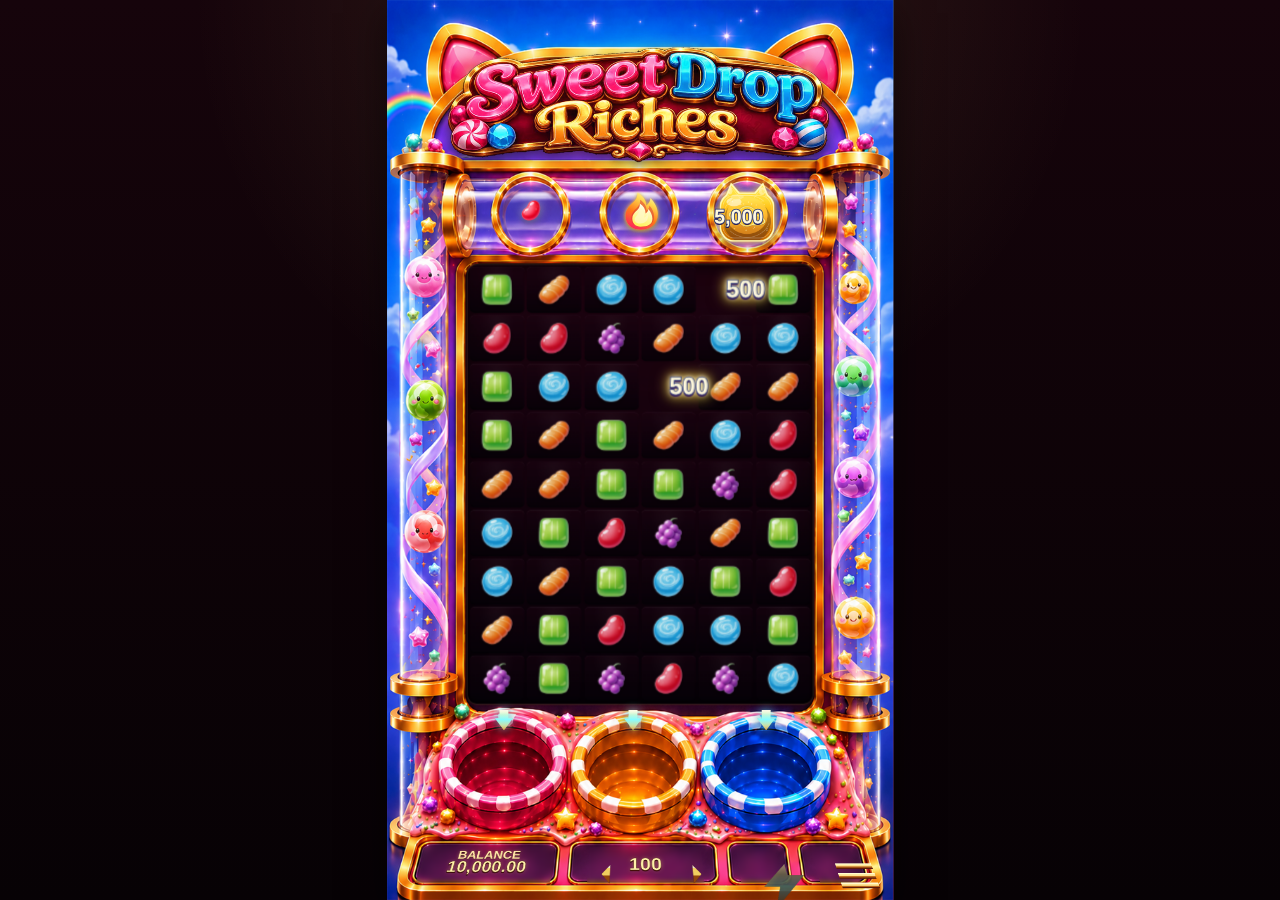
<file: index.html>
<!doctype html>
<html lang="zh-Hant">
  <head>
    <meta charset="utf-8" />
    <meta name="viewport" content="width=device-width, initial-scale=1, maximum-scale=1, viewport-fit=cover, user-scalable=no" />
    <title>Sweet Drop Riches Prototype</title>
    <script>
      (() => {
        try {
          const params = new URLSearchParams(window.location.search);
          const isiOS =
            /iP(hone|ad|od)/.test(navigator.userAgent) ||
            (navigator.platform === "MacIntel" && navigator.maxTouchPoints > 1);
          if (params.has("perf") || isiOS) {
            document.documentElement.classList.add("ios-performance");
          }
        } catch (error) {}
      })();
    </script>
    <link rel="stylesheet" href="styles.css?v=css-board-skin-20260616-210006" />
  </head>
  <body>
    <main class="stage">
      <div id="cabinetScale" class="cabinet-scale">
        <div class="cabinet-transform">
      <section class="phone machine-candy-cat" aria-label="Sweet Drop Riches prototype">
        <div class="ambient ambient-one"></div>
        <div class="ambient ambient-two"></div>

        <header class="topbar">
          <div class="brand" aria-label="Sweet Drop Riches">
            <img class="brand-logo" src="assets/ui/mobile/logo-sweet-drop-riches-mobile.png?v=mobile-assets-20260611-195335" alt="Sweet Drop Riches" />
          </div>
        </header>

        <div class="climax-stage" id="climaxStage" aria-hidden="true">
          <div class="climax-wheel-view">
            <div class="climax-wheel-rotor" id="climaxWheelRotor">
              <div class="climax-wheel-highlight" id="climaxWheelHighlight"></div>
              <img id="climaxWheelImage" data-src="assets/ui/mobile/climax-wheel-disc-mobile.png?v=wheel-lite-20260613-050918" alt="" />
              <div class="climax-wheel-labels" id="climaxWheelLabels"></div>
            </div>
          </div>
          <div class="climax-center-line" id="climaxCenterLine" aria-hidden="true"></div>
        </div>

        <div class="play-area">
          <canvas id="fxCanvas" class="fx-canvas" aria-hidden="true"></canvas>
          <div class="board-shell">
            <div class="board-bar">
              <div class="special-meter" aria-label="三階段事件進度">
                <div class="special-meter-copy">
                  <span>事件收集</span>
                  <strong id="specialMeterText">0/40</strong>
                </div>
                <div class="special-meter-track">
                  <i id="specialMeterFill"></i>
                  <span class="meter-mark meter-mark-1">9</span>
                  <span class="meter-mark meter-mark-2">21</span>
                  <span class="meter-mark meter-mark-3">40</span>
                </div>
                <div class="energy-hole-guides" aria-hidden="true">
                  <i class="energy-hole-guide energy-hole-guide-1"></i>
                  <i class="energy-hole-guide energy-hole-guide-2"></i>
                  <i class="energy-hole-guide energy-hole-guide-3"></i>
                </div>
                <div class="stage-slots" id="stageSlots" aria-label="三階段事件預覽">
                  <div class="event-socket active" id="specialMiniSlot" data-stage="1" aria-label="第一階段事件預覽">
                    <img id="miniSlotIcon" src="assets/symbols/candy-purple.png?v=normal-candy-scale-20260611-225819" alt="" />
                  </div>
                  <div class="event-socket" data-stage="2" aria-label="第二階段事件預覽">
                    <img src="assets/symbols/candy-blue.png?v=normal-candy-scale-20260611-225819" alt="" />
                  </div>
                  <div class="event-socket jackpot-stage" data-stage="3" aria-label="第三階段事件預覽">
                    <img src="assets/symbols/multiplier-relic-x50.png?v=multiplier-cats-20260616-112937" alt="" />
                  </div>
                </div>
                <div class="slot-status-circles" id="slotStatusCircles" aria-label="倍數收集狀態"></div>
              </div>
            </div>

            <div id="board" class="board" aria-label="6x9 糖果盤面"></div>

            <div class="drop-arrows" aria-hidden="true">
              <span></span><span></span><span></span>
            </div>

            <div id="slots" class="slots" aria-label="3 個倍數收集槽"></div>
          </div>

          <div id="winOverlay" class="win-overlay hidden" aria-live="polite">
            <div class="win-backdrop"></div>
            <div class="win-rays"></div>
            <div class="win-coins" aria-hidden="true">
              <i></i><i></i><i></i><i></i><i></i><i></i><i></i><i></i>
            </div>
            <div class="win-copy">
              <i class="win-crown"></i>
              <em>本步總贏分</em>
              <img id="winTitleArt" class="win-title-art" alt="MEGA WIN" loading="lazy" decoding="async" />
              <b id="winAmount">0.00</b>
              <span id="winLabel">MEGA WIN</span>
              <strong id="winMultiplier">20x</strong>
            </div>
          </div>

          <div id="statusText" class="status-text">清出通道，追高倍糖果</div>
          <div id="perfPanel" class="perf-panel hidden" aria-hidden="true"></div>
        </div>

        <footer class="hud">
          <div class="hud-panel">
            <span>BALANCE</span>
            <strong id="balance">10,000.00</strong>
          </div>
          <div class="bet-panel">
            <button id="betDown" type="button" title="降低 Bet" aria-label="降低 Bet">−</button>
            <div>
              <span>BET</span>
              <strong id="bet">100</strong>
            </div>
            <button id="betUp" type="button" title="提高 Bet" aria-label="提高 Bet">+</button>
          </div>
          <button
            class="icon-button"
            id="fastButton"
            type="button"
            title="切換快速解析"
            aria-label="切換快速解析"
            aria-pressed="false"
          >
            ▶▶
          </button>
          <button class="icon-button" id="menuButton" type="button" title="選單" aria-label="選單">
            ☰
          </button>
        </footer>

        <div id="menuPanel" class="menu-panel hidden" role="dialog" aria-label="選單">
          <div class="menu-head">
            <strong>Sweet Drop Riches</strong>
            <button id="closeMenu" type="button" aria-label="關閉">×</button>
          </div>
          <button id="soundMenuButton" type="button">音效開啟</button>
          <button id="specialOddsButton" type="button">特殊機率關閉</button>
        </div>
      </section>
        </div>
      </div>
    </main>

    <script src="script.js?v=css-board-skin-20260616-210006"></script>
  </body>
</html>
</file>
<file: styles.css>
:root {
  color-scheme: dark;
  --ink: #fff8ff;
  --muted: #cbb7ef;
  --panel: rgba(46, 22, 89, 0.82);
  --panel-strong: rgba(72, 27, 118, 0.94);
  --gold: #ffd55c;
  --hot: #ff4fc4;
  --cyan: #31c4ff;
  --green: #76f044;
  --red: #ff3f4a;
  --orange: #ff8c2c;
  --purple: #ba34ff;
  --blue: #2fb9ff;
  --cabinet: #1a0644;
  --cabinet-dark: #070522;
  --rim: #ffe083;
  --rim-deep: #9f5d16;
}

* {
  box-sizing: border-box;
}

html,
body {
  margin: 0;
  width: 100%;
  height: 100%;
  min-height: 100%;
  font-family: "Arial Black", "Microsoft JhengHei", Arial, sans-serif;
  -webkit-text-size-adjust: 100%;
  text-size-adjust: 100%;
  overflow: hidden;
  overscroll-behavior: none;
  touch-action: none;
}

body {
  font-family: "Arial Black", "Microsoft JhengHei", Arial, sans-serif;
  background:
    radial-gradient(circle at 15% 16%, rgba(255, 81, 190, 0.28), transparent 18rem),
    radial-gradient(circle at 84% 12%, rgba(255, 219, 92, 0.18), transparent 16rem),
    radial-gradient(circle at 52% 88%, rgba(43, 206, 255, 0.16), transparent 20rem),
    linear-gradient(160deg, #0f0529 0%, #101b42 52%, #05020f 100%);
  color: var(--ink);
  overflow: hidden;
  touch-action: none;
}

button {
  font: inherit;
  color: inherit;
  touch-action: manipulation;
}

.stage {
  min-height: 100dvh;
  display: grid;
  place-items: center;
  padding: 16px;
  touch-action: none;
}

.phone {
  position: relative;
  width: min(430px, 100%);
  height: min(100dvh, 920px);
  min-height: 0;
  display: flex;
  flex-direction: column;
  overflow: hidden;
  border: 2px solid rgba(255, 218, 103, 0.86);
  border-radius: 24px;
  background:
    radial-gradient(circle at 50% -8%, rgba(255, 225, 112, 0.4), transparent 9rem),
    radial-gradient(circle at 50% 25%, rgba(255, 66, 204, 0.18), transparent 16rem),
    linear-gradient(90deg, rgba(255, 212, 93, 0.16), transparent 8%, transparent 92%, rgba(255, 212, 93, 0.14)),
    linear-gradient(180deg, rgba(38, 12, 84, 0.95), rgba(8, 13, 43, 0.98)),
    var(--cabinet-dark);
  box-shadow:
    0 20px 70px rgba(0, 0, 0, 0.56),
    0 0 0 1px rgba(76, 225, 255, 0.28),
    inset 0 0 0 1px rgba(255, 255, 255, 0.13),
    inset 0 0 34px rgba(255, 79, 196, 0.18);
  -webkit-tap-highlight-color: transparent;
  -webkit-touch-callout: none;
  -webkit-user-select: none;
  touch-action: none;
  user-select: none;
}

.phone *,
.phone *::before,
.phone *::after {
  -webkit-tap-highlight-color: transparent;
  -webkit-touch-callout: none;
  -webkit-user-select: none;
  user-select: none;
}

.phone img {
  -webkit-user-drag: none;
  user-drag: none;
}

.phone::before {
  content: "";
  position: absolute;
  inset: 7px;
  pointer-events: none;
  border-radius: 19px;
  border: 1px solid rgba(73, 219, 255, 0.45);
  z-index: 3;
}

.phone::after {
  content: "";
  position: absolute;
  inset: 0 10px 82px;
  pointer-events: none;
  z-index: 1;
  background:
    radial-gradient(circle at 7% 28%, rgba(255, 255, 255, 0.12) 0 1px, transparent 2px),
    radial-gradient(circle at 92% 34%, rgba(255, 232, 118, 0.18) 0 1px, transparent 2px),
    linear-gradient(90deg, rgba(255, 210, 92, 0.13), transparent 10%, transparent 90%, rgba(255, 210, 92, 0.12));
  opacity: 0.75;
}

.phone.fx-bump {
  animation: screen-bump 330ms ease;
}

.phone.fx-pop {
  animation: screen-pop 300ms ease;
}

.phone.fx-blast {
  animation: screen-blast 460ms ease;
}

.phone.fx-jackpot {
  animation: screen-jackpot 780ms ease;
}

.phone.fx-blast::after,
.phone.fx-jackpot::after {
  background: url("assets/fx/screen-burst.png?v=fx-material-20260613-034625") center / 115% 115% no-repeat;
  opacity: 1;
}

.ambient {
  position: absolute;
  width: 160px;
  height: 160px;
  pointer-events: none;
  opacity: 0.46;
  filter: blur(28px);
}

.ambient-one {
  top: -42px;
  left: -28px;
  background: #ff56c7;
}

.ambient-two {
  right: -54px;
  bottom: 130px;
  background: #ffcf56;
}

.topbar {
  position: relative;
  z-index: 5;
  display: flex;
  justify-content: center;
  padding: 8px 13px 7px;
}

.brand {
  position: relative;
  display: grid;
  place-items: center;
  width: min(398px, 100%);
  padding: 0;
  border-radius: 0;
  isolation: isolate;
  filter:
    drop-shadow(0 7px 0 rgba(47, 6, 75, 0.78))
    drop-shadow(0 10px 14px rgba(0, 0, 0, 0.42))
    drop-shadow(0 0 18px rgba(255, 91, 206, 0.34));
}

.brand::before {
  content: "";
  position: absolute;
  pointer-events: none;
  z-index: -1;
  left: 50%;
  bottom: 6px;
  width: 72%;
  height: 24%;
  transform: translateX(-50%);
  border-radius: 999px;
  background: linear-gradient(180deg, rgba(255, 219, 91, 0.92), rgba(255, 77, 205, 0.68), rgba(75, 18, 124, 0.86));
  box-shadow:
    inset 0 1px 0 rgba(255, 255, 255, 0.28),
    0 2px 0 rgba(60, 8, 94, 0.86);
}

.brand-logo {
  display: block;
  width: 100%;
  height: auto;
  object-fit: contain;
  pointer-events: none;
  user-select: none;
}

.score-tile {
  min-width: 0;
  display: grid;
  align-content: center;
  justify-items: center;
  padding: 8px 5px;
  border-radius: 8px;
  background: linear-gradient(180deg, rgba(64, 29, 125, 0.96), rgba(35, 12, 68, 0.96));
  border: 1px solid rgba(255, 255, 255, 0.14);
  box-shadow: inset 0 1px 0 rgba(255, 255, 255, 0.18);
}

.score-tile span,
.hud-panel span,
.bet-panel span,
.board-bar span {
  color: var(--muted);
  font-size: 11px;
  font-weight: 800;
  line-height: 1;
}

.score-tile strong {
  margin-top: 5px;
  font-size: 18px;
  line-height: 1;
  white-space: nowrap;
}

.score-tile-hot {
  background: linear-gradient(180deg, rgba(255, 78, 192, 0.96), rgba(89, 17, 112, 0.96));
}

.score-tile-hot strong {
  color: var(--gold);
  text-shadow: 0 0 12px rgba(255, 213, 92, 0.75);
}

.play-area {
  position: relative;
  z-index: 4;
  flex: 1;
  min-height: 0;
  display: flex;
  flex-direction: column;
  padding: 2px 9px 5px;
  justify-content: flex-start;
}

.fx-canvas {
  position: absolute;
  inset: 0;
  z-index: 7;
  width: 100%;
  height: 100%;
  pointer-events: none;
  contain: strict;
}

.board-shell {
  position: relative;
  display: flex;
  flex-direction: column;
  align-items: center;
  min-height: 0;
  padding: 6px;
  border-radius: 12px;
  background:
    radial-gradient(circle at 50% 0%, rgba(255, 214, 102, 0.22), transparent 8rem),
    radial-gradient(circle at 50% 42%, rgba(255, 76, 205, 0.16), transparent 15rem),
    linear-gradient(90deg, rgba(255, 223, 119, 0.12), transparent 10%, transparent 90%, rgba(255, 223, 119, 0.12)),
    linear-gradient(180deg, rgba(60, 17, 120, 0.96), rgba(9, 23, 65, 0.98));
  border: 1px solid rgba(255, 222, 109, 0.72);
  box-shadow:
    inset 0 0 0 1px rgba(88, 220, 255, 0.26),
    inset 0 0 28px rgba(255, 79, 196, 0.16),
    0 12px 34px rgba(0, 0, 0, 0.44);
}

.board-shell::before,
.board-shell::after {
  content: "";
  position: absolute;
  top: 64px;
  bottom: 72px;
  width: 7px;
  pointer-events: none;
  border-radius: 999px;
  background: linear-gradient(180deg, transparent, rgba(255, 225, 117, 0.58) 12%, rgba(255, 78, 205, 0.16) 50%, rgba(80, 222, 255, 0.34) 88%, transparent);
  filter: blur(0.2px);
}

.board-shell::before {
  left: 7px;
}

.board-shell::after {
  right: 7px;
}

.board-bar {
  display: flex;
  align-items: center;
  justify-content: space-between;
  gap: 6px;
  min-height: 42px;
  padding: 0 2px 6px;
}

.board-bar strong {
  margin-left: 5px;
  color: var(--gold);
  font-size: 17px;
}

.slot-counter {
  min-width: 72px;
}

.special-meter {
  flex: 1;
  min-width: 0;
  display: grid;
  grid-template-columns: minmax(0, 1fr);
  grid-template-rows: 42px 9px auto;
  gap: 3px;
  align-items: end;
  padding: 5px 5px 5px 8px;
  border: 1px solid rgba(255, 225, 120, 0.64);
  border-radius: 10px;
  background:
    linear-gradient(90deg, rgba(255, 255, 255, 0.1), transparent 15%, transparent 85%, rgba(255, 238, 144, 0.1)),
    radial-gradient(circle at 100% 50%, rgba(255, 218, 92, 0.2), transparent 38%),
    linear-gradient(180deg, rgba(77, 28, 132, 0.96), rgba(22, 8, 54, 0.96));
  box-shadow:
    inset 0 1px 0 rgba(255, 255, 255, 0.22),
    inset 0 -4px 10px rgba(0, 0, 0, 0.26),
    0 0 16px rgba(127, 76, 255, 0.22);
}

.special-meter-copy {
  display: none;
}

.special-meter-copy strong {
  margin-left: 0;
  font-size: 13px;
}

.special-meter-track {
  position: relative;
  overflow: visible;
  height: 9px;
  border-radius: 999px;
  background: rgba(10, 8, 34, 0.88);
  box-shadow:
    inset 0 1px 3px rgba(0, 0, 0, 0.65),
    0 0 0 1px rgba(255, 255, 255, 0.08);
}

.special-meter-track::after {
  content: "";
  position: absolute;
  inset: 0;
  z-index: 2;
  pointer-events: none;
  background:
    linear-gradient(90deg, transparent calc(27.273% - 1px), rgba(255, 255, 255, 0.82) calc(27.273% - 1px) calc(27.273% + 1px), transparent calc(27.273% + 1px)),
    linear-gradient(90deg, transparent calc(63.636% - 1px), rgba(255, 255, 255, 0.82) calc(63.636% - 1px) calc(63.636% + 1px), transparent calc(63.636% + 1px));
}

.special-meter-track i {
  position: relative;
  z-index: 1;
  display: block;
  width: 0%;
  height: 100%;
  border-radius: inherit;
  background: linear-gradient(90deg, #46dcff, #e85bff, #ffd75a);
  box-shadow: 0 0 10px rgba(255, 222, 93, 0.62);
  transition: width 320ms ease;
}

.meter-mark {
  position: absolute;
  top: -18px;
  z-index: 3;
  min-width: 18px;
  transform: translateX(-50%);
  color: #fff8cf;
  font-size: 10px;
  line-height: 1;
  text-align: center;
  -webkit-text-stroke: 0.55px rgba(55, 24, 96, 0.95);
  text-shadow:
    0 1px 0 rgba(37, 13, 70, 0.9),
    0 0 7px rgba(255, 224, 91, 0.7);
  pointer-events: none;
}

.meter-mark-1 {
  left: 22.5%;
}

.meter-mark-2 {
  left: 52.5%;
}

.meter-mark-3 {
  left: 100%;
  transform: translateX(-100%);
}

.stage-slots {
  grid-row: 1;
  grid-column: 1;
  position: relative;
  height: 42px;
}

.mini-slot {
  position: relative;
  overflow: hidden;
  display: grid;
  place-items: center;
  width: 42px;
  height: 42px;
  border-radius: 8px;
  background:
    radial-gradient(circle at 50% 18%, rgba(255, 255, 255, 0.22), transparent 24%),
    linear-gradient(180deg, #301063, #11072d);
  border: 1px solid rgba(255, 227, 103, 0.68);
  box-shadow:
    inset 0 1px 0 rgba(255, 255, 255, 0.24),
    inset 0 -5px 10px rgba(0, 0, 0, 0.42),
    0 0 12px rgba(255, 208, 79, 0.34);
}

.stage-slot {
  position: absolute;
  bottom: 0;
  opacity: 1;
  transform: translateX(-50%) scale(1);
  transition: transform 180ms ease, opacity 180ms ease, box-shadow 180ms ease;
}

.stage-slot[data-stage="1"] {
  left: 16.667%;
}

.stage-slot[data-stage="2"] {
  left: 50%;
}

.stage-slot[data-stage="3"] {
  left: 83.333%;
}

.stage-slot.active {
  opacity: 1;
  transform: translateX(-50%) scale(1);
  box-shadow:
    inset 0 1px 0 rgba(255, 255, 255, 0.28),
    inset 0 -5px 10px rgba(0, 0, 0, 0.42),
    0 0 14px rgba(255, 217, 91, 0.58);
}

.stage-slot.complete {
  opacity: 1;
  border-color: rgba(126, 255, 147, 0.72);
}

.stage-slot.dimmed {
  opacity: 0.34;
  filter: grayscale(0.78) brightness(0.52);
  transform: translateX(-50%) scale(0.96);
}

.stage-slot.rolling {
  z-index: 3;
  opacity: 1;
  filter: none;
  animation: stage-slot-focus 620ms ease-in-out infinite alternate;
}

.stage-slot.jackpot-stage {
  border-color: rgba(255, 216, 91, 0.9);
  background:
    radial-gradient(circle at 50% 18%, rgba(255, 255, 255, 0.28), transparent 24%),
    linear-gradient(180deg, #4b135f, #160429);
}

.mini-slot::before {
  content: "";
  position: absolute;
  inset: -12px;
  background: conic-gradient(from 0deg, transparent 0 30deg, rgba(255, 225, 102, 0.72) 30deg 38deg, transparent 38deg 84deg);
  opacity: 0.42;
  animation: ray-spin 4.8s linear infinite;
}

.mini-slot img {
  position: relative;
  z-index: 1;
  width: 92%;
  height: 92%;
  object-fit: contain;
  filter:
    drop-shadow(0 0 7px rgba(255, 255, 255, 0.55))
    drop-shadow(0 4px 4px rgba(0, 0, 0, 0.4));
}

.mini-slot.rolling img {
  animation: mini-slot-roll 150ms steps(2, end) infinite;
}

.mini-slot.win {
  animation: mini-slot-win 680ms cubic-bezier(0.18, 1.22, 0.28, 1) both;
}

.stage-slot.win {
  animation: stage-slot-win 680ms cubic-bezier(0.18, 1.22, 0.28, 1) both;
}

.phone.event-pulse .mini-slot.win,
.mini-slot.win {
  box-shadow:
    inset 0 0 14px rgba(255, 245, 172, 0.42),
    0 0 22px rgba(255, 74, 211, 0.72),
    0 0 34px rgba(255, 206, 75, 0.5);
}

.phone.event-pulse .board-shell::after {
  opacity: 0.42;
  animation: event-shell-pulse 520ms ease-out both;
}

.mini-button,
.icon-button,
.bet-panel button,
.menu-panel button {
  border: 1px solid rgba(255, 255, 255, 0.18);
  background: linear-gradient(180deg, rgba(96, 52, 146, 0.92), rgba(42, 18, 78, 0.94));
  box-shadow:
    inset 0 1px 0 rgba(255, 255, 255, 0.18),
    0 4px 12px rgba(0, 0, 0, 0.26);
  cursor: pointer;
}

.mini-button {
  width: 30px;
  height: 30px;
  border-radius: 8px;
  color: #ffe77c;
  font-weight: 900;
}

.board {
  position: relative;
  flex: 0 0 auto;
  display: grid;
  grid-template-columns: repeat(6, minmax(0, 1fr));
  grid-template-rows: repeat(9, minmax(0, 1fr));
  gap: 3px;
  width: var(--board-width, 100%);
  aspect-ratio: 5 / 9;
  padding: 5px;
  border-radius: 10px;
  background:
    radial-gradient(circle at 50% 0%, rgba(92, 226, 255, 0.16), transparent 56%),
    linear-gradient(180deg, rgba(18, 39, 91, 0.98), rgba(17, 12, 57, 0.99));
  border: 1px solid rgba(101, 225, 255, 0.46);
  box-shadow:
    inset 0 1px 0 rgba(255, 255, 255, 0.14),
    inset 0 0 18px rgba(0, 0, 0, 0.38),
    0 0 20px rgba(56, 211, 255, 0.14);
  contain: layout paint style;
  touch-action: none;
}

.tile {
  position: relative;
  display: grid;
  place-items: center;
  min-width: 0;
  min-height: 0;
  padding: 0;
  border: 0;
  border-radius: 8px;
  background:
    radial-gradient(circle at 50% 18%, rgba(255, 255, 255, 0.07), transparent 42%),
    linear-gradient(180deg, rgba(28, 56, 118, 0.42), rgba(8, 12, 43, 0.72));
  box-shadow:
    inset 0 1px 0 rgba(255, 255, 255, 0.1),
    inset 0 -2px 0 rgba(0, 0, 0, 0.28),
    0 1px 0 rgba(82, 220, 255, 0.08);
  transition:
    transform 160ms ease,
    box-shadow 160ms ease;
  contain: paint;
  touch-action: none;
  user-select: none;
}

.tile:focus-visible {
  outline: 2px solid #fff17c;
  outline-offset: 1px;
}

.tile.selected {
  transform: translateY(-2px) scale(1.045);
  box-shadow:
    inset 0 0 18px rgba(255, 236, 130, 0.18),
    0 8px 18px rgba(0, 0, 0, 0.3),
    0 0 18px rgba(255, 230, 87, 0.62),
    0 0 28px rgba(255, 97, 211, 0.24);
}

.tile.dragging {
  z-index: 30;
  transform: translate(var(--drag-x, 0), var(--drag-y, 0)) scale(1.12);
  box-shadow:
    0 14px 26px rgba(0, 0, 0, 0.46),
    0 0 20px rgba(255, 230, 87, 0.68),
    0 0 34px rgba(255, 83, 208, 0.28);
}

.tile.drag-target {
  z-index: 12;
  transform: scale(0.94);
  box-shadow:
    inset 0 0 18px rgba(91, 224, 255, 0.22),
    0 0 16px rgba(73, 213, 255, 0.5);
}

.tile.invalid {
  animation: nudge 230ms ease;
}

.tile.clearing {
  animation: pop-clear 430ms cubic-bezier(0.12, 0.88, 0.22, 1.15) forwards;
}

.symbol-img {
  position: relative;
  z-index: 1;
  display: block;
  width: 100%;
  height: 100%;
  object-fit: contain;
  pointer-events: none;
  user-select: none;
}

.candy-img {
  width: 97%;
  height: 97%;
  filter:
    drop-shadow(0 5px 4px rgba(0, 0, 0, 0.3))
    saturate(0.96);
}

.special-img {
  width: 116%;
  height: 116%;
  z-index: 3;
  filter:
    drop-shadow(0 0 8px rgba(255, 255, 255, 0.52))
    drop-shadow(0 7px 5px rgba(0, 0, 0, 0.36));
  animation: special-float 2.2s ease-in-out infinite;
}

.phone.board-busy .special-img,
.phone.board-busy .tile.special-candy::before,
.phone.board-busy .tile.special-candy::after,
.phone.board-busy .tile.multiplier::before,
.phone.board-busy .tile.multiplier.value-100,
.phone.board-busy .tile.multiplier.tier-legend,
.phone.board-busy .tile.multiplier.tier-ultimate,
.phone.board-busy .tile.multiplier.value-100 .multiplier-gem,
.phone.board-busy .tile.multiplier.tier-legend .multiplier-gem,
.phone.board-busy .tile.multiplier.tier-ultimate .multiplier-gem {
  animation-play-state: paused;
}

.phone.board-busy .candy-img {
  filter: none;
}

.phone.board-busy .special-img {
  filter: drop-shadow(0 6px 4px rgba(0, 0, 0, 0.32));
}

.tile.special-candy {
  z-index: 3;
  overflow: visible;
}

.tile.special-candy::before,
.tile.special-candy::after {
  content: "";
  position: absolute;
  pointer-events: none;
  border-radius: 50%;
}

.tile.special-candy::before {
  inset: -8px;
  z-index: 0;
  background:
    radial-gradient(circle, rgba(255, 255, 255, 0.24), transparent 46%),
    conic-gradient(from 0deg, transparent 0 18deg, rgba(94, 222, 255, 0.54) 18deg 28deg, transparent 28deg 72deg);
  opacity: 0.52;
  animation: special-halo 2.6s ease-in-out infinite;
}

.tile.special-candy::after {
  inset: 4px;
  z-index: 2;
  background: radial-gradient(circle at 34% 20%, rgba(255, 255, 255, 0.55), transparent 18%);
  mix-blend-mode: screen;
  opacity: 0.42;
  animation: special-glint 1.7s ease-in-out infinite;
}

.tile.special-horizontal::before,
.tile.special-vertical::before {
  background:
    radial-gradient(circle, rgba(255, 255, 255, 0.24), transparent 46%),
    conic-gradient(from 0deg, transparent 0 18deg, rgba(255, 246, 139, 0.58) 18deg 30deg, transparent 30deg 72deg);
}

.tile.special-bomb::before {
  background:
    radial-gradient(circle, rgba(255, 219, 99, 0.22), transparent 44%),
    conic-gradient(from 0deg, transparent 0 22deg, rgba(255, 94, 54, 0.62) 22deg 34deg, transparent 34deg 80deg);
  animation-duration: 1.55s;
}

.tile.special-bomb .special-img {
  animation: special-bomb-idle 1.35s ease-in-out infinite;
}

.tile.special-colorbomb::before {
  background:
    radial-gradient(circle, rgba(255, 224, 80, 0.28), transparent 48%),
    conic-gradient(from 0deg, #ff4972, #ffe85c, #48f064, #3dcfff, #c94dff, #ff4972);
  opacity: 0.34;
  animation: ray-spin 4.2s linear infinite;
}

.tile.special-chocolate::before {
  background:
    radial-gradient(circle, rgba(255, 224, 80, 0.28), transparent 48%),
    conic-gradient(from 0deg, #ff4972, #ffe85c, #48f064, #3dcfff, #c94dff, #ff4972);
  opacity: 0.48;
  animation: ray-spin 3.2s linear infinite, special-halo 1.35s ease-in-out infinite;
}

.tile.special-chocolate .special-img {
  transform-origin: center;
  animation: chocolate-idle 1.35s ease-in-out infinite;
  filter:
    drop-shadow(0 6px 4px rgba(15, 3, 25, 0.58))
    drop-shadow(0 0 10px rgba(255, 216, 72, 0.64));
}

.tile.special-fish::before {
  background:
    radial-gradient(circle, rgba(72, 223, 255, 0.32), transparent 48%),
    conic-gradient(from 0deg, transparent 0 22deg, rgba(255, 98, 218, 0.58) 22deg 32deg, transparent 32deg 76deg);
}

.tile.special-fish .special-img {
  animation: fish-swim 1.85s ease-in-out infinite;
}

.tile.falling {
  animation: tile-fall 430ms cubic-bezier(0.16, 0.92, 0.28, 1.08) both;
  animation-delay: var(--fall-delay, 0ms);
}

.tile.reward-drop {
  z-index: 24;
  animation: reward-drop 620ms cubic-bezier(0.16, 1.22, 0.3, 1) both;
}

.tile.event-transform {
  z-index: 30;
  animation: event-transform 680ms cubic-bezier(0.14, 1.08, 0.24, 1) both;
}

.tile.event-transform::before {
  opacity: 0.72;
  background:
    radial-gradient(circle, rgba(255, 255, 255, 0.7), transparent 28%),
    conic-gradient(from 0deg, #ffe45d, #ff49d8, #36d8ff, #ffe45d);
  animation: ray-spin 680ms linear infinite;
}

.tile.special-spawn {
  z-index: 28;
  animation: special-spawn-pop 520ms cubic-bezier(0.14, 1.32, 0.26, 1) both;
}

.tile.sniper-target {
  z-index: 32;
  box-shadow:
    inset 0 0 0 2px rgba(255, 232, 82, 0.98),
    0 0 18px rgba(255, 68, 220, 0.86),
    0 0 28px rgba(58, 217, 255, 0.62);
  animation: sniper-lock 160ms ease-in-out infinite alternate;
}

.tile.sniper-target::after {
  content: "";
  position: absolute;
  z-index: 5;
  inset: -9px;
  border-radius: 50%;
  pointer-events: none;
  background:
    linear-gradient(#ffe95d, #ffe95d) 50% 0 / 5px 18px no-repeat,
    linear-gradient(#ffe95d, #ffe95d) 50% 100% / 5px 18px no-repeat,
    linear-gradient(90deg, #ffe95d, #ffe95d) 0 50% / 18px 5px no-repeat,
    linear-gradient(90deg, #ffe95d, #ffe95d) 100% 50% / 18px 5px no-repeat,
    radial-gradient(circle, transparent 0 38%, rgba(255, 68, 220, 0.25) 39% 48%, transparent 49%);
  filter: drop-shadow(0 0 8px rgba(255, 232, 82, 0.88));
}

.tile.flame-warning {
  z-index: 18;
  background: rgba(255, 72, 22, 0.24);
  box-shadow:
    inset 0 0 0 2px rgba(255, 108, 74, 0.58),
    0 0 14px rgba(255, 58, 47, 0.28);
}

.tile.flame-warning::before,
.tile.flame-final::before {
  content: "";
  position: absolute;
  z-index: 4;
  inset: -9%;
  border-radius: inherit;
  pointer-events: none;
  background: url("assets/fx/flame-cell.png?v=fx-material-20260613-034625") center / contain no-repeat;
  opacity: 0.86;
  transform-origin: 50% 92%;
  animation: flame-tongue 380ms ease-in-out infinite alternate;
}

.tile.flame-warning::after,
.tile.flame-final::after {
  display: none;
}

.tile.flame-final {
  z-index: 26;
  background: rgba(255, 126, 43, 0.44);
  box-shadow:
    inset 0 0 0 2px rgba(255, 226, 117, 0.86),
    0 0 22px rgba(255, 59, 42, 0.72);
  animation: flame-cell-hit 340ms ease-in-out infinite alternate;
}

.tile.flame-final.clearing {
  animation: flame-burn-clear 520ms cubic-bezier(0.1, 0.78, 0.2, 1) both;
  box-shadow:
    inset 0 0 0 2px rgba(255, 241, 118, 0.92),
    inset 0 0 24px rgba(255, 55, 19, 0.72),
    0 0 30px rgba(255, 76, 22, 0.88),
    0 0 48px rgba(255, 181, 55, 0.48);
}

.tile.flame-final.clearing .symbol-img {
  animation: flame-symbol-burn 520ms ease-out both;
  filter: brightness(1.18) saturate(1.18);
}

.tile.multiplier.flame-resisted {
  animation: flame-resist-shake 520ms cubic-bezier(0.18, 0.84, 0.24, 1) both;
  animation-play-state: running !important;
  box-shadow:
    0 0 0 3px rgba(255, 211, 94, 0.28),
    0 0 28px rgba(255, 74, 31, 0.74),
    inset 0 0 18px rgba(70, 13, 11, 0.7);
  filter: saturate(1.2) brightness(0.92);
}

.tile.multiplier.flame-resisted::after {
  inset: -4px;
  border-radius: 12px;
  border: 2px solid rgba(255, 112, 38, 0.88);
  background:
    linear-gradient(132deg, transparent 0 38%, rgba(255, 213, 89, 0.9) 39% 41%, transparent 42%),
    linear-gradient(42deg, transparent 0 55%, rgba(255, 95, 38, 0.8) 56% 58%, transparent 59%),
    radial-gradient(circle at 20% 82%, rgba(22, 7, 4, 0.7), transparent 18%),
    radial-gradient(circle at 78% 18%, rgba(68, 16, 5, 0.62), transparent 20%);
  filter: drop-shadow(0 0 10px rgba(255, 91, 35, 0.86));
}

.tile.multiplier-covered {
  visibility: hidden;
  pointer-events: none;
}

.tile.clearing,
.tile.falling,
.tile.reward-drop,
.tile.event-transform,
.tile.special-spawn,
.tile.multiplier.merged,
.particle,
.collect-energy,
.slot-energy,
.win-copy {
  will-change: transform, opacity;
}

.clear-burst,
.clear-sparks {
  position: absolute;
  inset: 50%;
  pointer-events: none;
  z-index: 3;
}

.clear-burst {
  width: 12px;
  height: 12px;
  margin: -6px;
  border-radius: 50%;
  background:
    radial-gradient(circle, rgba(255, 255, 255, 1) 0 16%, rgba(255, 232, 95, 0.95) 17% 34%, rgba(255, 82, 210, 0.68) 35% 58%, transparent 62%),
    conic-gradient(from 0deg, #fff8a8, #ff5fd8, #4ee5ff, #85ff63, #fff8a8);
  filter: drop-shadow(0 0 16px rgba(255, 236, 105, 0.9));
  animation: candy-burst 420ms ease-out forwards;
}

.clear-sparks {
  width: 5px;
  height: 5px;
  margin: -2px;
  border-radius: 50%;
  background: #fff8ad;
  box-shadow:
    -22px -14px 0 #ff6bd8,
    19px -17px 0 #4ee7ff,
    24px 10px 0 #ffef6e,
    -18px 16px 0 #82ff60,
    0 -25px 0 #fff,
    0 24px 0 #ff8a38;
  animation: candy-sparks 430ms ease-out forwards;
}

.candy-shape {
  position: relative;
  width: 80%;
  height: 80%;
  display: block;
  border-radius: 50%;
  filter:
    drop-shadow(0 7px 4px rgba(0, 0, 0, 0.34))
    saturate(1.08);
}

.candy-shape::before,
.candy-shape::after {
  content: "";
  position: absolute;
}

.candy-shape::before {
  inset: 6% 10% auto;
  height: 38%;
  border-radius: inherit;
  background: linear-gradient(180deg, rgba(255, 255, 255, 0.56), rgba(255, 255, 255, 0));
  opacity: 0.86;
}

.candy-shape::after {
  top: 11%;
  left: 16%;
  width: 34%;
  height: 18%;
  border-radius: 999px;
  background: rgba(255, 255, 255, 0.72);
  transform: rotate(-24deg);
  filter: blur(1px);
}

.candy-red .candy-shape {
  width: 82%;
  height: 58%;
  border-radius: 54% 46% 56% 44%;
  transform: rotate(-20deg);
  background:
    radial-gradient(ellipse at 32% 22%, rgba(255, 255, 255, 0.92), transparent 17%),
    radial-gradient(ellipse at 70% 78%, rgba(137, 0, 29, 0.5), transparent 30%),
    linear-gradient(145deg, #ff8a91 0%, #ff3150 48%, #b4052c 100%);
}

.candy-blue .candy-shape {
  border-radius: 50%;
  background:
    linear-gradient(0deg, transparent 34%, rgba(255, 255, 255, 0.82) 39%, rgba(178, 246, 255, 0.92) 50%, transparent 56%),
    radial-gradient(circle at 34% 22%, rgba(255, 255, 255, 0.9), transparent 16%),
    linear-gradient(145deg, #59e6ff 0%, #1598ff 56%, #0b47ba 100%);
}

.candy-green .candy-shape {
  width: 70%;
  height: 70%;
  border-radius: 24%;
  background:
    radial-gradient(circle at 34% 22%, rgba(255, 255, 255, 0.86), transparent 16%),
    radial-gradient(circle at 72% 76%, rgba(0, 104, 31, 0.48), transparent 32%),
    linear-gradient(145deg, #a4ff71 0%, #31de24 56%, #047d17 100%);
}

.candy-orange .candy-shape {
  width: 84%;
  height: 54%;
  border-radius: 999px;
  transform: rotate(13deg);
  background:
    radial-gradient(circle at 35% 24%, rgba(255, 255, 255, 0.88), transparent 16%),
    radial-gradient(ellipse at 72% 74%, rgba(167, 54, 0, 0.42), transparent 34%),
    linear-gradient(145deg, #ffd36b 0%, #ff8628 56%, #b93909 100%);
}

.candy-yellow .candy-shape {
  width: 66%;
  height: 82%;
  border-radius: 58% 58% 50% 50%;
  clip-path: polygon(50% 0, 84% 25%, 88% 69%, 50% 100%, 12% 69%, 16% 25%);
  background:
    radial-gradient(circle at 38% 24%, rgba(255, 255, 255, 0.92), transparent 16%),
    radial-gradient(circle at 68% 78%, rgba(178, 95, 0, 0.4), transparent 32%),
    linear-gradient(145deg, #fff68a 0%, #ffc936 54%, #c87900 100%);
}

.candy-purple .candy-shape {
  width: 18%;
  height: 18%;
  border-radius: 50%;
  background:
    radial-gradient(circle at 30% 25%, #fff, transparent 22%),
    linear-gradient(145deg, #f36aff, #9b18d2);
  box-shadow:
    -11px -9px 0 #cf39ff,
    0 -13px 0 #b21be2,
    11px -9px 0 #f05aff,
    -12px 5px 0 #a916d9,
    0 10px 0 #d830ff,
    12px 5px 0 #8e12c8,
    0 0 12px rgba(224, 54, 255, 0.72);
}

.special-candy .candy-shape {
  filter:
    drop-shadow(0 7px 4px rgba(0, 0, 0, 0.34))
    drop-shadow(0 0 10px rgba(255, 255, 255, 0.35))
    saturate(1.18);
}

.special-mark {
  position: absolute;
  inset: 12%;
  z-index: 2;
  pointer-events: none;
  opacity: 0;
}

.special-striped .special-mark {
  opacity: 0.95;
  border-radius: 999px;
  background:
    repeating-linear-gradient(135deg, transparent 0 7px, rgba(255, 255, 255, 0.78) 7px 11px, transparent 11px 18px);
  mix-blend-mode: screen;
  filter: drop-shadow(0 0 5px rgba(255, 255, 255, 0.75));
}

.special-sparkle .special-mark {
  opacity: 1;
  inset: 1%;
  border-radius: 50%;
  background:
    radial-gradient(circle at 50% 50%, rgba(255, 255, 255, 0.92) 0 7%, transparent 8%),
    conic-gradient(from 0deg, transparent 0 15deg, rgba(255, 246, 126, 0.88) 15deg 23deg, transparent 23deg 58deg, rgba(75, 232, 255, 0.8) 58deg 66deg, transparent 66deg 100deg);
  filter: drop-shadow(0 0 11px rgba(255, 240, 104, 0.8));
  animation: ray-spin 3.6s linear infinite;
}

.tile.multiplier {
  overflow: visible;
  z-index: 5;
  background:
    radial-gradient(circle at 50% 50%, rgba(255, 232, 98, 0.18), transparent 48%),
    rgba(10, 18, 55, 0.58);
  border: 0;
  box-shadow:
    inset 0 1px 0 rgba(255, 255, 255, 0.12),
    0 0 16px rgba(255, 200, 69, 0.28);
}

.tile.multiplier-size-1 {
  transform: scale(1.02);
}

.tile.multiplier-size-1::before {
  inset: -3px;
  opacity: 0.34;
}

.tile.multiplier-size-1::after {
  inset: 2px;
}

.tile.multiplier-size-1 .multiplier-core {
  width: 76%;
  height: 76%;
}

.tile.multiplier-size-1 .multiplier-gem {
  inset: 4px;
}

.tile.multiplier-size-2 {
  transform: scale(1.045);
}

.tile.multiplier::before,
.tile.multiplier::after {
  content: "";
  position: absolute;
  pointer-events: none;
}

.tile.multiplier::before {
  inset: -6px;
  border-radius: 50%;
  background:
    conic-gradient(from 0deg, transparent 0 18deg, rgba(255, 227, 99, 0.86) 18deg 30deg, transparent 30deg 72deg),
    radial-gradient(circle, rgba(255, 228, 101, 0.28), transparent 62%);
  opacity: 0.58;
  filter: drop-shadow(0 0 10px rgba(255, 220, 86, 0.65));
  animation: ray-spin 3.2s linear infinite;
}

.tile.multiplier::after {
  inset: 4px;
  border-radius: 50%;
  border: 2px solid rgba(255, 226, 111, 0.92);
  box-shadow:
    inset 0 2px 0 rgba(255, 255, 255, 0.62),
    inset 0 -8px 12px rgba(58, 8, 85, 0.36),
    0 0 12px rgba(255, 212, 79, 0.5);
}

.tile.multiplier .multiplier-core {
  position: relative;
  z-index: 1;
  overflow: visible;
  display: grid;
  place-items: center;
  width: 82%;
  height: 82%;
  border-radius: 50%;
  background:
    radial-gradient(circle at 32% 20%, rgba(255, 255, 255, 0.95), transparent 15%),
    radial-gradient(circle at 66% 78%, rgba(36, 0, 81, 0.42), transparent 34%),
    linear-gradient(150deg, #5ae3ff 0%, #1674ff 46%, #1a25a6 100%);
  color: #fff;
  font-size: 18px;
  font-weight: 900;
  line-height: 1;
  border: 2px solid rgba(255, 241, 142, 0.92);
  letter-spacing: 0;
  text-shadow:
    0 2px 0 #19226f,
    0 0 10px rgba(255, 255, 255, 0.6);
  box-shadow:
    inset 0 4px 4px rgba(255, 255, 255, 0.25),
    inset 0 -8px 12px rgba(0, 0, 0, 0.24),
    0 0 12px rgba(69, 213, 255, 0.6);
}

.multiplier-gem {
  position: absolute;
  z-index: 0;
  pointer-events: none;
  opacity: 0.88;
}

.tile.multiplier.value-5 .multiplier-core,
.tile.multiplier.value-10 .multiplier-core,
.tile.multiplier.tier-low .multiplier-core,
.tile.multiplier.tier-blue .multiplier-core {
  background:
    radial-gradient(circle at 32% 20%, rgba(255, 255, 255, 0.95), transparent 15%),
    linear-gradient(150deg, #5ae3ff 0%, #1674ff 48%, #192aa7 100%);
}

.tile.multiplier.value-5,
.tile.multiplier.tier-low {
  border-radius: 8px;
  transform: scale(1.02);
}

.tile.multiplier.value-5::before,
.tile.multiplier.tier-low::before {
  opacity: 0.34;
}

.tile.multiplier.value-5 .multiplier-core,
.tile.multiplier.tier-low .multiplier-core {
  width: 75%;
  height: 75%;
}

.tile.multiplier.value-5 .multiplier-gem,
.tile.multiplier.tier-low .multiplier-gem {
  inset: 8px;
  border-radius: 50%;
  border: 1px solid rgba(255, 255, 255, 0.34);
}

.tile.multiplier.value-10,
.tile.multiplier.tier-blue {
  transform: scale(1.04);
  box-shadow:
    0 0 18px rgba(69, 205, 255, 0.55),
    inset 0 1px 0 rgba(255, 255, 255, 0.12);
}

.tile.multiplier.value-10 .multiplier-core,
.tile.multiplier.tier-blue .multiplier-core {
  width: 78%;
  height: 78%;
  background:
    linear-gradient(0deg, transparent 40%, rgba(255, 255, 255, 0.66) 43%, rgba(255, 255, 255, 0.66) 51%, transparent 54%),
    radial-gradient(circle at 32% 20%, rgba(255, 255, 255, 0.95), transparent 15%),
    linear-gradient(150deg, #40dfff 0%, #0d58cd 54%, #1723a7 100%);
}

.tile.multiplier.value-10 .multiplier-gem,
.tile.multiplier.tier-blue .multiplier-gem {
  inset: 6px;
  border-radius: 50%;
  border: 2px dashed rgba(255, 255, 255, 0.34);
}

.tile.multiplier.value-20,
.tile.multiplier.tier-plus {
  transform: scale(1.08);
  background:
    radial-gradient(circle at 50% 50%, rgba(255, 96, 239, 0.22), transparent 52%),
    rgba(10, 18, 55, 0.58);
}

.tile.multiplier.value-20::before,
.tile.multiplier.value-30::before,
.tile.multiplier.value-50::before,
.tile.multiplier.value-100::before,
.tile.multiplier.tier-plus::before,
.tile.multiplier.tier-hot::before,
.tile.multiplier.tier-mega::before,
.tile.multiplier.tier-legend::before,
.tile.multiplier.tier-ultimate::before {
  animation: ray-spin 2.4s linear infinite, multiplier-aura 1.25s ease-in-out infinite;
}

.tile.multiplier.value-20 .multiplier-core,
.tile.multiplier.tier-plus .multiplier-core {
  width: 80%;
  height: 80%;
  background:
    radial-gradient(circle at 32% 20%, rgba(255, 255, 255, 0.95), transparent 15%),
    radial-gradient(circle at 68% 78%, rgba(58, 0, 95, 0.42), transparent 32%),
    linear-gradient(150deg, #ff7bff 0%, #b22cff 48%, #5414b5 100%);
  box-shadow:
    inset 0 4px 4px rgba(255, 255, 255, 0.25),
    inset 0 -8px 12px rgba(0, 0, 0, 0.24),
    0 0 15px rgba(212, 65, 255, 0.76);
}

.tile.multiplier.value-20 .multiplier-gem,
.tile.multiplier.tier-plus .multiplier-gem {
  left: 50%;
  top: 50%;
  width: 88%;
  height: 88%;
  border-radius: 6px;
  border: 1px solid rgba(255, 227, 105, 0.62);
  box-shadow:
    inset 0 0 10px rgba(255, 229, 88, 0.25),
    0 0 12px rgba(255, 112, 245, 0.42);
  transform: translate(-50%, -50%) rotate(45deg);
}

.tile.multiplier.value-30 .multiplier-core,
.tile.multiplier.tier-hot .multiplier-core {
  width: 82%;
  height: 82%;
  border-radius: 50%;
  background:
    radial-gradient(circle at 32% 20%, rgba(255, 255, 255, 0.95), transparent 15%),
    radial-gradient(circle at 68% 78%, rgba(110, 0, 19, 0.46), transparent 32%),
    linear-gradient(150deg, #ff9b52 0%, #ff3e50 48%, #9b0526 100%);
  box-shadow:
    inset 0 4px 4px rgba(255, 255, 255, 0.25),
    inset 0 -8px 12px rgba(0, 0, 0, 0.24),
    0 0 16px rgba(255, 80, 63, 0.78);
}

.tile.multiplier.value-30,
.tile.multiplier.tier-hot {
  transform: scale(1.1);
  box-shadow:
    0 0 20px rgba(255, 88, 69, 0.62),
    inset 0 1px 0 rgba(255, 255, 255, 0.12);
}

.tile.multiplier.value-30 .multiplier-gem,
.tile.multiplier.tier-hot .multiplier-gem {
  left: 50%;
  top: 50%;
  width: 92%;
  height: 86%;
  border-radius: 9px;
  background:
    linear-gradient(135deg, transparent 0 15%, rgba(255, 239, 140, 0.55) 16% 26%, transparent 27%),
    linear-gradient(225deg, transparent 0 15%, rgba(255, 239, 140, 0.5) 16% 26%, transparent 27%);
  filter: drop-shadow(0 0 10px rgba(255, 75, 65, 0.7));
  transform: translate(-50%, -50%);
}

.tile.multiplier.value-50 .multiplier-core,
.tile.multiplier.value-100 .multiplier-core,
.tile.multiplier.tier-mega .multiplier-core,
.tile.multiplier.tier-legend .multiplier-core,
.tile.multiplier.tier-ultimate .multiplier-core {
  background:
    radial-gradient(circle at 32% 20%, rgba(255, 255, 255, 0.95), transparent 15%),
    linear-gradient(150deg, #ffdf57 0%, #ff52ef 38%, #6414c7 100%);
}

.tile.multiplier.value-50,
.tile.multiplier.tier-mega {
  transform: scale(1.16);
  box-shadow:
    0 0 24px rgba(255, 87, 219, 0.78),
    0 0 12px rgba(255, 221, 88, 0.54),
    inset 0 1px 0 rgba(255, 255, 255, 0.12);
}

.tile.multiplier.value-50 .multiplier-core,
.tile.multiplier.tier-mega .multiplier-core {
  width: 86%;
  height: 86%;
  background:
    radial-gradient(circle at 50% 18%, rgba(255, 255, 255, 0.86), transparent 15%),
    linear-gradient(180deg, #ff75fb 0%, #8111c9 100%);
  font-size: 17px;
}

.tile.multiplier.value-50 .multiplier-gem,
.tile.multiplier.tier-mega .multiplier-gem {
  inset: -8px;
  border-radius: 8px;
  border: 2px solid rgba(255, 238, 144, 0.5);
  background: conic-gradient(from 18deg, rgba(255, 238, 144, 0.55) 0 12deg, transparent 12deg 42deg);
  box-shadow:
    0 0 18px rgba(255, 83, 222, 0.78),
    inset 0 0 16px rgba(255, 238, 144, 0.3);
}

.tile.multiplier.value-100,
.tile.multiplier.tier-legend,
.tile.multiplier.tier-ultimate {
  z-index: 2;
  transform: scale(1.22);
  animation: prize-pulse 1.8s ease-in-out infinite;
  box-shadow:
    0 0 30px rgba(255, 72, 225, 0.92),
    0 0 20px rgba(255, 219, 76, 0.82),
    0 0 0 3px rgba(255, 255, 255, 0.18),
    inset 0 1px 0 rgba(255, 255, 255, 0.12);
}

.tile.multiplier.tier-ultimate {
  transform: scale(1.26);
  box-shadow:
    0 0 36px rgba(255, 224, 80, 0.95),
    0 0 30px rgba(255, 72, 225, 0.9),
    0 0 0 4px rgba(255, 255, 255, 0.22),
    inset 0 1px 0 rgba(255, 255, 255, 0.12);
}

.tile.multiplier.value-100 .multiplier-core,
.tile.multiplier.tier-legend .multiplier-core,
.tile.multiplier.tier-ultimate .multiplier-core {
  width: 90%;
  height: 90%;
  border-radius: 50%;
  background:
    radial-gradient(circle at 32% 20%, rgba(255, 255, 255, 0.98), transparent 15%),
    radial-gradient(circle at 64% 78%, rgba(74, 0, 114, 0.46), transparent 32%),
    linear-gradient(150deg, #fff16b 0%, #ff6df6 34%, #6d16dc 100%);
  font-size: 13px;
  box-shadow:
    inset 0 4px 5px rgba(255, 255, 255, 0.32),
    inset 0 -9px 14px rgba(0, 0, 0, 0.24),
    0 0 20px rgba(255, 85, 230, 0.9);
}

.tile.multiplier.tier-ultimate .multiplier-core {
  background:
    radial-gradient(circle at 32% 20%, rgba(255, 255, 255, 1), transparent 15%),
    radial-gradient(circle at 64% 78%, rgba(96, 0, 118, 0.46), transparent 32%),
    linear-gradient(150deg, #fff883 0%, #ffad3f 24%, #ff4df1 52%, #5a18df 100%);
}

.tile.multiplier.merged {
  animation: merge-pop 620ms cubic-bezier(0.16, 1.2, 0.32, 1) both;
}

.tile.multiplier.value-100::before,
.tile.multiplier.tier-legend::before,
.tile.multiplier.tier-ultimate::before {
  inset: -12px;
  opacity: 0.9;
}

.tile.multiplier.value-100 .multiplier-gem,
.tile.multiplier.tier-legend .multiplier-gem,
.tile.multiplier.tier-ultimate .multiplier-gem {
  inset: -13px -9px;
  border-radius: 12px;
  background:
    radial-gradient(circle at 50% 0, rgba(255, 246, 147, 0.8), transparent 15%),
    conic-gradient(from 0deg, transparent 0 12deg, rgba(255, 238, 120, 0.68) 12deg 18deg, transparent 18deg 42deg);
  filter: drop-shadow(0 0 16px rgba(255, 235, 98, 0.86));
  animation: ray-spin 4s linear infinite;
}

.tile.multiplier {
  overflow: visible;
  background:
    radial-gradient(circle at 50% 50%, rgba(255, 229, 104, 0.13), transparent 54%),
    rgba(10, 18, 55, 0.54);
  box-shadow:
    inset 0 1px 0 rgba(255, 255, 255, 0.12),
    0 0 14px rgba(255, 205, 72, 0.24);
}

.tile.multiplier::before,
.tile.multiplier::after {
  display: none;
}

.tile.multiplier-size-1,
.tile.multiplier-size-2,
.tile.multiplier.value-5,
.tile.multiplier.value-10,
.tile.multiplier.value-20,
.tile.multiplier.value-30,
.tile.multiplier.value-50,
.tile.multiplier.value-100,
.tile.multiplier.tier-low,
.tile.multiplier.tier-blue,
.tile.multiplier.tier-plus,
.tile.multiplier.tier-hot,
.tile.multiplier.tier-mega,
.tile.multiplier.tier-legend,
.tile.multiplier.tier-ultimate {
  transform: none;
  animation: none;
}

.multiplier-symbol {
  --relic-main: #1b87ff;
  --relic-mid: #35d8ff;
  --relic-deep: #1626a8;
  --relic-glow: rgba(79, 209, 255, 0.75);
  --relic-scale: 1.04;
  --mark-scale: 1;
  position: absolute;
  inset: 50%;
  z-index: 6;
  width: 100%;
  height: 100%;
  pointer-events: none;
  transform: translate(-50%, -50%) scale(var(--relic-scale));
  filter:
    drop-shadow(0 0 8px rgba(255, 219, 88, 0.72))
    drop-shadow(0 7px 5px rgba(0, 0, 0, 0.2));
}

.tile.multiplier-size-1 .multiplier-symbol {
  --relic-scale: 0.94;
}

.tile.multiplier-size-2 .multiplier-symbol {
  --relic-scale: 1.08;
}

.tile.multiplier.edge-left .multiplier-symbol,
.tile.multiplier.edge-right .multiplier-symbol,
.tile.multiplier.edge-bottom .multiplier-symbol {
  --relic-scale: 0.98;
}

.tile.multiplier-size-1.edge-left .multiplier-symbol,
.tile.multiplier-size-1.edge-right .multiplier-symbol,
.tile.multiplier-size-1.edge-bottom .multiplier-symbol {
  --relic-scale: 0.9;
}

.multiplier-halo,
.multiplier-frame,
.multiplier-body,
.multiplier-glint {
  position: absolute;
  pointer-events: none;
}

.multiplier-halo {
  inset: 4%;
  border-radius: 50%;
  background: radial-gradient(circle, rgba(255, 232, 94, 0.52), transparent 63%);
  opacity: 0.5;
  animation: none;
}

.multiplier-art {
  position: absolute;
  inset: 50%;
  z-index: 4;
  display: block;
  width: 112%;
  height: 112%;
  object-fit: contain;
  pointer-events: none;
  user-select: none;
  transform: translate(-50%, -50%);
}

.tile.multiplier-size-1 .multiplier-art {
  width: 106%;
  height: 106%;
}

.tile.multiplier-size-2 .multiplier-art {
  width: 112%;
  height: 112%;
}

.multiplier-frame {
  inset: 5%;
  background:
    radial-gradient(circle at 50% 1%, #fff7c6 0 5%, transparent 6%),
    radial-gradient(circle at 50% 99%, #fff0a2 0 5%, transparent 6%),
    radial-gradient(circle at 7% 50%, #ffe17a 0 4%, transparent 5%),
    radial-gradient(circle at 93% 50%, #ffe17a 0 4%, transparent 5%),
    radial-gradient(circle at 32% 16%, rgba(255, 255, 255, 0.98), transparent 9%),
    linear-gradient(150deg, #fff5b7 0%, #ffd45d 20%, #f49a16 45%, #8f4706 70%, #fff0a2 100%);
  clip-path: circle(49% at 50% 50%);
  box-shadow:
    inset 0 3px 2px rgba(255, 255, 255, 0.45),
    inset 0 -5px 5px rgba(93, 42, 0, 0.35),
    0 0 16px rgba(255, 211, 74, 0.62);
}

.multiplier-body {
  inset: 20%;
  background:
    radial-gradient(circle at 31% 18%, rgba(255, 255, 255, 0.98), transparent 13%),
    radial-gradient(ellipse at 46% 13%, rgba(255, 255, 255, 0.5), transparent 21%),
    radial-gradient(circle at 66% 78%, rgba(24, 0, 72, 0.42), transparent 36%),
    linear-gradient(150deg, var(--relic-mid) 0%, var(--relic-main) 42%, var(--relic-deep) 100%);
  box-shadow:
    inset 0 4px 5px rgba(255, 255, 255, 0.32),
    inset 0 -9px 12px rgba(0, 0, 0, 0.22),
    0 0 12px var(--relic-glow);
  clip-path: circle(45% at 50% 50%);
}

.multiplier-mark {
  position: absolute;
  left: 50%;
  top: 61%;
  z-index: 8;
  color: #fff8da;
  font-weight: 1000;
  font-size: 34px;
  line-height: 1;
  letter-spacing: 0;
  transform: translate(-50%, -50%) scale(var(--mark-scale));
  -webkit-text-stroke: 2px #213277;
  text-shadow:
    0 3px 0 rgba(50, 21, 88, 0.9),
    0 0 7px rgba(255, 255, 255, 0.86),
    0 0 14px rgba(255, 221, 91, 0.86);
  animation: none;
  max-width: 92%;
  white-space: nowrap;
}

.multiplier-mark.score-length-4 { font-size: 30px; }
.multiplier-mark.score-length-5 { font-size: 24px; }
.multiplier-mark.score-length-6 { font-size: 20px; }

.tile.multiplier-size-1 .multiplier-mark {
  font-size: 22px;
  -webkit-text-stroke-width: 1.25px;
}

.tile.multiplier-size-1 .multiplier-mark.score-length-4 { font-size: 18px; }
.tile.multiplier-size-1 .multiplier-mark.score-length-5 { font-size: 14px; }
.tile.multiplier-size-1 .multiplier-mark.score-length-6 { font-size: 11px; }

.tile.multiplier.value-30 .multiplier-mark,
.tile.multiplier.value-50 .multiplier-mark,
.tile.multiplier.value-100 .multiplier-mark {
  font-size: 36px;
}

.tile.multiplier-size-1.value-30 .multiplier-mark,
.tile.multiplier-size-1.value-50 .multiplier-mark,
.tile.multiplier-size-1.value-100 .multiplier-mark {
  font-size: 22px;
}

.tile.multiplier.edge-left .multiplier-mark,
.tile.multiplier.edge-right .multiplier-mark,
.tile.multiplier.edge-bottom .multiplier-mark {
  font-size: 29px;
}

.tile.multiplier-size-1.edge-left .multiplier-mark,
.tile.multiplier-size-1.edge-right .multiplier-mark,
.tile.multiplier-size-1.edge-bottom .multiplier-mark {
  font-size: 19px;
}

.tile.multiplier .multiplier-mark.score-length-4 { font-size: 30px; }
.tile.multiplier .multiplier-mark.score-length-5 { font-size: 24px; }
.tile.multiplier .multiplier-mark.score-length-6 { font-size: 20px; }
.tile.multiplier-size-1 .multiplier-mark.score-length-4 { font-size: 18px; }
.tile.multiplier-size-1 .multiplier-mark.score-length-5 { font-size: 14px; }
.tile.multiplier-size-1 .multiplier-mark.score-length-6 { font-size: 11px; }

.multiplier-glint {
  z-index: 9;
  inset: 18% 24% auto 24%;
  height: 18%;
  border-radius: 999px;
  background: linear-gradient(90deg, transparent, rgba(255, 255, 255, 0.82), transparent);
  opacity: 0.42;
  transform: rotate(-18deg);
  animation: multiplier-glint-sweep 2.8s ease-in-out infinite;
}

.tile.multiplier.value-10 .multiplier-symbol {
  --relic-main: #46ee55;
  --relic-mid: #a7ff5b;
  --relic-deep: #08722a;
  --relic-glow: rgba(90, 255, 106, 0.72);
}

.tile.multiplier.value-10 .multiplier-frame,
.tile.multiplier.value-10 .multiplier-body {
  clip-path: polygon(50% 0%, 89% 16%, 79% 75%, 50% 100%, 21% 75%, 11% 16%);
}

.tile.multiplier.value-20 .multiplier-symbol {
  --relic-main: #e66cff;
  --relic-mid: #ff93ff;
  --relic-deep: #5b14bf;
  --relic-glow: rgba(224, 96, 255, 0.76);
}

.tile.multiplier.value-20 .multiplier-frame,
.tile.multiplier.value-20 .multiplier-body {
  clip-path: polygon(50% 0%, 91% 23%, 91% 73%, 50% 100%, 9% 73%, 9% 23%);
}

.tile.multiplier.value-30 .multiplier-symbol {
  --relic-main: #ff553e;
  --relic-mid: #ffaf47;
  --relic-deep: #941324;
  --relic-glow: rgba(255, 88, 58, 0.82);
  --relic-scale: 1.06;
}

.tile.multiplier.value-30 .multiplier-frame,
.tile.multiplier.value-30 .multiplier-body {
  clip-path: polygon(50% 0%, 63% 17%, 87% 11%, 78% 38%, 98% 53%, 74% 64%, 72% 94%, 50% 80%, 28% 94%, 26% 64%, 2% 53%, 22% 38%, 13% 11%, 37% 17%);
}

.tile.multiplier.value-50 .multiplier-symbol {
  --relic-main: #40e6ff;
  --relic-mid: #9df9ff;
  --relic-deep: #1261c9;
  --relic-glow: rgba(72, 229, 255, 0.86);
  --relic-scale: 1.08;
  --mark-scale: 1.02;
}

.tile.multiplier.value-50 .multiplier-frame,
.tile.multiplier.value-50 .multiplier-body {
  clip-path: polygon(50% 0%, 63% 31%, 100% 17%, 76% 50%, 100% 83%, 63% 69%, 50% 100%, 37% 69%, 0% 83%, 24% 50%, 0% 17%, 37% 31%);
}

.tile.multiplier.value-100 .multiplier-symbol,
.tile.multiplier.tier-legend .multiplier-symbol,
.tile.multiplier.tier-ultimate .multiplier-symbol {
  --relic-main: #ff67ed;
  --relic-mid: #ffb3ff;
  --relic-deep: #5d15ce;
  --relic-glow: rgba(255, 96, 238, 0.92);
  --relic-scale: 1.1;
  --mark-scale: 1.04;
}

.tile.multiplier.value-100 .multiplier-frame,
.tile.multiplier.value-100 .multiplier-body,
.tile.multiplier.tier-legend .multiplier-frame,
.tile.multiplier.tier-legend .multiplier-body,
.tile.multiplier.tier-ultimate .multiplier-frame,
.tile.multiplier.tier-ultimate .multiplier-body {
  clip-path: polygon(9% 40%, 24% 31%, 29% 6%, 42% 26%, 50% 2%, 58% 26%, 71% 6%, 76% 31%, 91% 40%, 82% 92%, 18% 92%);
}

.tile.multiplier.value-100 .multiplier-mark,
.tile.multiplier.tier-legend .multiplier-mark,
.tile.multiplier.tier-ultimate .multiplier-mark {
  font-size: 29px;
}

.tile.multiplier-size-1.value-100 .multiplier-mark,
.tile.multiplier-size-1.tier-legend .multiplier-mark,
.tile.multiplier-size-1.tier-ultimate .multiplier-mark {
  font-size: 17px;
}

.tile.multiplier.value-200 .multiplier-mark,
.tile.multiplier-size-2.value-200 .multiplier-mark {
  font-size: 27px;
  --mark-scale: 0.92;
}

.tile.multiplier-size-1.value-200 .multiplier-mark {
  font-size: 16px;
  --mark-scale: 0.9;
}

.mini-slot.multiplier-preview img {
  opacity: 1;
  width: 108%;
  height: 108%;
  object-fit: contain;
  filter:
    drop-shadow(0 0 7px rgba(255, 221, 88, 0.72))
    drop-shadow(0 4px 3px rgba(0, 0, 0, 0.32));
}

.mini-slot.multiplier-preview::after {
  content: attr(data-value);
  position: absolute;
  inset: 0;
  z-index: 3;
  display: grid;
  place-items: center;
  border-radius: 0;
  color: #fff8d9;
  font-size: 11px;
  font-weight: 1000;
  letter-spacing: 0;
  -webkit-text-stroke: 1px #263577;
  text-shadow: 0 1px 0 #21114b, 0 0 8px rgba(255, 225, 88, 0.78);
  background: none;
  border: 0;
  box-shadow: none;
}

.tile.dragging {
  transform: translate(var(--drag-x, 0), var(--drag-y, 0)) scale(1.12) !important;
}

.tile.drag-target {
  transform: scale(0.94) !important;
}

.drop-arrows,
.slots {
  display: grid;
  grid-template-columns: repeat(3, minmax(0, 1fr));
  gap: 8px;
  width: var(--board-width, 100%);
}

.drop-arrows {
  height: 26px;
  align-items: end;
  padding: 1px 4px 0;
}

.drop-arrows span {
  position: relative;
  height: 26px;
}

.drop-arrows span::before {
  content: "";
  position: absolute;
  left: 50%;
  top: 1px;
  width: 9px;
  height: 16px;
  transform: translateX(-50%);
  border-radius: 999px;
  background: linear-gradient(180deg, #fffde0, #ffc14e 54%, #ff7b30);
  box-shadow:
    0 0 11px rgba(255, 190, 61, 0.86),
    0 0 18px rgba(255, 93, 202, 0.22);
}

.drop-arrows span::after {
  content: "";
  position: absolute;
  left: 50%;
  bottom: 0;
  width: 0;
  height: 0;
  transform: translateX(-50%);
  border-left: 10px solid transparent;
  border-right: 10px solid transparent;
  border-top: 12px solid #ffe17a;
  filter:
    drop-shadow(0 0 7px rgba(255, 174, 45, 0.9))
    drop-shadow(0 2px 0 rgba(91, 36, 11, 0.45));
}

.slots {
  height: 52px;
  padding: 0 4px 1px;
}

.slot {
  position: relative;
  display: grid;
  place-items: center;
  overflow: visible;
  border-radius: 9px;
  border: 2px solid rgba(255, 217, 96, 0.74);
  background:
    radial-gradient(ellipse at 50% 8%, rgba(120, 231, 255, 0.24), transparent 34%),
    linear-gradient(180deg, rgba(36, 86, 154, 0.38), transparent 38%),
    linear-gradient(180deg, #0d2a62 0%, #050713 82%);
  box-shadow:
    inset 0 2px 0 rgba(255, 255, 255, 0.24),
    inset 0 -11px 16px rgba(0, 0, 0, 0.66),
    0 0 0 1px rgba(122, 58, 10, 0.8);
}

.slot-countdown {
  position: absolute;
  inset: -4px;
  z-index: 2;
  pointer-events: none;
}

.slot:not(.filled) .slot-countdown {
  display: none;
}

.slot-countdown i {
  position: absolute;
  opacity: 0;
  background: transparent;
  box-shadow: none;
}

.slot-countdown i.on {
  opacity: 1;
  background: linear-gradient(90deg, #ffd4b8, #ff3b37 52%, #b90023);
  box-shadow:
    0 0 8px rgba(255, 57, 50, 0.95),
    0 0 17px rgba(255, 10, 58, 0.48),
    0 0 26px rgba(255, 68, 20, 0.22);
}

.slot-countdown i:nth-child(1),
.slot-countdown i:nth-child(2),
.slot-countdown i:nth-child(3),
.slot-countdown i:nth-child(6),
.slot-countdown i:nth-child(7),
.slot-countdown i:nth-child(8) {
  height: 3px;
  border-radius: 3px;
}

.slot-countdown i:nth-child(4),
.slot-countdown i:nth-child(5),
.slot-countdown i:nth-child(9),
.slot-countdown i:nth-child(10) {
  width: 3px;
  border-radius: 3px;
}

.slot-countdown i:nth-child(1) { left: 5px; top: 0; width: 27%; }
.slot-countdown i:nth-child(2) { left: 36.5%; top: 0; width: 27%; }
.slot-countdown i:nth-child(3) { right: 5px; top: 0; width: 27%; }
.slot-countdown i:nth-child(4) { right: 0; top: 5px; height: 38%; }
.slot-countdown i:nth-child(5) { right: 0; bottom: 5px; height: 38%; }
.slot-countdown i:nth-child(6) { right: 5px; bottom: 0; width: 27%; }
.slot-countdown i:nth-child(7) { left: 36.5%; bottom: 0; width: 27%; }
.slot-countdown i:nth-child(8) { left: 5px; bottom: 0; width: 27%; }
.slot-countdown i:nth-child(9) { left: 0; bottom: 5px; height: 38%; }
.slot-countdown i:nth-child(10) { left: 0; top: 5px; height: 38%; }

.slot.flash .slot-countdown i.on {
  animation: slot-segment-charge 780ms ease-out both;
}

.slot.flash .slot-countdown i:nth-child(1) { animation-delay: 0ms; }
.slot.flash .slot-countdown i:nth-child(2) { animation-delay: 55ms; }
.slot.flash .slot-countdown i:nth-child(3) { animation-delay: 110ms; }
.slot.flash .slot-countdown i:nth-child(4) { animation-delay: 165ms; }
.slot.flash .slot-countdown i:nth-child(5) { animation-delay: 220ms; }
.slot.flash .slot-countdown i:nth-child(6) { animation-delay: 275ms; }
.slot.flash .slot-countdown i:nth-child(7) { animation-delay: 330ms; }
.slot.flash .slot-countdown i:nth-child(8) { animation-delay: 385ms; }
.slot.flash .slot-countdown i:nth-child(9) { animation-delay: 440ms; }
.slot.flash .slot-countdown i:nth-child(10) { animation-delay: 495ms; }
 
.slot-symbol {
  position: relative;
  z-index: 1;
  display: grid;
  place-items: center;
  width: 52px;
  height: 52px;
}

.slot-symbol img {
  width: 100%;
  height: 100%;
  object-fit: contain;
  filter:
    drop-shadow(0 0 7px rgba(255, 219, 88, 0.72))
    drop-shadow(0 5px 4px rgba(0, 0, 0, 0.32));
}

.slot strong {
  position: absolute;
  z-index: 2;
  color: #fff7d8;
  font-size: 19px;
  line-height: 1;
  -webkit-text-stroke: 1.25px #1f2e75;
  text-shadow:
    0 2px 0 #112d74,
    0 0 8px rgba(255, 255, 255, 0.8),
    0 0 10px rgba(255, 221, 90, 0.72);
}

.slot.flash {
  overflow: visible;
  animation: slot-flash 460ms cubic-bezier(0.16, 1.08, 0.28, 1), slot-charge 520ms ease;
}

.slot.flash::before {
  display: none;
}

.slot.flash strong {
  z-index: 2;
  animation: slot-value-pop 520ms cubic-bezier(0.16, 1.16, 0.24, 1) both;
}

.slot.filled {
  border-color: transparent;
  box-shadow:
    inset 0 -9px 14px rgba(0, 0, 0, 0.56),
    0 0 15px rgba(255, 34, 58, 0.44);
}

.slot.filled strong {
  color: #fffbe8;
}

.slot.jackpot-slot {
  border-color: transparent;
}

.slot.flash.jackpot-slot {
  animation: slot-flash 560ms ease, jackpot-slot 680ms ease;
}

.slot.flash.jackpot-slot::before {
  display: none;
}

.status-text {
  min-height: 36px;
  display: grid;
  place-items: center;
  padding: 7px 10px 0;
  color: #fff3c9;
  font-size: 13px;
  font-weight: 800;
  text-align: center;
  text-shadow: 0 0 12px rgba(255, 188, 60, 0.58);
}

.perf-panel {
  position: absolute;
  left: 10px;
  right: 10px;
  bottom: 86px;
  z-index: 40;
  max-height: 42%;
  overflow: auto;
  padding: 8px 9px;
  border: 1px solid rgba(97, 232, 255, 0.55);
  border-radius: 8px;
  background: rgba(4, 7, 23, 0.86);
  color: #dffaff;
  font-family: "Arial Black", "Microsoft JhengHei", Arial, sans-serif;
  font-size: 10px;
  line-height: 1.35;
  white-space: pre-wrap;
  pointer-events: none;
  box-shadow: 0 0 18px rgba(38, 219, 255, 0.22);
}

.hud {
  position: relative;
  z-index: 6;
  display: grid;
  grid-template-columns: 1.45fr 1.45fr 56px 56px;
  gap: 7px;
  padding: 8px 14px 14px;
  align-items: stretch;
  background:
    linear-gradient(180deg, rgba(255, 214, 95, 0.08), transparent 18%),
    linear-gradient(180deg, rgba(29, 8, 65, 0), rgba(8, 4, 26, 0.54));
}

.hud-panel,
.bet-panel,
.icon-button {
  min-height: 58px;
  border-radius: 10px;
  background:
    radial-gradient(circle at 50% 0%, rgba(255, 255, 255, 0.14), transparent 32%),
    linear-gradient(180deg, rgba(94, 38, 156, 0.98), rgba(27, 9, 58, 0.98));
  border: 1px solid rgba(255, 211, 103, 0.42);
  box-shadow:
    inset 0 1px 0 rgba(255, 255, 255, 0.24),
    inset 0 -5px 10px rgba(0, 0, 0, 0.34),
    0 8px 18px rgba(0, 0, 0, 0.32),
    0 0 0 1px rgba(92, 44, 168, 0.72);
}

.hud-panel,
.bet-panel div {
  display: grid;
  align-content: center;
  justify-items: center;
}

.hud-panel strong,
.bet-panel strong {
  margin-top: 4px;
  color: #fff8ef;
  font-size: 22px;
  line-height: 1;
  text-shadow:
    0 2px 0 rgba(65, 20, 90, 0.9),
    0 0 10px rgba(255, 226, 107, 0.36);
}

.bet-panel {
  display: grid;
  grid-template-columns: 38px minmax(0, 1fr) 38px;
  align-items: center;
  padding: 6px;
}

.bet-panel button {
  width: 34px;
  height: 34px;
  padding: 0;
  border-radius: 50%;
  color: #fff7d6;
  font-size: 26px;
  line-height: 1;
  background:
    radial-gradient(circle at 35% 22%, rgba(255, 255, 255, 0.28), transparent 28%),
    linear-gradient(180deg, rgba(113, 61, 171, 0.98), rgba(45, 18, 82, 0.98));
  border-color: rgba(255, 224, 122, 0.28);
}

.icon-button {
  display: grid;
  place-items: center;
  padding: 0;
  color: #fff5cf;
  font-size: 22px;
  font-weight: 900;
  background:
    radial-gradient(circle at 35% 20%, rgba(255, 255, 255, 0.18), transparent 28%),
    linear-gradient(180deg, #7a35b4, #2a1158);
  border-color: rgba(255, 225, 118, 0.44);
}

.icon-button[aria-pressed="true"] {
  color: #111225;
  background: linear-gradient(180deg, #fff07c, #ff9b34);
}

.menu-panel {
  position: absolute;
  right: 18px;
  bottom: 88px;
  z-index: 10;
  width: min(258px, calc(100% - 36px));
  display: grid;
  gap: 8px;
  padding: 12px;
  border-radius: 8px;
  background: rgba(28, 9, 55, 0.96);
  border: 1px solid rgba(255, 255, 255, 0.2);
  box-shadow: 0 18px 38px rgba(0, 0, 0, 0.48);
}

.menu-head {
  display: flex;
  align-items: center;
  justify-content: space-between;
  gap: 10px;
  color: #ffe36f;
}

.menu-head button,
.menu-panel button {
  min-height: 40px;
  border-radius: 8px;
}

.menu-head button {
  width: 34px;
  min-height: 34px;
  padding: 0;
  font-size: 24px;
}

.menu-panel > button {
  color: #fff8ff;
  font-weight: 800;
}

.hidden {
  display: none !important;
}

.win-overlay {
  position: absolute;
  inset: 0;
  z-index: 8;
  display: grid;
  place-items: center;
  pointer-events: none;
  overflow: hidden;
  perspective: 720px;
}

.win-backdrop {
  position: absolute;
  inset: 0;
  background:
    radial-gradient(circle at 50% 42%, rgba(255, 219, 83, 0.32), transparent 22%),
    radial-gradient(circle at 50% 58%, rgba(255, 42, 220, 0.22), transparent 34%),
    rgba(8, 2, 28, 0.42);
  animation: win-backdrop-in 360ms ease both;
}

.win-rays {
  position: absolute;
  width: 350px;
  height: 350px;
  border-radius: 50%;
  background:
    repeating-conic-gradient(from 0deg, rgba(255, 222, 72, 0.82) 0deg 8deg, rgba(255, 93, 218, 0.1) 8deg 17deg),
    radial-gradient(circle, rgba(255, 255, 255, 0.86), rgba(255, 207, 45, 0.2) 42%, transparent 66%);
  animation: ray-spin 1.15s linear infinite, win-rays-in 520ms ease both;
  opacity: 0.86;
}

.win-coins {
  position: absolute;
  inset: 0;
  z-index: 1;
  overflow: hidden;
}

.win-coins i {
  position: absolute;
  left: calc(10% + var(--i, 0) * 10%);
  bottom: -34px;
  width: 26px;
  height: 26px;
  border-radius: 50%;
  background:
    radial-gradient(circle at 35% 24%, #fff8ba 0 16%, transparent 17%),
    linear-gradient(135deg, #fff170, #ffb02e 50%, #9d4d08);
  border: 2px solid #fff2a4;
  box-shadow: 0 0 14px rgba(255, 220, 82, 0.72);
  animation: win-coin-rise 980ms ease-out both;
}

.win-coins i:nth-child(1) { --i: 0; animation-delay: 20ms; }
.win-coins i:nth-child(2) { --i: 1; animation-delay: 120ms; }
.win-coins i:nth-child(3) { --i: 2; animation-delay: 70ms; }
.win-coins i:nth-child(4) { --i: 3; animation-delay: 180ms; }
.win-coins i:nth-child(5) { --i: 4; animation-delay: 40ms; }
.win-coins i:nth-child(6) { --i: 5; animation-delay: 150ms; }
.win-coins i:nth-child(7) { --i: 6; animation-delay: 90ms; }
.win-coins i:nth-child(8) { --i: 7; animation-delay: 210ms; }
}

.win-copy {
  position: relative;
  z-index: 2;
  min-width: min(352px, 92%);
  padding: 26px 18px 24px;
  display: grid;
  justify-items: center;
  border-radius: 12px;
  border: 3px solid #ffe889;
  background:
    linear-gradient(180deg, rgba(255, 247, 173, 0.34), transparent 24%),
    radial-gradient(circle at 50% 8%, rgba(255, 255, 255, 0.72), transparent 18%),
    linear-gradient(180deg, #ff4ee6 0%, #a82ee2 42%, #3c087d 100%);
  box-shadow:
    0 0 38px rgba(255, 70, 220, 0.78),
    0 0 24px rgba(255, 226, 90, 0.7),
    0 24px 46px rgba(0, 0, 0, 0.6),
    inset 0 0 0 2px rgba(255, 255, 255, 0.18);
  transform: rotate(-3deg);
  animation: win-card-in 860ms cubic-bezier(0.16, 1.2, 0.28, 1) both;
  text-align: center;
}

.win-copy::before,
.win-copy::after {
  content: "";
  position: absolute;
  pointer-events: none;
}

.win-copy::before {
  inset: -12px;
  border-radius: 16px;
  border: 2px solid rgba(255, 246, 171, 0.58);
  box-shadow: inset 0 0 18px rgba(255, 244, 151, 0.3);
}

.win-copy::after {
  left: 8%;
  right: 8%;
  top: 8px;
  height: 28px;
  border-radius: 50%;
  background: linear-gradient(90deg, transparent, rgba(255, 255, 255, 0.58), transparent);
  mix-blend-mode: screen;
}

.win-crown {
  position: absolute;
  top: -24px;
  width: 92px;
  height: 38px;
  background:
    radial-gradient(circle at 50% 8%, #fff 0 8%, transparent 9%),
    linear-gradient(145deg, transparent 0 18%, #ffd84f 19% 34%, transparent 35%),
    linear-gradient(215deg, transparent 0 18%, #ffd84f 19% 34%, transparent 35%),
    linear-gradient(180deg, #fff07e, #f2a51f);
  clip-path: polygon(0 100%, 8% 28%, 28% 68%, 50% 0, 72% 68%, 92% 28%, 100% 100%);
  filter: drop-shadow(0 0 10px rgba(255, 226, 82, 0.8));
}

.win-copy em {
  position: relative;
  z-index: 1;
  color: #fff3a8;
  font-size: 15px;
  font-style: normal;
  font-weight: 900;
  text-shadow: 0 2px 0 #6f224f;
}

.win-copy b {
  position: relative;
  z-index: 1;
  margin: 6px 0 10px;
  color: #fff7a8;
  font-size: 46px;
  line-height: 0.95;
  text-shadow:
    0 3px 0 #8f3319,
    0 0 20px rgba(255, 214, 75, 0.92);
}

.win-copy span,
.win-copy strong {
  position: relative;
  z-index: 1;
  font-weight: 900;
  line-height: 0.92;
  text-transform: uppercase;
  color: #ffed55;
  -webkit-text-stroke: 2px #75108f;
  text-shadow:
    0 4px 0 #4f0871,
    0 10px 18px rgba(0, 0, 0, 0.42),
    0 0 22px rgba(255, 91, 219, 0.82);
}

.win-copy span {
  font-size: 56px;
}

.win-copy strong {
  margin-top: 10px;
  font-size: 62px;
}

/* PG-style mobile win logo: centered text mark, no full-width card. */
.win-overlay {
  place-items: center;
  padding: 0 18px;
}

.win-backdrop {
  background:
    radial-gradient(circle at 50% 48%, rgba(255, 225, 84, 0.18), transparent 24%),
    rgba(5, 2, 22, 0.46);
}

.win-rays {
  z-index: 0;
  width: min(74vw, 330px);
  height: min(74vw, 330px);
  opacity: 0.46;
  background:
    repeating-conic-gradient(from 0deg, rgba(255, 222, 72, 0.5) 0deg 7deg, rgba(255, 93, 218, 0.04) 7deg 18deg),
    radial-gradient(circle, rgba(255, 244, 159, 0.34), transparent 62%);
}

.win-coins {
  z-index: 1;
}

.win-coins i {
  animation-duration: 920ms;
  animation-iteration-count: 3;
}

.win-copy {
  z-index: 2;
  display: flex;
  width: min(82vw, 360px);
  min-width: 0;
  max-width: 360px;
  padding: 0;
  align-items: center;
  justify-content: center;
  border: 0;
  border-radius: 0;
  background: none;
  box-shadow: none;
  transform: none;
  animation: win-logo-in 620ms cubic-bezier(0.16, 1.14, 0.28, 1) both;
}

.win-copy::before,
.win-copy::after,
.win-crown,
.win-copy em {
  display: none;
}

.win-copy span,
.win-copy strong,
.win-copy b {
  max-width: 100%;
  text-align: center;
  letter-spacing: 0;
}

.win-copy span {
  order: 1;
  color: #ffef62;
  font-size: clamp(40px, 12vw, 58px);
  line-height: 0.86;
  -webkit-text-stroke: 2px #7b148e;
  text-shadow:
    0 3px 0 #4a075e,
    0 6px 0 #21032d,
    0 0 16px rgba(255, 80, 226, 0.95),
    0 0 28px rgba(255, 226, 91, 0.72);
}

.win-copy strong {
  order: 2;
  margin-top: 4px;
  color: #fff07b;
  font-size: clamp(46px, 15vw, 74px);
  line-height: 0.88;
  -webkit-text-stroke: 2px #7c1a8c;
  text-shadow:
    0 4px 0 #46105f,
    0 8px 0 #21032d,
    0 0 20px rgba(255, 225, 88, 0.9);
}

.win-copy b {
  order: 3;
  margin: 10px 0 0;
  color: #fff7ba;
  font-size: clamp(24px, 7.2vw, 38px);
  line-height: 1;
  -webkit-text-stroke: 1px #8e3b18;
  text-shadow:
    0 2px 0 #6c260f,
    0 0 14px rgba(255, 221, 88, 0.82);
}

.win-overlay.tier-super .win-copy,
.win-overlay.tier-legendary .win-copy {
  width: min(86vw, 380px);
  max-width: 380px;
}

.win-overlay.tier-super .win-copy span,
.win-overlay.tier-legendary .win-copy span {
  font-size: clamp(31px, 9.4vw, 48px);
}

.win-overlay.tier-epic .win-copy span {
  font-size: clamp(44px, 13vw, 64px);
}

.win-overlay.tier-legendary .win-copy strong,
.win-overlay.tier-epic .win-copy strong {
  font-size: clamp(50px, 15.5vw, 76px);
}

.win-overlay.tier-legendary .win-rays,
.win-overlay.tier-epic .win-rays {
  width: min(82vw, 390px);
  height: min(82vw, 390px);
  opacity: 0.56;
}

/* Final win presentation: bitmap art is the title, CSS text is fallback only. */
.win-overlay .win-copy {
  flex-direction: column !important;
  width: min(84vw, 360px) !important;
  max-width: 360px !important;
  min-width: 0 !important;
  gap: 2px;
}

.win-title-art {
  display: block;
  width: min(82vw, 350px);
  max-width: 100%;
  height: auto;
  object-fit: contain;
  pointer-events: none;
  user-select: none;
  filter:
    drop-shadow(0 9px 0 rgba(32, 5, 56, 0.55))
    drop-shadow(0 0 18px rgba(255, 80, 220, 0.62));
}

.win-copy #winLabel {
  display: none !important;
}

.win-copy #winMultiplier {
  display: block;
  order: 2;
  margin-top: -6px;
  color: #fff076;
  font-size: clamp(38px, 12.8vw, 64px);
  line-height: 0.9;
  white-space: nowrap;
  -webkit-text-stroke: 2px #74138d;
  text-shadow:
    0 4px 0 #42105a,
    0 8px 0 #22042e,
    0 0 18px rgba(255, 224, 88, 0.86);
}

.win-copy #winAmount {
  display: block;
  order: 3;
  margin-top: 8px;
  color: #fff8bd;
  font-size: clamp(22px, 6.8vw, 36px);
  line-height: 1;
  white-space: nowrap;
  -webkit-text-stroke: 1px #8a3714;
  text-shadow:
    0 2px 0 #64220c,
    0 0 14px rgba(255, 222, 88, 0.86);
}

.win-overlay.tier-super .win-title-art,
.win-overlay.tier-legendary .win-title-art {
  width: min(84vw, 360px);
}

.win-overlay.tier-big .win-title-art {
  width: min(74vw, 310px);
}

.win-overlay.tier-nice .win-backdrop {
  background: rgba(8, 2, 28, 0.22);
}

.win-overlay.tier-nice .win-copy {
  min-width: min(260px, 82%);
  padding: 20px 14px 18px;
  transform: rotate(-2deg) scale(0.9);
}

.win-overlay.tier-nice .win-rays {
  width: 250px;
  height: 250px;
  opacity: 0.58;
}

.win-overlay.tier-nice .win-coins i:nth-child(n + 5) {
  display: none;
}

.win-overlay.tier-nice .win-copy span {
  font-size: 42px;
}

.win-overlay.tier-nice .win-copy strong {
  font-size: 44px;
}

.win-overlay.tier-big .win-copy {
  min-width: min(318px, 90%);
}

.win-overlay.tier-big .win-rays {
  width: 360px;
  height: 360px;
}

.win-overlay.tier-mega .win-rays,
.win-overlay.tier-super .win-rays {
  width: 430px;
  height: 430px;
  opacity: 1;
}

.win-overlay.tier-mega .win-copy {
  background:
    linear-gradient(180deg, rgba(255, 247, 173, 0.38), transparent 24%),
    radial-gradient(circle at 50% 8%, rgba(255, 255, 255, 0.76), transparent 18%),
    linear-gradient(180deg, #ff66f1 0%, #982ee7 38%, #33117e 100%);
}

.win-overlay.tier-super .win-copy,
.win-overlay.tier-epic .win-copy {
  min-width: min(374px, 94%);
  border-color: #fff4a8;
  box-shadow:
    0 0 50px rgba(255, 76, 215, 0.95),
    0 0 34px rgba(255, 224, 91, 0.82),
    0 24px 48px rgba(0, 0, 0, 0.62),
    inset 0 0 0 2px rgba(255, 255, 255, 0.22);
}

.win-overlay.tier-super .win-copy span,
.win-overlay.tier-epic .win-copy span {
  font-size: 60px;
}

.win-overlay.tier-super .win-copy strong,
.win-overlay.tier-epic .win-copy strong {
  font-size: 70px;
}

.win-overlay.tier-epic .win-copy {
  background:
    radial-gradient(circle at 50% 12%, rgba(255, 255, 255, 0.85), transparent 19%),
    linear-gradient(180deg, #ffe66b 0%, #ff55e4 34%, #5b18dc 62%, #25034f 100%);
  animation-name: jackpot-card-in;
}

.win-overlay.tier-epic .win-rays {
  width: 540px;
  height: 540px;
  animation-duration: 620ms;
}

.particle {
  position: absolute;
  z-index: 9;
  left: var(--x);
  top: var(--y);
  width: 12px;
  height: 18px;
  border-radius: 50% 50% 42% 42%;
  background: var(--color);
  pointer-events: none;
  transform: translate(-50%, -50%) rotate(var(--r));
  animation: particle-rise 720ms ease-out forwards;
  box-shadow: 0 0 6px color-mix(in srgb, var(--color), white 25%);
}

.collect-energy {
  position: absolute;
  z-index: 11;
  left: var(--x);
  top: var(--y);
  width: 11px;
  height: 11px;
  pointer-events: none;
  border-radius: 50%;
  background:
    radial-gradient(circle at 35% 28%, #ffffff 0 18%, #fff173 21% 42%, #ff56d3 56%, rgba(49, 196, 255, 0.08) 72%);
  box-shadow:
    0 0 8px rgba(255, 242, 115, 0.95),
    0 0 14px rgba(255, 79, 196, 0.68);
  opacity: 0;
  transform: translate(-50%, -50%) scale(0.48);
  animation: collect-energy 720ms cubic-bezier(0.18, 0.82, 0.24, 1) var(--delay, 0ms) forwards;
}

.slot-energy {
  position: absolute;
  z-index: 12;
  left: var(--x);
  top: var(--y);
  width: 13px;
  height: 13px;
  pointer-events: none;
  border-radius: 50%;
  background:
    radial-gradient(circle at 35% 25%, #fff 0 18%, #ffe463 22% 46%, #ff5bd8 60%, rgba(255, 196, 55, 0.08) 74%);
  box-shadow:
    0 0 9px rgba(255, 235, 105, 0.96),
    0 0 14px rgba(255, 87, 212, 0.64);
  transform: translate(-50%, -50%) scale(0.5);
  opacity: 0;
  animation: slot-energy 760ms cubic-bezier(0.16, 0.86, 0.18, 1) var(--delay, 0ms) forwards;
}

.slot-energy.jackpot-energy {
  width: 17px;
  height: 17px;
  background:
    radial-gradient(circle at 34% 24%, #fff 0 16%, #fff074 20% 40%, #ff8a35 54%, #ff35e4 70%);
  box-shadow:
    0 0 12px rgba(255, 238, 112, 1),
    0 0 22px rgba(255, 61, 219, 0.78);
}

@keyframes nudge {
  0%,
  100% {
    transform: translateX(0);
  }
  35% {
    transform: translateX(-4px);
  }
  70% {
    transform: translateX(4px);
  }
}

@keyframes screen-bump {
  0%,
  100% {
    transform: translate3d(0, 0, 0) scale(1);
  }
  35% {
    transform: translate3d(0, -2px, 0) scale(1.006);
  }
  68% {
    transform: translate3d(0, 1px, 0) scale(0.998);
  }
}

@keyframes screen-pop {
  0%,
  100% {
    transform: translate3d(0, 0, 0) scale(1);
  }
  50% {
    transform: translate3d(0, 0, 0) scale(1.01);
  }
}

@keyframes screen-blast {
  0%,
  100% {
    transform: translate3d(0, 0, 0) scale(1);
  }
  18% {
    transform: translate3d(-2px, 1px, 0) scale(1.008);
  }
  40% {
    transform: translate3d(2px, -1px, 0) scale(1.012);
  }
  68% {
    transform: translate3d(-1px, 0, 0) scale(1.004);
  }
}

@keyframes screen-jackpot {
  0%,
  100% {
    transform: translate3d(0, 0, 0) scale(1);
  }
  16% {
    transform: translate3d(-3px, 2px, 0) scale(1.015);
  }
  34% {
    transform: translate3d(3px, -2px, 0) scale(1.02);
  }
  56% {
    transform: translate3d(-2px, 1px, 0) scale(1.01);
  }
  78% {
    transform: translate3d(1px, 0, 0) scale(1.004);
  }
}

@keyframes pop-clear {
  0% {
    transform: scale(1);
    opacity: 1;
  }
  28% {
    transform: scale(1.24) rotate(-6deg);
    opacity: 1;
  }
  58% {
    transform: scale(0.82) rotate(8deg);
    opacity: 0.9;
  }
  to {
    transform: scale(0.08) rotate(26deg);
    opacity: 0;
  }
}

@keyframes candy-burst {
  0% {
    transform: scale(0.2) rotate(0deg);
    opacity: 0;
  }
  42% {
    opacity: 1;
  }
  100% {
    transform: scale(5.2) rotate(70deg);
    opacity: 0;
  }
}

@keyframes candy-sparks {
  0% {
    transform: scale(0.25);
    opacity: 1;
  }
  100% {
    transform: scale(2.15);
    opacity: 0;
  }
}

@keyframes tile-fall {
  0% {
    transform: translateY(var(--fall-y, -120%)) scale(0.92);
    opacity: 0.78;
  }
  64% {
    transform: translateY(7px) scale(1.045);
    opacity: 1;
  }
  82% {
    transform: translateY(-2px) scale(0.985);
  }
  100% {
    transform: translateY(0) scale(1);
    opacity: 1;
  }
}

@keyframes prize-pulse {
  0%,
  100% {
    transform: scale(1.12);
  }
  50% {
    transform: scale(1.18);
  }
}

@keyframes special-float {
  0%,
  100% {
    transform: translateY(0) scale(1);
  }
  50% {
    transform: translateY(-1px) scale(1.035);
  }
}

@keyframes special-halo {
  0%,
  100% {
    transform: scale(0.96) rotate(0deg);
    opacity: 0.38;
  }
  50% {
    transform: scale(1.08) rotate(10deg);
    opacity: 0.68;
  }
}

@keyframes special-glint {
  0%,
  100% {
    transform: translate(-6%, -4%) scale(0.9);
    opacity: 0.18;
  }
  50% {
    transform: translate(5%, 4%) scale(1.05);
    opacity: 0.5;
  }
}

@keyframes special-bomb-idle {
  0%,
  100% {
    transform: rotate(-1deg) scale(1);
  }
  42% {
    transform: rotate(2deg) scale(1.055);
  }
  58% {
    transform: rotate(-2deg) scale(1.025);
  }
}

@keyframes fish-swim {
  0%,
  100% {
    transform: translateX(-1px) rotate(-1deg) scale(1);
  }
  50% {
    transform: translateX(2px) rotate(2deg) scale(1.04);
  }
}

@keyframes mini-slot-roll {
  0% {
    transform: translateY(-6px) scale(0.94);
    opacity: 0.76;
  }
  100% {
    transform: translateY(6px) scale(1.02);
    opacity: 1;
  }
}

@keyframes stage-slot-focus {
  0% {
    transform: translateX(-50%) scale(1);
  }
  100% {
    transform: translateX(-50%) scale(1);
  }
}

@keyframes mini-slot-win {
  0% {
    transform: scale(1);
  }
  42% {
    transform: scale(1.18);
    box-shadow:
      inset 0 1px 0 rgba(255, 255, 255, 0.24),
      inset 0 -5px 10px rgba(0, 0, 0, 0.42),
      0 0 22px rgba(255, 229, 91, 0.86),
      0 0 14px rgba(232, 91, 255, 0.7);
  }
  100% {
    transform: scale(1);
  }
}

@keyframes event-shell-pulse {
  0% {
    filter: brightness(1);
    transform: scale(0.996);
  }
  48% {
    filter: brightness(1.28) saturate(1.2);
    transform: scale(1.008);
  }
  100% {
    filter: brightness(1);
    transform: scale(1);
  }
}

@keyframes chocolate-idle {
  0%,
  100% {
    transform: scale(1) rotate(-2deg);
  }
  45% {
    transform: scale(1.08) rotate(2deg);
  }
}

@keyframes event-transform {
  0% {
    opacity: 0.35;
    transform: scale(0.42) rotate(-16deg);
    filter: brightness(2) saturate(1.5);
  }
  42% {
    opacity: 1;
    transform: scale(1.24) rotate(5deg);
    filter: brightness(1.75) saturate(1.4);
  }
  70% {
    transform: scale(0.94) rotate(-2deg);
  }
  100% {
    opacity: 1;
    transform: scale(1) rotate(0deg);
    filter: brightness(1) saturate(1);
  }
}

@keyframes reward-drop {
  0% {
    transform: translateY(-145%) scale(0.45) rotate(-16deg);
    opacity: 0;
  }
  58% {
    transform: translateY(5px) scale(1.18) rotate(4deg);
    opacity: 1;
  }
  100% {
    transform: translateY(0) scale(1) rotate(0deg);
    opacity: 1;
  }
}

@keyframes merge-pop {
  0% {
    transform: scale(0.72);
  }
  42% {
    transform: scale(1.34);
  }
  100% {
    transform: scale(1);
  }
}

@keyframes slot-flash {
  0%,
  100% {
    transform: scale(1);
  }
  40% {
    transform: scale(1.08);
  }
}

@keyframes slot-charge {
  0% {
    box-shadow:
      inset 0 2px 0 rgba(255, 255, 255, 0.24),
      inset 0 -11px 16px rgba(0, 0, 0, 0.66),
      0 0 0 1px rgba(122, 58, 10, 0.8),
      0 0 15px rgba(255, 174, 42, 0.42);
  }
  45% {
    box-shadow:
      inset 0 2px 0 rgba(255, 255, 255, 0.36),
      inset 0 -11px 16px rgba(0, 0, 0, 0.52),
      0 0 0 2px rgba(255, 246, 166, 0.86),
      0 0 20px rgba(255, 225, 88, 0.82);
  }
  100% {
    box-shadow:
      inset 0 2px 0 rgba(255, 255, 255, 0.24),
      inset 0 -11px 16px rgba(0, 0, 0, 0.66),
      0 0 0 1px rgba(122, 58, 10, 0.8),
      0 0 15px rgba(255, 174, 42, 0.42);
  }
}

@keyframes stage-slot-win {
  0% {
    transform: translateX(-50%) scale(1);
  }
  42% {
    transform: translateX(-50%) scale(1);
    box-shadow:
      inset 0 1px 0 rgba(255, 255, 255, 0.24),
      inset 0 -5px 10px rgba(0, 0, 0, 0.42),
      0 0 22px rgba(255, 229, 91, 0.86),
      0 0 14px rgba(232, 91, 255, 0.7);
  }
  100% {
    transform: translateX(-50%) scale(1);
  }
}

@keyframes slot-segment-charge {
  0% {
    opacity: 0.2;
    filter: brightness(0.8);
    box-shadow: none;
  }
  35% {
    opacity: 1;
    filter: brightness(1.45);
    box-shadow:
      0 0 12px rgba(255, 116, 77, 1),
      0 0 24px rgba(255, 34, 79, 0.72),
      0 0 34px rgba(255, 26, 57, 0.44);
  }
  100% {
    opacity: 1;
    filter: brightness(1);
    box-shadow:
      0 0 7px rgba(255, 77, 62, 0.82),
      0 0 14px rgba(255, 18, 70, 0.34);
  }
}

.phone.low-balance .hud-panel:first-child,
.phone.low-balance .bet-panel {
  border-color: rgba(255, 96, 82, 0.92);
  box-shadow:
    inset 0 1px 0 rgba(255, 255, 255, 0.24),
    inset 0 -5px 10px rgba(0, 0, 0, 0.34),
    0 0 0 1px rgba(255, 65, 56, 0.76),
    0 0 16px rgba(255, 68, 50, 0.5);
  animation: low-balance-pulse 860ms ease-in-out infinite alternate;
}

.phone.low-balance .hud-panel:first-child strong,
.phone.low-balance .bet-panel strong {
  color: #fff1d2;
  text-shadow:
    0 2px 0 rgba(92, 11, 28, 0.9),
    0 0 12px rgba(255, 98, 74, 0.72);
}

.phone.low-balance .board,
.phone.low-balance .tile {
  cursor: not-allowed;
}

@keyframes slot-burst {
  0% {
    opacity: 0;
    transform: scale(0.42) rotate(0deg);
  }
  28% {
    opacity: 1;
    transform: scale(1.05) rotate(18deg);
  }
  72% {
    opacity: 0.72;
    transform: scale(1.18) rotate(56deg);
  }
  100% {
    opacity: 0;
    transform: scale(1.28) rotate(84deg);
  }
}

@keyframes slot-value-pop {
  0% {
    opacity: 0;
    transform: translateY(-4px) scale(0.78);
  }
  36% {
    opacity: 1;
    transform: translateY(0) scale(1.12);
  }
  68% {
    transform: scale(0.96);
  }
  100% {
    opacity: 1;
    transform: scale(1);
  }
}

@keyframes low-balance-pulse {
  0% {
    box-shadow:
      inset 0 1px 0 rgba(255, 255, 255, 0.24),
      inset 0 -5px 10px rgba(0, 0, 0, 0.34),
      0 0 0 1px rgba(255, 65, 56, 0.58),
      0 0 10px rgba(255, 68, 50, 0.34);
  }
  100% {
    box-shadow:
      inset 0 1px 0 rgba(255, 255, 255, 0.26),
      inset 0 -5px 10px rgba(0, 0, 0, 0.34),
      0 0 0 1px rgba(255, 108, 76, 0.9),
      0 0 17px rgba(255, 83, 50, 0.52);
  }
}

@keyframes jackpot-slot {
  0%,
  100% {
    transform: scale(1);
  }
  38% {
    transform: scale(1.08);
  }
  62% {
    transform: scale(1.02);
  }
}

@keyframes multiplier-aura {
  0%,
  100% {
    opacity: 0.62;
    transform: scale(0.98) rotate(0deg);
  }
  50% {
    opacity: 1;
    transform: scale(1.08) rotate(10deg);
  }
}

@keyframes multiplier-soft-halo {
  0%,
  100% {
    opacity: 0.58;
    transform: scale(0.96);
  }
  50% {
    opacity: 0.9;
    transform: scale(1.04);
  }
}

@keyframes multiplier-mark-pulse {
  0%,
  100% {
    transform: translate(-50%, -50%) scale(var(--mark-scale));
  }
  50% {
    transform: translate(-50%, -50%) scale(calc(var(--mark-scale) * 1.045));
  }
}

@keyframes multiplier-glint-sweep {
  0%,
  60% {
    opacity: 0;
    transform: translateX(-18%) rotate(-18deg);
  }
  78% {
    opacity: 0.68;
  }
  100% {
    opacity: 0;
    transform: translateX(18%) rotate(-18deg);
  }
}

@keyframes flame-cell-hit {
  from {
    transform: scale(0.98);
    filter: brightness(1.05) saturate(1.12);
  }
  to {
    transform: scale(1.04);
    filter: brightness(1.32) saturate(1.36);
  }
}

@keyframes flame-tongue {
  from {
    opacity: 0.58;
    transform: translateY(4%) scale(0.92, 0.88) skewX(-2deg);
  }
  to {
    opacity: 0.9;
    transform: translateY(-5%) scale(1.08, 1.16) skewX(3deg);
  }
}

@keyframes flame-heat-sway {
  from {
    opacity: 0.42;
    transform: translateX(-2%) scaleX(0.96);
  }
  to {
    opacity: 0.78;
    transform: translateX(2%) scaleX(1.04);
  }
}

@keyframes flame-screen-heat {
  from {
    opacity: 0.42;
    transform: translateX(-1px) scaleX(0.997);
  }
  to {
    opacity: 0.78;
    transform: translateX(1px) scaleX(1.003);
  }
}

@keyframes flame-burn-clear {
  0% {
    transform: scale(1);
    opacity: 1;
  }
  34% {
    transform: scale(1.12) rotate(-1deg);
    opacity: 1;
  }
  68% {
    transform: scale(0.88) rotate(1.4deg);
    opacity: 0.82;
  }
  100% {
    transform: scale(0.24) rotate(-4deg);
    opacity: 0;
  }
}

@keyframes flame-symbol-burn {
  0% {
    transform: scale(1);
    opacity: 1;
  }
  42% {
    transform: scale(1.2);
    opacity: 1;
  }
  100% {
    transform: scale(0.34) translateY(-8%);
    opacity: 0;
  }
}

@keyframes flame-resist-shake {
  0% {
    transform: translateX(0) scale(1.04);
  }
  18% {
    transform: translateX(-4px) scale(1.07) rotate(-1deg);
  }
  34% {
    transform: translateX(4px) scale(1.06) rotate(1deg);
  }
  52% {
    transform: translateX(-3px) scale(1.05) rotate(-0.6deg);
  }
  72% {
    transform: translateX(2px) scale(1.04) rotate(0.4deg);
  }
  100% {
    transform: translateX(0) scale(1.02);
  }
}

@keyframes special-spawn-pop {
  0% {
    transform: scale(0.2) rotate(-14deg);
    opacity: 0;
  }
  48% {
    transform: scale(1.28) rotate(5deg);
    opacity: 1;
  }
  70% {
    transform: scale(0.96) rotate(-2deg);
  }
  100% {
    transform: scale(1) rotate(0deg);
    opacity: 1;
  }
}

@keyframes sniper-lock {
  from {
    transform: scale(0.98);
    filter: brightness(1.18) saturate(1.16);
  }
  to {
    transform: scale(1.06);
    filter: brightness(1.5) saturate(1.35);
  }
}

@keyframes ray-spin {
  to {
    transform: rotate(360deg);
  }
}

@keyframes win-pop {
  0% {
    transform: scale(0.2) rotate(-8deg);
    opacity: 0;
  }
  62% {
    transform: scale(1.12) rotate(-3deg);
    opacity: 1;
  }
  100% {
    transform: scale(1) rotate(-3deg);
  }
}

@keyframes win-card-in {
  0% {
    transform: translateY(30px) rotateX(42deg) rotate(-7deg) scale(0.42);
    opacity: 0;
  }
  46% {
    transform: translateY(-8px) rotateX(0deg) rotate(-3deg) scale(1.12);
    opacity: 1;
  }
  68% {
    transform: translateY(2px) rotate(-3deg) scale(0.96);
  }
  100% {
    transform: translateY(0) rotate(-3deg) scale(1);
    opacity: 1;
  }
}

@keyframes win-logo-in {
  0% {
    opacity: 0;
    transform: translateY(18px) scale(0.62);
  }
  42% {
    opacity: 1;
    transform: translateY(-5px) scale(1.12);
  }
  68% {
    transform: translateY(2px) scale(0.96);
  }
  100% {
    opacity: 1;
    transform: translateY(0) scale(1);
  }
}

@keyframes jackpot-card-in {
  0% {
    transform: translateY(34px) rotateX(48deg) rotate(-7deg) scale(0.36);
    opacity: 0;
  }
  38% {
    transform: translateY(-10px) rotateX(0deg) rotate(-3deg) scale(1.18);
    opacity: 1;
  }
  56% {
    transform: translateY(2px) rotate(-3deg) scale(0.94);
  }
  72% {
    transform: translateY(-3px) rotate(-3deg) scale(1.06);
  }
  100% {
    transform: translateY(0) rotate(-3deg) scale(1);
    opacity: 1;
  }
}

@keyframes win-backdrop-in {
  from {
    opacity: 0;
  }
  to {
    opacity: 1;
  }
}

@keyframes win-rays-in {
  0% {
    opacity: 0;
    transform: scale(0.45) rotate(0deg);
  }
  100% {
    opacity: 0.86;
    transform: scale(1) rotate(80deg);
  }
}

@keyframes win-coin-rise {
  0% {
    opacity: 0;
    transform: translateY(0) scale(0.5) rotate(0deg);
  }
  18% {
    opacity: 1;
  }
  100% {
    opacity: 0;
    transform: translateY(-260px) scale(1.08) rotate(540deg);
  }
}

@keyframes win-breathe {
  from {
    transform: scale(1) rotate(-3deg);
  }
  to {
    transform: scale(1.025) rotate(-3deg);
  }
}

@keyframes particle-rise {
  to {
    transform: translate(calc(-50% + var(--dx)), calc(-50% + var(--dy))) rotate(calc(var(--r) + 170deg));
    opacity: 0;
  }
}

@keyframes collect-energy {
  0% {
    opacity: 0;
    transform: translate(-50%, -50%) scale(0.35);
  }
  18% {
    opacity: 1;
    transform: translate(-50%, -50%) scale(1.18);
  }
  72% {
    opacity: 1;
  }
  100% {
    opacity: 0;
    transform: translate(calc(-50% + var(--tx)), calc(-50% + var(--ty))) scale(0.32);
  }
}

@keyframes slot-energy {
  0% {
    opacity: 0;
    transform: translate(-50%, -50%) scale(0.35);
  }
  14% {
    opacity: 1;
    transform: translate(-50%, -50%) scale(1.2);
  }
  78% {
    opacity: 1;
  }
  100% {
    opacity: 0;
    transform: translate(calc(-50% + var(--tx)), calc(-50% + var(--ty))) scale(0.22);
  }
}

@media (max-width: 520px) {
  .stage {
    padding: 0;
    align-items: start;
  }

  .phone {
    --board-width: 100%;
    width: 100vw;
    height: 100dvh;
    min-height: 0;
    border-radius: 0;
    border-left: 0;
    border-right: 0;
  }

  .phone::before {
    border-radius: 0;
  }

  .topbar {
    padding: 7px 10px 6px;
  }

  .brand {
    width: min(400px, 98%);
  }

  .play-area {
    padding: 2px 8px 2px;
  }

  .board-shell {
    flex: 0 0 auto;
    padding: 5px;
  }

  .board-bar {
    width: var(--board-width, 100%);
    min-height: 38px;
    padding-bottom: 4px;
  }

  .special-meter {
    grid-template-columns: minmax(0, 1fr);
    grid-template-rows: 42px 8px auto;
    padding: 4px 4px 4px 7px;
  }

  .special-meter-copy strong {
    font-size: 12px;
  }

  .mini-slot {
    width: 42px;
    height: 42px;
  }

  .drop-arrows {
    height: 20px;
  }

  .drop-arrows span {
    height: 20px;
  }

  .drop-arrows span::before {
    height: 12px;
    width: 8px;
  }

  .drop-arrows span::after {
    border-left-width: 8px;
    border-right-width: 8px;
    border-top-width: 9px;
  }

  .slots {
    height: 46px;
    gap: 8px;
    padding-inline: 5px;
  }

  .slot-symbol {
    width: 47px;
    height: 47px;
  }

  .status-text {
    min-height: 30px;
    padding-top: 7px;
    font-size: 12px;
  }

  .hud {
    padding: 5px 8px 8px;
  }
}

@media (max-width: 430px) {
  .topbar {
    padding: 7px 9px 1px;
  }

  .brand {
    width: 99%;
  }

  .win-copy {
    min-width: min(310px, 94%);
  }

  .win-copy b {
    font-size: 40px;
  }

  .win-copy span {
    font-size: 43px;
  }

  .win-copy strong {
    font-size: 50px;
  }

  .hud {
    grid-template-columns: 0.98fr 1.08fr 42px 42px;
    gap: 5px;
    padding: 5px 8px 8px;
  }

  .hud-panel,
  .bet-panel,
  .icon-button {
    min-height: 49px;
  }

  .hud-panel strong,
  .bet-panel strong {
    font-size: 17px;
  }

  .bet-panel {
    grid-template-columns: 28px minmax(0, 1fr) 28px;
    padding: 4px;
  }

  .bet-panel button {
    width: 28px;
    height: 28px;
    font-size: 21px;
  }

  .icon-button {
    font-size: 19px;
  }
}

/* Candy match UI v2: mechanism-first skin, no gameplay logic changes. */
.phone {
  width: min(454px, 100%);
  border: 1px solid rgba(255, 220, 125, 0.64);
  background:
    radial-gradient(circle at 50% 0%, rgba(255, 99, 135, 0.28), transparent 9rem),
    radial-gradient(circle at 50% 100%, rgba(255, 189, 70, 0.16), transparent 8rem),
    linear-gradient(90deg, rgba(255, 210, 102, 0.1), transparent 4%, transparent 96%, rgba(255, 210, 102, 0.1)),
    linear-gradient(180deg, #4b0731 0%, #210727 43%, #10051c 100%);
  box-shadow:
    0 22px 72px rgba(0, 0, 0, 0.58),
    0 0 0 1px rgba(255, 100, 150, 0.18),
    inset 0 0 0 1px rgba(255, 245, 190, 0.11);
}

.phone::before {
  inset: 5px;
  border-radius: 18px;
  border-color: rgba(255, 226, 132, 0.18);
}

.phone::after,
.ambient {
  display: none;
}

.topbar {
  padding: 5px 14px 0;
}

.brand {
  width: min(318px, 82%);
}

.play-area {
  padding: 0 6px 2px;
}

.board-shell {
  width: 100%;
  padding: 4px 4px 5px;
  border-radius: 15px;
  background:
    linear-gradient(180deg, rgba(255, 231, 143, 0.14), transparent 9%, transparent 82%, rgba(255, 70, 109, 0.13)),
    radial-gradient(ellipse at 50% 0%, rgba(255, 86, 139, 0.22), transparent 35%),
    linear-gradient(90deg, rgba(255, 216, 112, 0.12), transparent 4%, transparent 96%, rgba(255, 216, 112, 0.12)),
    rgba(45, 5, 34, 0.72);
  border: 1px solid rgba(255, 212, 104, 0.35);
  box-shadow:
    inset 0 1px 0 rgba(255, 250, 222, 0.16),
    inset 0 -12px 26px rgba(40, 2, 20, 0.42),
    0 9px 22px rgba(18, 1, 12, 0.34);
}

.board-shell::before,
.board-shell::after {
  top: 58px;
  bottom: 54px;
  width: 3px;
  background:
    linear-gradient(180deg, transparent, rgba(255, 235, 139, 0.46) 14%, rgba(255, 71, 117, 0.16) 50%, rgba(255, 214, 116, 0.3) 86%, transparent);
}

.board-shell::before {
  left: 4px;
}

.board-shell::after {
  right: 4px;
}

.board-bar {
  position: relative;
  z-index: 2;
  width: var(--board-width, 100%);
  min-height: 48px;
  padding: 0 2px 4px;
}

.special-meter {
  position: relative;
  grid-template-rows: 36px 9px auto;
  padding: 5px 8px 6px;
  overflow: visible;
  border: 0;
  border-radius: 14px 14px 9px 9px;
  background:
    linear-gradient(180deg, rgba(255, 255, 255, 0.16), transparent 35%, rgba(82, 5, 38, 0.26)),
    url("assets/ui/candy-match-hud-panel-73.png") center / 125% 185% no-repeat,
    linear-gradient(180deg, #c92558, #5d0b3b 68%, #2a061d);
  box-shadow:
    inset 0 1px 0 rgba(255, 248, 210, 0.32),
    inset 0 -7px 14px rgba(45, 2, 19, 0.48),
    0 3px 0 rgba(107, 44, 11, 0.54),
    0 0 13px rgba(255, 76, 126, 0.2);
}

.special-meter::before {
  content: "";
  position: absolute;
  left: 9px;
  right: 9px;
  bottom: -6px;
  height: 8px;
  pointer-events: none;
  border-radius: 0 0 999px 999px;
  background: linear-gradient(90deg, transparent, rgba(255, 219, 113, 0.6), transparent);
  filter: blur(0.2px);
}

.special-meter-track {
  height: 9px;
  overflow: hidden;
  background:
    linear-gradient(180deg, rgba(255, 255, 255, 0.22), rgba(255, 205, 230, 0.06) 40%, rgba(40, 3, 28, 0.92)),
    rgba(41, 4, 33, 0.88);
  box-shadow:
    inset 0 1px 4px rgba(0, 0, 0, 0.62),
    0 0 0 1px rgba(255, 229, 133, 0.18);
}

.special-meter-track i {
  background:
    linear-gradient(90deg, rgba(255, 255, 255, 0.34), transparent 18%),
    linear-gradient(90deg, #ff4778, #ff9d4e 46%, #ffe66d);
  box-shadow: 0 0 12px rgba(255, 219, 97, 0.7);
}

.meter-mark {
  top: -16px;
  color: #fff1b7;
  font-size: 9px;
  -webkit-text-stroke: 0.55px rgba(91, 20, 21, 0.95);
}

.stage-slots {
  height: 36px;
}

.stage-slot[data-stage="1"] {
  left: 10%;
}

.stage-slot[data-stage="2"] {
  left: 50%;
}

.stage-slot[data-stage="3"] {
  left: 90%;
}

.mini-slot {
  width: 36px;
  height: 36px;
  border-radius: 11px;
  background:
    radial-gradient(circle at 50% 20%, rgba(255, 255, 255, 0.32), transparent 25%),
    linear-gradient(180deg, #d22b5a, #66123f 70%, #1b0719);
  border: 1px solid rgba(255, 223, 114, 0.8);
  box-shadow:
    inset 0 1px 0 rgba(255, 255, 255, 0.3),
    inset 0 -7px 11px rgba(46, 2, 20, 0.52),
    0 0 0 1px rgba(97, 24, 17, 0.34),
    0 0 10px rgba(255, 188, 70, 0.28);
}

.stage-slot.active,
.stage-slot.rolling {
  box-shadow:
    inset 0 1px 0 rgba(255, 255, 255, 0.34),
    inset 0 -7px 11px rgba(46, 2, 20, 0.5),
    0 0 0 1px rgba(255, 234, 143, 0.4),
    0 0 16px rgba(255, 213, 91, 0.58);
}

.board {
  position: relative;
  z-index: 1;
  border-radius: 12px;
  padding: 4px;
  background:
    radial-gradient(circle at 50% 0%, rgba(255, 83, 134, 0.1), transparent 38%),
    linear-gradient(180deg, rgba(53, 7, 49, 0.97), rgba(18, 4, 29, 0.99));
  border: 1px solid rgba(255, 218, 116, 0.46);
  box-shadow:
    inset 0 1px 0 rgba(255, 246, 207, 0.16),
    inset 0 0 17px rgba(0, 0, 0, 0.45),
    0 0 0 1px rgba(125, 18, 57, 0.45),
    0 8px 14px rgba(18, 1, 14, 0.28);
}

.tile {
  border-radius: 8px;
  background:
    radial-gradient(circle at 50% 18%, rgba(255, 255, 255, 0.065), transparent 42%),
    linear-gradient(180deg, rgba(82, 14, 60, 0.35), rgba(22, 5, 30, 0.72));
  box-shadow:
    inset 0 1px 0 rgba(255, 255, 255, 0.08),
    inset 0 -2px 0 rgba(0, 0, 0, 0.32);
}

.candy-img {
  width: 89%;
  height: 89%;
  filter:
    drop-shadow(0 4px 3px rgba(0, 0, 0, 0.28))
    saturate(0.92);
}

.tile.multiplier .multiplier-symbol {
  filter:
    drop-shadow(0 0 8px rgba(255, 242, 145, 0.72))
    drop-shadow(0 6px 5px rgba(0, 0, 0, 0.36));
}

.drop-arrows {
  position: relative;
  height: 20px;
  padding: 0 6px;
  opacity: 1;
}

.drop-arrows::before {
  content: "";
  position: absolute;
  left: 2px;
  right: 2px;
  top: 8px;
  height: 2px;
  border-radius: 999px;
  background: linear-gradient(90deg, transparent, rgba(255, 220, 112, 0.58), transparent);
}

.drop-arrows span::before {
  width: 7px;
  height: 12px;
  background: linear-gradient(180deg, #fff7c5, #ffba40 60%, #dd5627);
}

.drop-arrows span::after {
  border-left-width: 8px;
  border-right-width: 8px;
  border-top-width: 9px;
  border-top-color: #ffd260;
}

.slots {
  position: relative;
  height: 52px;
  gap: 8px;
  padding: 0 1px 2px;
}

.slots::before {
  content: "";
  position: absolute;
  left: 2px;
  right: 2px;
  top: 2px;
  height: 18px;
  pointer-events: none;
  border-radius: 999px;
  background:
    radial-gradient(ellipse at 50% 0%, rgba(255, 227, 126, 0.3), transparent 62%),
    linear-gradient(90deg, transparent, rgba(255, 76, 113, 0.18), transparent);
}

.slot {
  position: relative;
  overflow: visible;
  border: 0;
  border-radius: 15px;
  background:
    linear-gradient(180deg, rgba(255, 255, 255, 0.11), transparent 42%),
    url("assets/ui/candy-match-hud-panel-73.png") center / 150% 205% no-repeat,
    linear-gradient(180deg, #a51a44, #3b082b);
  box-shadow:
    inset 0 1px 0 rgba(255, 246, 203, 0.28),
    inset 0 -9px 14px rgba(52, 3, 22, 0.52),
    0 2px 0 rgba(107, 45, 12, 0.5),
    0 0 0 1px rgba(255, 209, 101, 0.32);
}

.slot::before {
  content: "";
  position: absolute;
  left: 50%;
  top: -9px;
  z-index: 0;
  width: 18px;
  height: 12px;
  transform: translateX(-50%);
  pointer-events: none;
  border-radius: 0 0 999px 999px;
  background: linear-gradient(180deg, rgba(255, 219, 112, 0.84), rgba(255, 79, 111, 0.42));
  box-shadow: 0 0 9px rgba(255, 193, 67, 0.45);
}

.slot::after {
  content: "";
  position: absolute;
  inset: 6px 8px;
  z-index: 0;
  pointer-events: none;
  border-radius: 12px;
  background:
    radial-gradient(ellipse at 50% 16%, rgba(255, 225, 128, 0.18), transparent 45%),
    linear-gradient(180deg, rgba(37, 4, 32, 0.72), rgba(13, 3, 18, 0.86));
  box-shadow: inset 0 1px 7px rgba(0, 0, 0, 0.5);
}

.slot.filled {
  background:
    linear-gradient(180deg, rgba(255, 236, 188, 0.16), transparent 42%),
    url("assets/ui/candy-match-slot-reward-73.png") center / 112% 174% no-repeat,
    linear-gradient(180deg, #c0183b, #4a081c);
  box-shadow:
    inset 0 1px 0 rgba(255, 245, 213, 0.34),
    inset 0 -10px 15px rgba(54, 2, 15, 0.5),
    0 0 15px rgba(255, 48, 72, 0.44),
    0 0 0 1px rgba(255, 220, 120, 0.52);
}

.slot-symbol,
.slot strong,
.slot-countdown {
  z-index: 2;
}

.slot-countdown {
  inset: -3px;
}

.slot-countdown i.on {
  background: linear-gradient(90deg, #fff0b7, #ff453f 52%, #ba001e);
  box-shadow:
    0 0 7px rgba(255, 70, 57, 0.86),
    0 0 13px rgba(255, 180, 73, 0.4);
}

.status-text {
  display: none;
}

.hud {
  padding: 5px 10px 11px;
  background: linear-gradient(180deg, transparent, rgba(35, 2, 17, 0.28));
}

.hud-panel,
.bet-panel,
.icon-button {
  min-height: 51px;
  border: 0;
  border-radius: 13px;
  background:
    linear-gradient(180deg, rgba(255, 255, 255, 0.1), transparent 44%),
    url("assets/ui/candy-match-hud-panel-73.png") center / 160% 210% no-repeat,
    linear-gradient(180deg, #9e174a, #3f0a35);
  box-shadow:
    inset 0 1px 0 rgba(255, 246, 203, 0.25),
    inset 0 -7px 11px rgba(54, 2, 24, 0.43),
    0 2px 0 rgba(104, 43, 12, 0.52),
    0 0 0 1px rgba(255, 207, 103, 0.28);
}

.hud-panel span,
.bet-panel span,
.board-bar span {
  color: #ffe9a8;
  text-shadow:
    0 1px 0 rgba(89, 22, 18, 0.95),
    0 0 7px rgba(255, 202, 78, 0.34);
}

.hud-panel strong,
.bet-panel strong {
  color: #fff8e4;
  font-size: 20px;
  text-shadow:
    0 2px 0 rgba(85, 19, 28, 0.86),
    0 0 10px rgba(255, 217, 103, 0.38);
}

.bet-panel button,
.icon-button {
  background:
    radial-gradient(circle at 35% 20%, rgba(255, 255, 255, 0.24), transparent 28%),
    linear-gradient(180deg, #d22a55, #68113f);
  border: 1px solid rgba(255, 222, 122, 0.35);
}

@media (max-width: 520px) {
  .phone {
    width: 100vw;
    border-left: 0;
    border-right: 0;
  }

  .topbar {
    padding: 5px 9px 0;
  }

  .brand {
    width: min(332px, 84%);
  }

  .play-area {
    padding: 0 4px 2px;
  }

  .board-shell {
    padding: 4px 3px 4px;
  }

  .board-bar {
    min-height: 45px;
  }

  .special-meter {
    grid-template-rows: 34px 8px auto;
    padding: 4px 7px 5px;
  }

  .stage-slots {
    height: 34px;
  }

  .mini-slot {
    width: 34px;
    height: 34px;
  }

  .drop-arrows {
    height: 18px;
  }

  .slots {
    height: 49px;
    gap: 7px;
  }

  .slot-symbol {
    width: 45px;
    height: 45px;
  }

  .hud {
    padding: 4px 8px 8px;
  }
}

@media (max-width: 430px) {
  .hud {
    grid-template-columns: 0.98fr 1.08fr 42px 42px;
    gap: 5px;
  }

  .hud-panel,
  .bet-panel,
  .icon-button {
    min-height: 48px;
  }
}

/* Candy machine v3: one-piece cabinet preview. */
.phone {
  width: min(436px, 100%);
  border: 0;
  border-radius: 18px;
  background:
    url("assets/ui/candy-machine-integrated-v3.png") center / 100% 100% no-repeat,
    linear-gradient(180deg, #4b0731, #10051c);
  box-shadow:
    0 22px 74px rgba(0, 0, 0, 0.62),
    0 0 0 1px rgba(255, 217, 120, 0.18);
}

.phone::before,
.phone::after,
.ambient {
  display: none;
}

.topbar {
  padding: 10px 18px 0;
}

.brand {
  width: min(300px, 78%);
  filter:
    drop-shadow(0 4px 0 rgba(72, 10, 34, 0.62))
    drop-shadow(0 6px 8px rgba(0, 0, 0, 0.34));
}

.brand::before {
  display: none;
}

.play-area {
  padding: 2px 16px 0;
}

.board-shell {
  width: 100%;
  padding: 4px 0 0;
  border: 0;
  border-radius: 0;
  background: transparent;
  box-shadow: none;
}

.board-shell::before,
.board-shell::after {
  display: none;
}

.board-bar {
  width: var(--board-width, 100%);
  min-height: 54px;
  padding: 0 2px 6px;
}

.special-meter {
  grid-template-rows: 34px 9px auto;
  padding: 3px 20px 4px;
  border-radius: 999px;
  background:
    linear-gradient(180deg, rgba(255, 255, 255, 0.22), transparent 34%, rgba(74, 8, 24, 0.2)),
    linear-gradient(90deg, rgba(255, 173, 64, 0.5), rgba(255, 70, 105, 0.58) 48%, rgba(67, 194, 255, 0.38)),
    rgba(58, 5, 33, 0.42);
  box-shadow:
    inset 0 1px 0 rgba(255, 250, 216, 0.28),
    inset 0 -5px 10px rgba(35, 2, 18, 0.38),
    0 0 0 1px rgba(255, 220, 120, 0.28),
    0 0 14px rgba(255, 89, 120, 0.25);
}

.special-meter::before {
  display: none;
}

.special-meter-track {
  height: 9px;
  border-radius: 999px;
  background:
    linear-gradient(180deg, rgba(255, 255, 255, 0.22), transparent 42%),
    rgba(31, 3, 20, 0.78);
}

.special-meter-track i {
  background: linear-gradient(90deg, #ff8a37, #ff417d 53%, #55cfff);
  box-shadow:
    0 0 10px rgba(255, 219, 96, 0.66),
    0 0 14px rgba(255, 73, 116, 0.36);
}

.meter-mark {
  top: -16px;
  color: #fff3bc;
  font-size: 9px;
  -webkit-text-stroke: 0.6px rgba(89, 25, 13, 0.95);
}

.stage-slots {
  height: 34px;
}

.stage-slot[data-stage="1"] {
  left: 16%;
}

.stage-slot[data-stage="2"] {
  left: 50%;
}

.stage-slot[data-stage="3"] {
  left: 84%;
}

.mini-slot {
  width: 34px;
  height: 34px;
  border-radius: 50%;
  background:
    radial-gradient(circle at 36% 24%, rgba(255, 255, 255, 0.38), transparent 22%),
    linear-gradient(180deg, #c82346, #4c061d);
  border: 1px solid rgba(255, 223, 115, 0.86);
}

.mini-slot img {
  width: 94%;
  height: 94%;
}

.board {
  width: var(--board-width, 100%);
  border-radius: 10px;
  padding: 3px;
  gap: 3px;
  background:
    linear-gradient(180deg, rgba(30, 4, 24, 0.74), rgba(10, 2, 16, 0.84));
  border: 1px solid rgba(255, 215, 112, 0.26);
  box-shadow:
    inset 0 1px 0 rgba(255, 247, 205, 0.08),
    inset 0 0 20px rgba(0, 0, 0, 0.58),
    0 0 0 1px rgba(89, 12, 42, 0.5);
}

.tile {
  border-radius: 7px;
  background:
    radial-gradient(circle at 50% 18%, rgba(255, 255, 255, 0.055), transparent 42%),
    linear-gradient(180deg, rgba(75, 12, 51, 0.44), rgba(17, 3, 23, 0.76));
  box-shadow:
    inset 0 1px 0 rgba(255, 255, 255, 0.07),
    inset 0 -2px 0 rgba(0, 0, 0, 0.34);
}

.candy-img {
  width: 88%;
  height: 88%;
  filter:
    drop-shadow(0 4px 3px rgba(0, 0, 0, 0.26))
    saturate(0.92);
}

.tile.multiplier .multiplier-symbol {
  filter:
    drop-shadow(0 0 10px rgba(255, 242, 145, 0.78))
    drop-shadow(0 6px 5px rgba(0, 0, 0, 0.38));
}

.drop-arrows {
  height: 16px;
  padding: 0 16px;
}

.drop-arrows::before {
  display: none;
}

.drop-arrows span::before {
  width: 7px;
  height: 10px;
  background: linear-gradient(180deg, #fff7c4, #ffc345 62%, #db5b24);
}

.drop-arrows span::after {
  border-left-width: 8px;
  border-right-width: 8px;
  border-top-width: 9px;
  border-top-color: #ffd66a;
}

.slots {
  height: 50px;
  gap: 10px;
  padding: 0 5px;
}

.slots::before {
  display: none;
}

.slot {
  border-radius: 999px 999px 16px 16px;
  background:
    radial-gradient(ellipse at 50% 72%, rgba(0, 0, 0, 0.72), transparent 54%),
    linear-gradient(180deg, rgba(255, 190, 74, 0.12), rgba(45, 4, 23, 0.58));
  box-shadow:
    inset 0 2px 0 rgba(255, 238, 174, 0.24),
    inset 0 -9px 14px rgba(15, 1, 8, 0.62),
    0 0 0 1px rgba(255, 214, 107, 0.28);
}

.slot::before {
  top: -7px;
  width: 18px;
  height: 11px;
  border-radius: 0 0 999px 999px;
  background: linear-gradient(180deg, rgba(255, 223, 112, 0.9), rgba(255, 112, 50, 0.44));
}

.slot::after {
  inset: 9px 10px 5px;
  border-radius: 999px 999px 14px 14px;
  background:
    radial-gradient(ellipse at 50% 72%, rgba(0, 0, 0, 0.84), rgba(22, 2, 17, 0.88) 58%, rgba(255, 201, 85, 0.09) 100%);
}

.slot.filled {
  background:
    linear-gradient(180deg, rgba(255, 237, 183, 0.2), transparent 38%),
    url("assets/ui/candy-match-slot-reward-73.png") center / 112% 170% no-repeat,
    linear-gradient(180deg, #c0183b, #4a081c);
  box-shadow:
    inset 0 1px 0 rgba(255, 245, 213, 0.34),
    inset 0 -10px 15px rgba(54, 2, 15, 0.5),
    0 0 15px rgba(255, 48, 72, 0.44),
    0 0 0 1px rgba(255, 220, 120, 0.52);
}

.slot-symbol {
  width: 47px;
  height: 47px;
}

.slot strong {
  font-size: 18px;
  -webkit-text-stroke: 1.2px #4a1038;
  text-shadow:
    0 2px 0 #2c061c,
    0 0 8px rgba(255, 255, 255, 0.82),
    0 0 10px rgba(255, 221, 90, 0.72);
}

.status-text {
  display: none;
}

.hud {
  padding: 7px 20px 14px;
  background: transparent;
}

.hud-panel,
.bet-panel,
.icon-button {
  min-height: 48px;
  border-radius: 13px;
  background:
    linear-gradient(180deg, rgba(255, 240, 192, 0.18), transparent 42%),
    linear-gradient(180deg, rgba(207, 35, 73, 0.94), rgba(88, 10, 41, 0.94));
  border: 1px solid rgba(255, 219, 114, 0.36);
  box-shadow:
    inset 0 1px 0 rgba(255, 246, 203, 0.25),
    inset 0 -7px 11px rgba(54, 2, 24, 0.43),
    0 2px 0 rgba(104, 43, 12, 0.42);
}

.hud-panel strong,
.bet-panel strong {
  font-size: 19px;
}

@media (max-width: 520px) {
  .phone {
    width: 100vw;
    border-radius: 0;
  }

  .topbar {
    padding: 9px 10px 0;
  }

  .brand {
    width: min(292px, 76%);
  }

  .play-area {
    padding: 2px 14px 0;
  }

  .board-shell {
    padding-top: 3px;
  }

  .board-bar {
    min-height: 51px;
  }

  .special-meter {
    grid-template-rows: 32px 8px auto;
    padding: 3px 18px 4px;
  }

  .stage-slots {
    height: 32px;
  }

  .mini-slot {
    width: 32px;
    height: 32px;
  }

  .drop-arrows {
    height: 15px;
    padding: 0 14px;
  }

  .slots {
    height: 48px;
    gap: 9px;
  }

  .slot-symbol {
    width: 44px;
    height: 44px;
  }

  .hud {
    padding: 6px 15px 9px;
  }
}

@media (max-width: 430px) {
  .play-area {
    padding-inline: 13px;
  }

  .hud {
    grid-template-columns: 0.98fr 1.08fr 42px 42px;
    gap: 5px;
    padding-inline: 14px;
  }

  .hud-panel,
  .bet-panel,
  .icon-button {
    min-height: 47px;
  }
}

/* Candy machine v3 tuned: align mechanics inside the cabinet. */
.topbar {
  padding-top: 8px;
}

.brand {
  width: min(288px, 74%);
}

.play-area {
  padding: 0 18px;
}

.board-shell {
  padding-top: 2px;
}

.board-bar {
  min-height: 58px;
  padding: 0 5px 8px;
}

.special-meter {
  grid-template-rows: 32px 10px auto;
  padding: 4px 23px 5px;
  background:
    linear-gradient(180deg, rgba(255, 255, 255, 0.2), transparent 32%, rgba(45, 3, 24, 0.36)),
    linear-gradient(90deg, rgba(255, 164, 55, 0.58), rgba(255, 63, 114, 0.64) 50%, rgba(52, 190, 255, 0.46)),
    rgba(48, 4, 29, 0.5);
  box-shadow:
    inset 0 1px 0 rgba(255, 250, 216, 0.3),
    inset 0 -5px 11px rgba(27, 2, 16, 0.46),
    0 0 0 1px rgba(255, 226, 128, 0.34),
    0 0 12px rgba(255, 90, 125, 0.22);
}

.special-meter-track {
  height: 10px;
  box-shadow:
    inset 0 1px 4px rgba(0, 0, 0, 0.66),
    0 0 0 1px rgba(255, 229, 133, 0.24),
    0 0 8px rgba(255, 214, 96, 0.16);
}

.special-meter-track::after {
  background:
    linear-gradient(90deg, transparent calc(27.273% - 1px), rgba(255, 247, 205, 0.95) calc(27.273% - 1px) calc(27.273% + 1px), transparent calc(27.273% + 1px)),
    linear-gradient(90deg, transparent calc(63.636% - 1px), rgba(255, 247, 205, 0.95) calc(63.636% - 1px) calc(63.636% + 1px), transparent calc(63.636% + 1px));
}

.meter-mark {
  top: -15px;
  font-size: 10px;
  text-shadow:
    0 1px 0 rgba(82, 20, 12, 0.95),
    0 0 7px rgba(255, 226, 95, 0.75);
}

.stage-slot[data-stage="1"] {
  left: 15%;
}

.stage-slot[data-stage="3"] {
  left: 85%;
}

.mini-slot {
  width: 33px;
  height: 33px;
}

.board {
  padding: 3px;
  gap: 3px;
  background:
    linear-gradient(180deg, rgba(20, 3, 20, 0.92), rgba(8, 2, 13, 0.95));
  border-color: rgba(255, 218, 116, 0.34);
  box-shadow:
    inset 0 1px 0 rgba(255, 247, 205, 0.1),
    inset 0 0 22px rgba(0, 0, 0, 0.7),
    0 0 0 1px rgba(89, 12, 42, 0.62);
}

.tile {
  background:
    radial-gradient(circle at 50% 18%, rgba(255, 255, 255, 0.045), transparent 42%),
    linear-gradient(180deg, rgba(64, 10, 47, 0.48), rgba(12, 3, 18, 0.82));
}

.candy-img {
  width: 86%;
  height: 86%;
  filter:
    drop-shadow(0 4px 3px rgba(0, 0, 0, 0.28))
    saturate(0.88)
    brightness(0.98);
}

.special-img {
  filter:
    drop-shadow(0 0 7px rgba(255, 255, 255, 0.5))
    drop-shadow(0 6px 5px rgba(0, 0, 0, 0.36));
}

.tile.multiplier .multiplier-symbol,
.multiplier-art {
  filter:
    drop-shadow(0 0 12px rgba(255, 242, 145, 0.82))
    drop-shadow(0 7px 5px rgba(0, 0, 0, 0.42));
}

.drop-arrows {
  height: 18px;
  padding: 1px 18px 0;
}

.drop-arrows span::before {
  height: 11px;
}

.slots {
  height: 56px;
  gap: 12px;
  padding: 0 8px;
}

.slot {
  transform: translateY(2px);
  background:
    radial-gradient(ellipse at 50% 72%, rgba(0, 0, 0, 0.84), transparent 56%),
    linear-gradient(180deg, rgba(255, 201, 83, 0.16), rgba(38, 3, 20, 0.64));
  box-shadow:
    inset 0 2px 0 rgba(255, 238, 174, 0.26),
    inset 0 -10px 15px rgba(10, 1, 7, 0.72),
    0 0 0 1px rgba(255, 219, 112, 0.32),
    0 0 9px rgba(255, 195, 64, 0.12);
}

.slot::after {
  inset: 10px 11px 5px;
  background:
    radial-gradient(ellipse at 50% 72%, rgba(0, 0, 0, 0.92), rgba(14, 2, 13, 0.92) 58%, rgba(255, 201, 85, 0.1) 100%);
}

.slot.filled {
  transform: translateY(0);
  box-shadow:
    inset 0 1px 0 rgba(255, 245, 213, 0.38),
    inset 0 -10px 15px rgba(54, 2, 15, 0.54),
    0 0 17px rgba(255, 48, 72, 0.5),
    0 0 0 1px rgba(255, 225, 126, 0.56);
}

.slot-countdown {
  inset: -4px;
}

.slot strong {
  font-size: 19px;
  -webkit-text-stroke: 1.35px #4a1038;
}

.hud {
  padding: 6px 20px 14px;
}

.hud-panel,
.bet-panel,
.icon-button {
  min-height: 47px;
  background:
    linear-gradient(180deg, rgba(255, 240, 192, 0.2), transparent 42%),
    linear-gradient(180deg, rgba(199, 31, 70, 0.94), rgba(82, 8, 39, 0.96));
}

@media (max-width: 520px) {
  .topbar {
    padding-top: 8px;
  }

  .brand {
    width: min(284px, 74%);
  }

  .play-area {
    padding: 0 16px;
  }

  .board-bar {
    min-height: 56px;
    padding-bottom: 7px;
  }

  .special-meter {
    grid-template-rows: 31px 9px auto;
    padding: 3px 21px 5px;
  }

  .stage-slots {
    height: 31px;
  }

  .mini-slot {
    width: 31px;
    height: 31px;
  }

  .slots {
    height: 54px;
    gap: 11px;
    padding-inline: 7px;
  }

  .slot-symbol {
    width: 43px;
    height: 43px;
  }
}

@media (max-width: 430px) {
  .play-area {
    padding-inline: 15px;
  }

  .hud {
    padding-inline: 15px;
  }
}

/* Candy machine v4 glass: premium low-noise cabinet. */
.phone {
  width: min(438px, 100%);
  border-radius: 18px;
  background:
    url("assets/ui/candy-machine-glass-v4.png") center / 100% 100% no-repeat,
    linear-gradient(180deg, #190417, #09030d);
  box-shadow:
    0 24px 78px rgba(0, 0, 0, 0.66),
    0 0 0 1px rgba(255, 221, 132, 0.16);
}

.topbar {
  padding: 9px 18px 0;
}

.brand {
  width: min(292px, 74%);
  opacity: 0.96;
}

.play-area {
  padding: 0 20px;
}

.board-shell {
  padding-top: 1px;
}

.board-bar {
  min-height: 62px;
  padding: 3px 8px 10px;
}

.special-meter {
  grid-template-rows: 31px 10px auto;
  padding: 4px 30px 5px;
  background:
    linear-gradient(180deg, rgba(255, 255, 255, 0.24), rgba(255, 255, 255, 0.04) 38%, rgba(8, 3, 8, 0.34)),
    linear-gradient(90deg, rgba(251, 134, 45, 0.48), rgba(229, 39, 103, 0.48) 52%, rgba(64, 178, 226, 0.36)),
    rgba(18, 5, 18, 0.48);
  box-shadow:
    inset 0 1px 0 rgba(255, 255, 235, 0.34),
    inset 0 -6px 12px rgba(5, 1, 6, 0.52),
    0 0 0 1px rgba(255, 226, 136, 0.28),
    0 0 15px rgba(255, 100, 142, 0.16);
  backdrop-filter: blur(3px) saturate(1.15);
}

.special-meter-track {
  height: 10px;
  background:
    linear-gradient(180deg, rgba(255, 255, 255, 0.26), transparent 43%),
    rgba(8, 4, 10, 0.82);
  box-shadow:
    inset 0 1px 4px rgba(0, 0, 0, 0.7),
    0 0 0 1px rgba(255, 229, 133, 0.26);
}

.special-meter-track i {
  background:
    linear-gradient(180deg, rgba(255, 255, 255, 0.34), transparent 48%),
    linear-gradient(90deg, #ff8a36, #e82970 54%, #49c3f1);
}

.meter-mark {
  top: -16px;
  color: #fff2b5;
  font-size: 10px;
}

.stage-slot[data-stage="1"] {
  left: 14%;
}

.stage-slot[data-stage="3"] {
  left: 86%;
}

.mini-slot {
  width: 31px;
  height: 31px;
  background:
    radial-gradient(circle at 36% 24%, rgba(255, 255, 255, 0.42), transparent 22%),
    linear-gradient(180deg, rgba(191, 33, 80, 0.88), rgba(35, 4, 22, 0.9));
  box-shadow:
    inset 0 1px 0 rgba(255, 255, 255, 0.32),
    inset 0 -6px 10px rgba(0, 0, 0, 0.5),
    0 0 0 1px rgba(255, 225, 126, 0.42),
    0 0 11px rgba(255, 202, 84, 0.28);
}

.board {
  padding: 3px;
  gap: 3px;
  border-radius: 12px;
  background:
    linear-gradient(180deg, rgba(8, 8, 13, 0.88), rgba(5, 3, 9, 0.94));
  border-color: rgba(255, 221, 133, 0.22);
  box-shadow:
    inset 0 1px 0 rgba(255, 247, 205, 0.08),
    inset 0 0 24px rgba(0, 0, 0, 0.76),
    0 0 0 1px rgba(45, 12, 28, 0.56);
}

.tile {
  background:
    radial-gradient(circle at 50% 18%, rgba(255, 255, 255, 0.038), transparent 42%),
    linear-gradient(180deg, rgba(43, 10, 35, 0.44), rgba(7, 4, 12, 0.84));
}

.candy-img {
  width: 85%;
  height: 85%;
  filter:
    drop-shadow(0 4px 3px rgba(0, 0, 0, 0.3))
    saturate(0.84)
    brightness(0.96);
}

.tile.multiplier .multiplier-symbol,
.multiplier-art {
  filter:
    drop-shadow(0 0 13px rgba(255, 242, 145, 0.86))
    drop-shadow(0 7px 5px rgba(0, 0, 0, 0.44));
}

.drop-arrows {
  height: 15px;
  padding: 0 24px;
  opacity: 0.92;
}

.drop-arrows span::before {
  width: 6px;
  height: 9px;
  background: linear-gradient(180deg, #fff3b5, #f0b33f 64%, #a95227);
}

.drop-arrows span::after {
  border-left-width: 7px;
  border-right-width: 7px;
  border-top-width: 8px;
  border-top-color: #eec75d;
}

.slots {
  height: 64px;
  gap: 13px;
  padding: 0 9px 3px;
}

.slot {
  transform: translateY(0);
  border-radius: 999px 999px 18px 18px;
  background:
    radial-gradient(ellipse at 50% 72%, rgba(0, 0, 0, 0.92), rgba(12, 5, 13, 0.78) 56%, transparent 72%),
    linear-gradient(180deg, rgba(255, 210, 105, 0.11), rgba(12, 3, 12, 0.62));
  box-shadow:
    inset 0 2px 0 rgba(255, 238, 174, 0.2),
    inset 0 -12px 18px rgba(3, 1, 4, 0.78),
    0 0 0 1px rgba(255, 221, 130, 0.34),
    0 0 12px rgba(255, 188, 74, 0.13);
}

.slot::before {
  top: -8px;
  width: 20px;
  height: 12px;
  background: linear-gradient(180deg, rgba(255, 227, 128, 0.84), rgba(207, 87, 38, 0.36));
}

.slot::after {
  inset: 11px 9px 6px;
  border-radius: 999px 999px 16px 16px;
  background:
    radial-gradient(ellipse at 50% 72%, rgba(0, 0, 0, 0.96), rgba(8, 3, 9, 0.92) 62%, rgba(255, 215, 112, 0.12) 100%);
}

.slot.filled {
  background:
    linear-gradient(180deg, rgba(255, 237, 183, 0.18), transparent 38%),
    url("assets/ui/candy-match-slot-reward-73.png") center / 115% 178% no-repeat,
    linear-gradient(180deg, #aa1234, #360713);
}

.slot-symbol {
  width: 48px;
  height: 48px;
}

.slot strong {
  font-size: 20px;
  -webkit-text-stroke: 1.45px #341020;
}

.hud {
  padding: 4px 20px 13px;
}

.hud-panel,
.bet-panel,
.icon-button {
  min-height: 46px;
  background:
    linear-gradient(180deg, rgba(255, 247, 218, 0.15), transparent 42%),
    linear-gradient(180deg, rgba(147, 27, 64, 0.92), rgba(43, 8, 30, 0.96));
  border-color: rgba(255, 224, 132, 0.28);
}

.hud-panel strong,
.bet-panel strong {
  font-size: 18px;
}

@media (max-width: 520px) {
  .phone {
    width: 100vw;
  }

  .topbar {
    padding-top: 8px;
  }

  .brand {
    width: min(286px, 73%);
  }

  .play-area {
    padding-inline: 18px;
  }

  .board-bar {
    min-height: 60px;
    padding: 2px 7px 9px;
  }

  .special-meter {
    grid-template-rows: 30px 10px auto;
    padding: 3px 28px 5px;
  }

  .stage-slots {
    height: 30px;
  }

  .mini-slot {
    width: 30px;
    height: 30px;
  }

  .drop-arrows {
    height: 14px;
    padding-inline: 21px;
  }

  .slots {
    height: 61px;
    gap: 12px;
    padding-inline: 8px;
  }

  .slot-symbol {
    width: 45px;
    height: 45px;
  }

  .hud {
    padding: 4px 17px 9px;
  }
}

@media (max-width: 430px) {
  .play-area {
    padding-inline: 17px;
  }

  .hud {
    padding-inline: 16px;
  }
}

/* Candy machine final preview: fit the approved cabinet and logo assets. */
.stage {
  padding: 0;
  background:
    radial-gradient(circle at 50% 0%, rgba(255, 211, 120, 0.18), transparent 28rem),
    linear-gradient(180deg, #16040b 0%, #070205 100%);
}

.phone {
  width: min(440px, 100vw);
  height: min(100dvh, 920px);
  border: 0;
  border-radius: 0;
  background:
    url("assets/ui/candy-machine-final-bg.jpg") center / 112% 100% no-repeat,
    linear-gradient(180deg, #170408, #070205);
  box-shadow: 0 18px 52px rgba(0, 0, 0, 0.58);
}

.phone::before,
.phone::after,
.ambient {
  display: none;
}

.topbar {
  padding: 20px 42px 0;
}

.brand {
  width: min(330px, 84%);
  filter:
    drop-shadow(0 6px 7px rgba(0, 0, 0, 0.5))
    drop-shadow(0 0 12px rgba(255, 206, 96, 0.22));
}

.brand::before {
  display: none;
}

.brand-logo {
  mix-blend-mode: normal;
  filter: saturate(1.04) brightness(1.02);
}

.play-area {
  padding: 0 48px 3px;
}

.board-shell {
  padding: 0;
  width: min(356px, calc(100vw - 74px));
  align-self: center;
}

.board-bar {
  min-height: 98px;
  padding: 15px 0 12px;
}

.special-meter {
  width: 100%;
  min-height: 68px;
  grid-template-rows: 29px 10px auto;
  padding: 2px 30px 4px;
  border-radius: 999px;
  background:
    linear-gradient(180deg, rgba(255, 255, 255, 0.2), rgba(255, 255, 255, 0.03) 43%, rgba(36, 2, 15, 0.28)),
    linear-gradient(90deg, rgba(255, 143, 72, 0.16), rgba(229, 39, 103, 0.2) 55%, rgba(66, 197, 255, 0.13));
  border: 1px solid rgba(255, 220, 132, 0.2);
  box-shadow:
    inset 0 1px 0 rgba(255, 255, 255, 0.2),
    inset 0 -7px 12px rgba(8, 1, 5, 0.36),
    0 0 14px rgba(255, 67, 121, 0.15);
  backdrop-filter: blur(2px) saturate(1.18);
}

.special-meter-copy {
  opacity: 0.9;
}

.special-meter-track {
  height: 9px;
  background:
    linear-gradient(180deg, rgba(255, 255, 255, 0.22), transparent 44%),
    rgba(15, 3, 10, 0.7);
}

.stage-slots {
  height: 30px;
  margin-top: -2px;
}

.stage-slot[data-stage="1"] {
  left: 18%;
}

.stage-slot[data-stage="2"] {
  left: 50%;
}

.stage-slot[data-stage="3"] {
  left: 82%;
}

.mini-slot {
  width: 30px;
  height: 30px;
  background:
    radial-gradient(circle at 35% 24%, rgba(255, 255, 255, 0.36), transparent 24%),
    linear-gradient(180deg, rgba(92, 23, 38, 0.72), rgba(14, 4, 8, 0.8));
  border-color: rgba(255, 221, 126, 0.5);
}

.board {
  padding: 3px;
  gap: 3px;
  border-radius: 10px;
  background:
    linear-gradient(180deg, rgba(72, 7, 26, 0.48), rgba(8, 2, 9, 0.84)),
    rgba(5, 2, 7, 0.78);
  border: 1px solid rgba(255, 213, 122, 0.24);
  box-shadow:
    inset 0 1px 0 rgba(255, 242, 197, 0.12),
    inset 0 0 28px rgba(0, 0, 0, 0.62),
    0 0 0 1px rgba(62, 10, 18, 0.5);
  backdrop-filter: blur(1px);
}

.tile {
  background:
    radial-gradient(circle at 50% 15%, rgba(255, 255, 255, 0.038), transparent 40%),
    linear-gradient(180deg, rgba(38, 6, 24, 0.36), rgba(8, 4, 10, 0.78));
}

.drop-arrows {
  height: 14px;
  opacity: 0.84;
}

.slots {
  height: 76px;
  gap: 11px;
  padding: 4px 1px 8px;
}

.slot {
  border-radius: 999px;
  background:
    radial-gradient(ellipse at 50% 72%, rgba(4, 1, 4, 0.96), rgba(19, 5, 10, 0.86) 58%, rgba(255, 71, 115, 0.12) 100%),
    linear-gradient(180deg, rgba(255, 224, 131, 0.12), rgba(24, 3, 10, 0.7));
  border: 1px solid rgba(255, 220, 130, 0.34);
  box-shadow:
    inset 0 2px 0 rgba(255, 239, 184, 0.17),
    inset 0 -14px 18px rgba(0, 0, 0, 0.62),
    0 0 12px rgba(255, 191, 76, 0.16);
}

.slot::before {
  display: none;
}

.slot::after {
  inset: 12px 7px 7px;
  border-radius: 999px;
  background:
    radial-gradient(ellipse at 50% 74%, rgba(0, 0, 0, 0.96), rgba(9, 2, 5, 0.88) 61%, rgba(255, 81, 125, 0.12));
}

.slot.empty {
  box-shadow:
    inset 0 2px 0 rgba(255, 239, 184, 0.18),
    inset 0 -14px 18px rgba(0, 0, 0, 0.64),
    0 0 0 1px rgba(255, 216, 118, 0.32),
    0 0 16px rgba(255, 72, 124, 0.18);
}

.slot.filled {
  background:
    linear-gradient(180deg, rgba(255, 238, 178, 0.2), transparent 36%),
    linear-gradient(180deg, #c2173e, #4a0615);
}

.slot-symbol {
  width: 49px;
  height: 49px;
}

.slot strong {
  font-size: 20px;
  -webkit-text-stroke: 1.35px #2d0710;
}

.status-text {
  display: none;
}

.hud {
  padding: 5px 36px 11px;
  gap: 8px;
}

.hud-panel,
.bet-panel,
.icon-button {
  min-height: 45px;
  border-radius: 8px;
  background:
    linear-gradient(180deg, rgba(255, 244, 212, 0.13), transparent 42%),
    linear-gradient(180deg, rgba(93, 20, 37, 0.66), rgba(23, 5, 12, 0.78));
  border: 1px solid rgba(255, 220, 132, 0.24);
  box-shadow:
    inset 0 1px 0 rgba(255, 255, 255, 0.13),
    inset 0 -6px 10px rgba(0, 0, 0, 0.3);
  backdrop-filter: blur(2px);
}

.hud-panel span,
.bet-panel span {
  color: rgba(255, 235, 190, 0.78);
}

.hud-panel strong,
.bet-panel strong {
  color: #fff6d8;
  font-size: 17px;
  text-shadow: 0 0 8px rgba(255, 91, 143, 0.35);
}

@media (max-width: 520px) {
  .phone {
    width: 100vw;
  }

  .topbar {
    padding: 19px 38px 0;
  }

  .brand {
    width: min(318px, 84%);
  }

  .play-area {
    padding-inline: 44px;
  }

  .board-bar {
    min-height: 95px;
    padding-top: 14px;
  }

  .special-meter {
    min-height: 66px;
    padding-inline: 28px;
  }

  .slots {
    height: 73px;
    gap: 10px;
  }

  .slot-symbol {
    width: 46px;
    height: 46px;
  }

  .hud {
    padding: 5px 32px 10px;
  }
}

@media (max-width: 430px) {
  .phone {
    background-size: 114% 100%;
  }

  .topbar {
    padding: 17px 35px 0;
  }

  .play-area {
    padding-inline: 40px;
  }

  .board-bar {
    min-height: 91px;
  }

  .special-meter {
    min-height: 64px;
    padding-inline: 24px;
  }

  .slots {
    height: 70px;
  }

  .hud {
    padding-inline: 28px;
  }
}

/* Candy machine final mobile tune: integrate the mechanics into the cabinet art. */
.phone {
  background:
    url("assets/ui/candy-machine-final-bg.jpg") center / 100% 100% no-repeat,
    linear-gradient(180deg, #170408, #070205);
}

.topbar {
  padding: 18px 46px 0;
}

.brand {
  width: min(318px, 80%);
}

.play-area {
  padding: 0 48px 2px;
}

.board-bar {
  min-height: 88px;
  padding: 10px 8px 10px;
}

.special-meter {
  min-height: 56px;
  grid-template-rows: 24px 8px auto;
  padding: 0 28px 4px;
  border-color: rgba(255, 224, 142, 0.14);
  background:
    linear-gradient(180deg, rgba(255, 255, 255, 0.14), rgba(255, 255, 255, 0.02) 42%, rgba(28, 2, 10, 0.18)),
    linear-gradient(90deg, rgba(255, 164, 76, 0.1), rgba(230, 42, 96, 0.14) 56%, rgba(72, 194, 255, 0.09));
  box-shadow:
    inset 0 1px 0 rgba(255, 255, 255, 0.14),
    inset 0 -5px 9px rgba(8, 1, 5, 0.28),
    0 0 10px rgba(255, 67, 121, 0.1);
}

.special-meter-track {
  width: 88%;
  justify-self: center;
  height: 7px;
  background:
    linear-gradient(180deg, rgba(255, 255, 255, 0.18), transparent 48%),
    rgba(15, 3, 10, 0.66);
}

.meter-mark {
  top: -13px;
  font-size: 9px;
  opacity: 0.78;
}

.stage-slots {
  height: 26px;
  margin-top: -1px;
}

.stage-slot[data-stage="1"] {
  left: 17%;
}

.stage-slot[data-stage="2"] {
  left: 50%;
}

.stage-slot[data-stage="3"] {
  left: 83%;
}

.mini-slot {
  width: 27px;
  height: 27px;
  background:
    radial-gradient(circle at 36% 24%, rgba(255, 255, 255, 0.32), transparent 24%),
    linear-gradient(180deg, rgba(77, 19, 34, 0.62), rgba(12, 4, 8, 0.72));
  box-shadow:
    inset 0 1px 0 rgba(255, 255, 255, 0.2),
    inset 0 -5px 8px rgba(0, 0, 0, 0.38),
    0 0 0 1px rgba(255, 221, 126, 0.36),
    0 0 8px rgba(255, 202, 84, 0.18);
}

.board {
  width: min(344px, calc(100vw - 92px)) !important;
  height: auto !important;
  aspect-ratio: 6 / 9;
  border-radius: 11px;
  background:
    linear-gradient(180deg, rgba(50, 4, 20, 0.55), rgba(7, 2, 8, 0.9)),
    rgba(4, 1, 6, 0.84);
  border-color: rgba(255, 207, 112, 0.18);
  box-shadow:
    inset 0 1px 0 rgba(255, 242, 197, 0.08),
    inset 0 0 26px rgba(0, 0, 0, 0.7),
    0 0 0 1px rgba(62, 10, 18, 0.44);
}

.tile {
  background:
    radial-gradient(circle at 50% 15%, rgba(255, 255, 255, 0.032), transparent 40%),
    linear-gradient(180deg, rgba(31, 5, 20, 0.44), rgba(6, 2, 8, 0.82));
}

.drop-arrows {
  height: 12px;
  padding: 0 34px;
  opacity: 0.58;
}

.drop-arrows span::before {
  width: 5px;
  height: 7px;
}

.drop-arrows span::after {
  border-left-width: 6px;
  border-right-width: 6px;
  border-top-width: 7px;
}

.slots {
  width: min(344px, calc(100vw - 92px)) !important;
  height: 60px;
  gap: 11px;
  padding: 0 6px 7px;
}

.slot {
  border-radius: 999px 999px 22px 22px;
  background:
    radial-gradient(ellipse at 50% 73%, rgba(2, 1, 2, 0.8), rgba(29, 5, 12, 0.72) 58%, rgba(255, 77, 119, 0.14) 100%),
    linear-gradient(180deg, rgba(255, 232, 154, 0.16), rgba(68, 9, 24, 0.46));
  border-color: rgba(255, 220, 130, 0.27);
  box-shadow:
    inset 0 2px 0 rgba(255, 239, 184, 0.15),
    inset 0 -10px 13px rgba(0, 0, 0, 0.42),
    0 0 11px rgba(255, 191, 76, 0.13);
}

.board-bar {
  width: min(344px, calc(100vw - 92px)) !important;
}

.slot::after {
  inset: 8px 7px 5px;
  border-radius: 999px 999px 18px 18px;
  background:
    radial-gradient(ellipse at 50% 76%, rgba(0, 0, 0, 0.82), rgba(18, 3, 8, 0.78) 58%, rgba(255, 83, 127, 0.13));
}

.slot.empty {
  box-shadow:
    inset 0 2px 0 rgba(255, 239, 184, 0.16),
    inset 0 -10px 13px rgba(0, 0, 0, 0.44),
    0 0 0 1px rgba(255, 216, 118, 0.24),
    0 0 12px rgba(255, 72, 124, 0.15);
}

.slot.filled {
  background:
    linear-gradient(180deg, rgba(255, 237, 179, 0.2), transparent 38%),
    linear-gradient(180deg, #bc173a, #450614);
  box-shadow:
    inset 0 1px 0 rgba(255, 245, 213, 0.28),
    inset 0 -9px 13px rgba(54, 2, 15, 0.46),
    0 0 15px rgba(255, 55, 78, 0.38),
    0 0 0 1px rgba(255, 220, 120, 0.44);
}

.slot-countdown {
  inset: -2px;
}

.slot-symbol {
  width: 43px;
  height: 43px;
}

.slot strong {
  font-size: 18px;
}

.hud {
  width: min(386px, calc(100vw - 48px));
  justify-self: center;
  align-self: center;
  grid-template-columns: 1.35fr 1.3fr 48px 48px;
  padding: 3px 0 11px;
  gap: 6px;
}

.hud-panel,
.bet-panel,
.icon-button {
  min-height: 42px;
  border-radius: 8px;
  background:
    linear-gradient(180deg, rgba(255, 244, 212, 0.14), transparent 44%),
    linear-gradient(180deg, rgba(111, 23, 41, 0.58), rgba(26, 5, 13, 0.72));
}

.hud-panel span,
.bet-panel span {
  font-size: 10px;
}

.hud-panel strong,
.bet-panel strong {
  font-size: 16px;
}

.bet-panel button {
  width: 34px;
  height: 34px;
  font-size: 23px;
}

@media (max-width: 520px) {
  .phone {
    background-size: 100% 100%;
  }

  .topbar {
    padding: 17px 42px 0;
  }

  .brand {
    width: min(308px, 80%);
  }

  .play-area {
    padding-inline: 44px;
  }

  .board-bar {
    min-height: 85px;
    padding: 9px 7px 9px;
  }

  .special-meter {
    min-height: 54px;
    grid-template-rows: 23px 7px auto;
    padding-inline: 25px;
  }

  .stage-slots {
    height: 25px;
  }

  .mini-slot {
    width: 26px;
    height: 26px;
  }

  .slots {
    height: 58px;
    gap: 10px;
    padding-inline: 6px;
  }

  .slot-symbol {
    width: 41px;
    height: 41px;
  }

  .hud {
    width: min(382px, calc(100vw - 46px));
    padding: 3px 0 10px;
  }
}

@media (max-width: 430px) {
  .phone {
    background-size: 100% 100%;
  }

  .topbar {
    padding: 16px 38px 0;
  }

  .brand {
    width: min(300px, 80%);
  }

  .play-area {
    padding-inline: 41px;
  }

  .board-bar {
    min-height: 82px;
    padding-top: 8px;
  }

  .special-meter {
    min-height: 52px;
    padding-inline: 22px;
  }

  .slots {
    height: 56px;
    padding-bottom: 6px;
  }

  .slot-symbol {
    width: 40px;
    height: 40px;
  }

  .hud {
    width: min(378px, calc(100vw - 44px));
    grid-template-columns: 1.25fr 1.16fr 42px 42px;
    gap: 5px;
  }

  .hud-panel,
  .bet-panel,
  .icon-button {
    min-height: 41px;
  }

  .hud-panel strong,
  .bet-panel strong {
    font-size: 15px;
  }

  .bet-panel button {
    width: 32px;
    height: 32px;
  }
}

/* Candy machine anchor layout: template-based positions from the cabinet art. */
.phone {
  background:
    url("assets/ui/candy-machine-final-bg.jpg") center / 100% 100% no-repeat,
    linear-gradient(180deg, #170408, #070205);
}

.topbar {
  position: absolute;
  z-index: 8;
  top: 2.2%;
  left: 13%;
  right: 13%;
  height: 10.3%;
  display: grid;
  place-items: center;
  padding: 0;
}

.brand {
  width: 100%;
  max-width: 330px;
}

.play-area {
  position: absolute;
  inset: 0;
  z-index: 4;
  padding: 0;
}

.fx-canvas {
  inset: 0;
}

.board-shell {
  position: absolute;
  inset: 0;
  display: block;
  width: 100%;
  height: 100%;
  padding: 0;
}

.board-bar {
  position: absolute;
  z-index: 5;
  top: 14.4%;
  left: 50%;
  width: 58.5% !important;
  height: 7.9%;
  min-height: 0;
  padding: 0;
  transform: translateX(-50%);
}

.special-meter {
  position: absolute;
  inset: 0;
  min-height: 0;
  display: block;
  padding: 0;
  border: 0;
  border-radius: 999px;
  background:
    linear-gradient(180deg, rgba(255, 255, 255, 0.1), rgba(255, 255, 255, 0.01) 45%, rgba(15, 2, 8, 0.13)),
    linear-gradient(90deg, transparent, rgba(255, 98, 137, 0.12), transparent);
  box-shadow:
    inset 0 1px 0 rgba(255, 255, 255, 0.08),
    inset 0 -6px 11px rgba(0, 0, 0, 0.2);
  backdrop-filter: blur(1.5px) saturate(1.08);
}

.stage-slots {
  position: absolute;
  inset: 0;
  height: auto;
  margin: 0;
}

.stage-slot[data-stage="1"] {
  left: 28.8%;
}

.stage-slot[data-stage="2"] {
  left: 50%;
}

.stage-slot[data-stage="3"] {
  left: 71.2%;
}

.stage-slot {
  bottom: 44%;
}

.mini-slot {
  width: 34px;
  height: 34px;
  border: 1px solid rgba(255, 224, 133, 0.58);
  background:
    radial-gradient(circle at 35% 23%, rgba(255, 255, 255, 0.32), transparent 25%),
    linear-gradient(180deg, rgba(73, 18, 35, 0.52), rgba(10, 3, 7, 0.72));
  box-shadow:
    inset 0 1px 0 rgba(255, 255, 255, 0.2),
    inset 0 -4px 8px rgba(0, 0, 0, 0.34),
    0 0 0 1px rgba(255, 186, 76, 0.22),
    0 0 9px rgba(255, 205, 86, 0.2);
}

.special-meter-track {
  position: absolute;
  left: 13.5%;
  right: 13.5%;
  bottom: 27%;
  width: auto;
  height: 7px;
  background:
    linear-gradient(180deg, rgba(255, 255, 255, 0.13), transparent 48%),
    rgba(14, 3, 9, 0.72);
  box-shadow:
    inset 0 1px 4px rgba(0, 0, 0, 0.72),
    0 0 0 1px rgba(255, 230, 146, 0.14);
}

.meter-mark {
  top: -12px;
  font-size: 9px;
  opacity: 0.72;
}

.board {
  position: absolute;
  z-index: 3;
  top: 21.4%;
  left: 50%;
  width: min(344px, 75.5vw) !important;
  height: auto !important;
  aspect-ratio: 6 / 9;
  transform: translateX(-50%);
  border-radius: 10px;
  background:
    linear-gradient(180deg, rgba(42, 4, 18, 0.58), rgba(6, 1, 7, 0.9)),
    rgba(4, 1, 6, 0.84);
  border-color: rgba(255, 208, 114, 0.18);
  box-shadow:
    inset 0 1px 0 rgba(255, 242, 197, 0.08),
    inset 0 0 26px rgba(0, 0, 0, 0.7),
    0 0 0 1px rgba(62, 10, 18, 0.44);
}

.drop-arrows {
  position: absolute;
  z-index: 5;
  top: 76.5%;
  left: 22.5%;
  right: 22.5%;
  height: 13px;
  padding: 0;
  opacity: 0.62;
}

.drop-arrows span::before {
  width: 5px;
  height: 7px;
}

.drop-arrows span::after {
  border-left-width: 6px;
  border-right-width: 6px;
  border-top-width: 7px;
}

.slots {
  position: absolute;
  z-index: 4;
  top: 78.1%;
  left: 50%;
  width: min(364px, 79.5vw) !important;
  height: 9.2%;
  display: grid;
  grid-template-columns: repeat(3, minmax(0, 1fr));
  gap: 2.6%;
  padding: 0;
  transform: translateX(-50%);
}

.slot {
  border: 0;
  border-radius: 999px 999px 26px 26px;
  background:
    radial-gradient(ellipse at 50% 74%, rgba(4, 1, 3, 0.5), rgba(35, 5, 13, 0.34) 58%, rgba(255, 76, 117, 0.1) 100%);
  box-shadow:
    inset 0 2px 0 rgba(255, 239, 184, 0.09),
    inset 0 -9px 12px rgba(0, 0, 0, 0.25),
    0 0 10px rgba(255, 191, 76, 0.1);
}

.slot::before {
  display: none;
}

.slot::after {
  inset: 17% 8% 8%;
  border-radius: 999px 999px 22px 22px;
  background:
    radial-gradient(ellipse at 50% 76%, rgba(0, 0, 0, 0.48), rgba(18, 3, 8, 0.38) 60%, rgba(255, 83, 127, 0.08));
}

.slot.empty {
  box-shadow:
    inset 0 2px 0 rgba(255, 239, 184, 0.1),
    inset 0 -9px 12px rgba(0, 0, 0, 0.26),
    0 0 0 1px rgba(255, 216, 118, 0.08),
    0 0 12px rgba(255, 72, 124, 0.1);
}

.slot.filled {
  background:
    linear-gradient(180deg, rgba(255, 237, 179, 0.22), transparent 38%),
    radial-gradient(ellipse at 50% 74%, rgba(193, 20, 58, 0.48), rgba(62, 5, 18, 0.72));
  box-shadow:
    inset 0 1px 0 rgba(255, 245, 213, 0.28),
    inset 0 -8px 12px rgba(54, 2, 15, 0.42),
    0 0 15px rgba(255, 55, 78, 0.36),
    0 0 0 1px rgba(255, 220, 120, 0.36);
}

.slot-countdown {
  inset: 2px;
}

.slot-symbol {
  width: min(52px, 66%);
  height: min(52px, 66%);
}

.slot strong {
  font-size: 18px;
}

.hud {
  position: absolute;
  z-index: 8;
  left: 50%;
  bottom: 2.3%;
  width: min(384px, 88.5vw);
  height: 5.7%;
  display: grid;
  grid-template-columns: 1.28fr 1.18fr 45px 45px;
  gap: 6px;
  padding: 0;
  transform: translateX(-50%);
}

.hud-panel,
.bet-panel,
.icon-button {
  min-height: 0;
  height: 100%;
  border-radius: 8px;
  background:
    linear-gradient(180deg, rgba(255, 244, 212, 0.14), transparent 44%),
    linear-gradient(180deg, rgba(111, 23, 41, 0.58), rgba(26, 5, 13, 0.72));
}

.hud-panel span,
.bet-panel span {
  font-size: 10px;
}

.hud-panel strong,
.bet-panel strong {
  font-size: 16px;
}

.bet-panel button {
  width: 32px;
  height: 32px;
  font-size: 22px;
}

@media (max-width: 520px) {
  .topbar {
    top: 2.2%;
    left: 12.5%;
    right: 12.5%;
    height: 10%;
    padding: 0;
  }

  .brand {
    width: 100%;
  }

  .board-bar {
    top: 14.4%;
    width: 59% !important;
    height: 7.8%;
    padding: 0;
  }

  .mini-slot {
    width: 32px;
    height: 32px;
  }

  .board {
    top: 21.35%;
    width: min(342px, 75.5vw) !important;
  }

  .slots {
    top: 78%;
    width: min(362px, 79.5vw) !important;
    height: 9.2%;
    padding: 0;
  }

  .hud {
    width: min(382px, 88.5vw);
    grid-template-columns: 1.25fr 1.16fr 43px 43px;
    gap: 5px;
    padding: 0;
  }
}

@media (max-width: 430px) {
  .topbar {
    left: 13%;
    right: 13%;
  }

  .board-bar {
    width: 60% !important;
  }

  .mini-slot {
    width: 30px;
    height: 30px;
  }

  .board {
    width: min(336px, 75.5vw) !important;
  }

  .slots {
    width: min(354px, 79.5vw) !important;
  }

  .hud {
    grid-template-columns: 1.18fr 1.08fr 41px 41px;
  }

  .hud-panel strong,
  .bet-panel strong {
    font-size: 15px;
  }

  .bet-panel button {
    width: 30px;
    height: 30px;
  }
}

/* Candy machine ratio layout: all UI positions use the 720x1280 cabinet coordinate system. */
.stage {
  align-items: start;
  justify-items: center;
  min-height: 100dvh;
  padding: 0;
  overflow: hidden;
  background:
    radial-gradient(circle at 50% 0%, rgba(255, 211, 120, 0.12), transparent 28rem),
    linear-gradient(180deg, #16040b 0%, #070205 100%);
}

.phone {
  width: min(100vw, calc(100dvh * 0.5625));
  height: auto;
  aspect-ratio: 720 / 1280;
  overflow: hidden;
  background:
    url("assets/ui/candy-machine-final-bg.jpg") center / 100% 100% no-repeat,
    linear-gradient(180deg, #170408, #070205);
}

.topbar {
  position: absolute;
  z-index: 8;
  top: var(--logo-top, 2.2%);
  left: var(--logo-left, 14.5%);
  right: auto;
  width: var(--logo-width, 71%);
  height: var(--logo-height, 10.8%);
  display: grid;
  place-items: center;
  padding: 0;
}

.brand {
  width: 100%;
  max-width: none;
}

.brand-logo {
  width: 100%;
  height: 100%;
  object-fit: contain;
}

.play-area {
  position: absolute;
  inset: 0;
  z-index: 4;
  min-height: 0;
  padding: 0;
  display: block;
}

.fx-canvas {
  inset: 0;
}

.board-shell {
  position: absolute;
  inset: 0;
  display: block;
  width: 100%;
  height: 100%;
  padding: 0;
}

.board-bar {
  position: absolute;
  z-index: 5;
  top: 15.1%;
  left: 50%;
  width: 78% !important;
  height: 8.7%;
  min-height: 0;
  padding: 0;
  transform: translateX(-50%);
}

.special-meter {
  position: absolute;
  inset: 0;
  display: block;
  min-height: 0;
  padding: 0;
  border: 0;
  border-radius: 999px;
  background: transparent;
  box-shadow: none;
  backdrop-filter: none;
}

.stage-slots {
  position: absolute;
  inset: 0;
  height: auto;
  margin: 0;
}

.stage-slot,
.stage-slot.active,
.stage-slot.complete,
.stage-slot.dimmed,
.stage-slot.rolling,
.stage-slot.win {
  top: 62%;
  bottom: auto;
  transform: translate(-50%, -50%) scale(1);
}

.stage-slot[data-stage="1"] {
  left: 29%;
}

.stage-slot[data-stage="2"] {
  left: 50%;
}

.stage-slot[data-stage="3"] {
  left: 71%;
}

.mini-slot {
  width: clamp(24px, 7.2vw, 36px);
  height: clamp(24px, 7.2vw, 36px);
  border-radius: 50%;
  border: 1px solid rgba(255, 224, 133, 0.58);
  background:
    radial-gradient(circle at 35% 23%, rgba(255, 255, 255, 0.3), transparent 25%),
    linear-gradient(180deg, rgba(73, 18, 35, 0.5), rgba(10, 3, 7, 0.68));
  box-shadow:
    inset 0 1px 0 rgba(255, 255, 255, 0.18),
    inset 0 -4px 8px rgba(0, 0, 0, 0.34),
    0 0 0 1px rgba(255, 186, 76, 0.2),
    0 0 9px rgba(255, 205, 86, 0.2);
}

.special-meter-track {
  position: absolute;
  left: 23%;
  right: 23%;
  bottom: 22%;
  width: auto;
  height: 6px;
  background:
    linear-gradient(180deg, rgba(255, 255, 255, 0.12), transparent 48%),
    rgba(14, 3, 9, 0.68);
  box-shadow:
    inset 0 1px 4px rgba(0, 0, 0, 0.72),
    0 0 0 1px rgba(255, 230, 146, 0.12);
}

.meter-mark {
  top: -12px;
  font-size: 9px;
  opacity: 0.68;
}

.board {
  position: absolute;
  z-index: 3;
  top: var(--play-board-top, 27.6%);
  left: var(--play-board-left, 50%);
  width: var(--play-board-width, 73%) !important;
  height: var(--play-board-height, 50.3%) !important;
  aspect-ratio: auto;
  transform: translateX(-50%);
  padding: 3px;
  gap: 3px;
  border-radius: var(--play-board-radius, 14px);
  overflow: hidden;
  background:
    linear-gradient(180deg, rgba(42, 4, 18, 0.58), rgba(6, 1, 7, 0.9)),
    rgba(4, 1, 6, 0.84);
  border-color: rgba(255, 208, 114, 0.18);
  box-shadow:
    inset 0 1px 0 rgba(255, 242, 197, 0.08),
    inset 0 0 24px rgba(0, 0, 0, 0.68),
    0 0 0 1px rgba(62, 10, 18, 0.42);
}

.phone.slot-hype .board {
  box-shadow:
    inset 0 1px 0 rgba(255, 242, 197, 0.1),
    inset 0 0 24px rgba(0, 0, 0, 0.62),
    inset 0 0 18px rgba(255, 72, 24, 0.32),
    0 0 0 1px rgba(255, 201, 91, 0.56),
    0 0 22px rgba(255, 65, 20, 0.36),
    0 0 32px rgba(255, 210, 76, 0.22);
  animation: board-hype-heat 760ms ease-in-out infinite alternate;
}

.phone.slot-hype .board::before,
.phone.slot-hype .board::after {
  content: "";
  position: absolute;
  pointer-events: none;
  inset: 0;
  z-index: 22;
  border-radius: inherit;
}

.phone.slot-hype .board::before {
  border: 3px solid rgba(255, 218, 91, 0.56);
  box-shadow:
    inset 0 0 16px rgba(255, 222, 91, 0.28),
    inset 0 0 26px rgba(255, 60, 20, 0.22),
    0 0 16px rgba(255, 73, 24, 0.34);
  opacity: 0.9;
}

.phone.slot-hype .board::after {
  background:
    radial-gradient(ellipse at 50% 0%, rgba(255, 229, 96, 0.42), transparent 18%),
    radial-gradient(ellipse at 50% 100%, rgba(255, 72, 21, 0.38), transparent 18%),
    radial-gradient(ellipse at 0% 50%, rgba(255, 94, 24, 0.34), transparent 16%),
    radial-gradient(ellipse at 100% 50%, rgba(255, 94, 24, 0.34), transparent 16%);
  mix-blend-mode: screen;
  opacity: 0.74;
  animation: board-hype-flame 520ms ease-in-out infinite alternate;
}

@keyframes board-hype-heat {
  0% {
    filter: saturate(1.02) brightness(1);
  }
  100% {
    filter: saturate(1.16) brightness(1.04);
  }
}

@keyframes board-hype-flame {
  0% {
    opacity: 0.48;
    transform: scale(1);
  }
  100% {
    opacity: 0.86;
    transform: scale(1.01);
  }
}

.drop-arrows {
  position: absolute;
  z-index: 5;
  top: 76.8%;
  left: 16%;
  right: 16%;
  height: 12px;
  padding: 0;
  opacity: 0.54;
}

.drop-arrows span::before {
  width: 5px;
  height: 7px;
}

.drop-arrows span::after {
  border-left-width: 6px;
  border-right-width: 6px;
  border-top-width: 7px;
}

.slots {
  position: absolute;
  z-index: 4;
  top: 79.2%;
  left: 50%;
  width: 66% !important;
  height: 10.5%;
  display: grid;
  grid-template-columns: repeat(3, minmax(0, 1fr));
  gap: 0;
  padding: 0;
  transform: translateX(-50%);
}

.slot {
  justify-self: center;
  align-self: center;
  width: 92%;
  height: 92%;
  border: 0;
  border-radius: 999px 999px 26px 26px;
  background:
    radial-gradient(ellipse at 50% 74%, rgba(4, 1, 3, 0.44), rgba(35, 5, 13, 0.28) 58%, rgba(255, 76, 117, 0.08) 100%);
  box-shadow:
    inset 0 2px 0 rgba(255, 239, 184, 0.08),
    inset 0 -9px 12px rgba(0, 0, 0, 0.22),
    0 0 10px rgba(255, 191, 76, 0.08);
}

.slot::before {
  display: none;
}

.slot::after {
  inset: 18% 8% 8%;
  border-radius: 999px 999px 22px 22px;
  background:
    radial-gradient(ellipse at 50% 76%, rgba(0, 0, 0, 0.42), rgba(18, 3, 8, 0.32) 60%, rgba(255, 83, 127, 0.06));
}

.slot.empty {
  box-shadow:
    inset 0 2px 0 rgba(255, 239, 184, 0.09),
    inset 0 -9px 12px rgba(0, 0, 0, 0.22),
    0 0 0 1px rgba(255, 216, 118, 0.07),
    0 0 12px rgba(255, 72, 124, 0.08);
}

.slot.filled {
  background:
    linear-gradient(180deg, rgba(255, 237, 179, 0.22), transparent 38%),
    radial-gradient(ellipse at 50% 74%, rgba(193, 20, 58, 0.46), rgba(62, 5, 18, 0.7));
  box-shadow:
    inset 0 1px 0 rgba(255, 245, 213, 0.28),
    inset 0 -8px 12px rgba(54, 2, 15, 0.42),
    0 0 15px rgba(255, 55, 78, 0.34),
    0 0 0 1px rgba(255, 220, 120, 0.34);
}

.slot-countdown {
  inset: 2px;
}

.slot-symbol {
  width: min(52px, 66%);
  height: min(52px, 66%);
}

.slot strong {
  font-size: 18px;
}

.hud {
  position: absolute;
  z-index: 8;
  left: 50%;
  bottom: 2.4%;
  width: 86.5%;
  height: 5.8%;
  display: grid;
  grid-template-columns: 1.28fr 1.18fr 11.5% 11.5%;
  gap: 1.4%;
  padding: 0;
  transform: translateX(-50%);
}

.hud-panel,
.bet-panel,
.icon-button {
  min-height: 0;
  height: 100%;
  border-radius: 8px;
  background:
    linear-gradient(180deg, rgba(255, 244, 212, 0.14), transparent 44%),
    linear-gradient(180deg, rgba(111, 23, 41, 0.58), rgba(26, 5, 13, 0.72));
}

.hud-panel span,
.bet-panel span {
  font-size: clamp(8px, 2.2vw, 10px);
}

.hud-panel strong,
.bet-panel strong {
  font-size: clamp(13px, 3.6vw, 16px);
}

.bet-panel button {
  width: clamp(28px, 7vw, 32px);
  height: clamp(28px, 7vw, 32px);
  font-size: clamp(19px, 5vw, 22px);
}

@media (max-width: 430px) {
  .board {
    width: 76% !important;
    height: 50.8% !important;
  }

  .mini-slot {
    width: clamp(23px, 7vw, 30px);
    height: clamp(23px, 7vw, 30px);
  }

  .hud {
    width: 86%;
    grid-template-columns: 1.2fr 1.08fr 11.3% 11.3%;
  }
}

/* Event socket coordinate lock: 720x1280 cabinet-space centers. */
.board-bar {
  z-index: 7;
  inset: 0;
  top: 0;
  left: 0;
  width: 100% !important;
  height: 100%;
  transform: none;
  pointer-events: none;
}

.special-meter,
.stage-slots {
  position: absolute;
  inset: 0;
  width: 100%;
  height: 100%;
  pointer-events: none;
}

.stage-slots {
  z-index: 10;
  transform: translate(var(--stage-slots-x, 0%), var(--stage-slots-y, 0%));
}

.special-meter::before,
.special-meter::after {
  display: none;
  content: none;
}

.event-socket,
.event-socket.active,
.event-socket.complete,
.event-socket.dimmed,
.event-socket.rolling,
.event-socket.win {
  position: absolute;
  z-index: 11;
  top: var(--stage-slot-top, 20.9%);
  bottom: auto;
  width: var(--stage-slot-size, clamp(36px, 10.8vw, 54px));
  height: var(--stage-slot-size, clamp(36px, 10.8vw, 54px));
  display: grid;
  place-items: center;
  overflow: visible;
  border: 0;
  background: transparent;
  box-shadow: none;
  opacity: 1;
  transform: translate(-50%, -50%) scale(1);
  transition: transform 180ms ease, opacity 180ms ease, filter 180ms ease;
}

.event-socket[data-stage="1"] {
  left: var(--stage-slot-1-x, 29.2%);
}

.event-socket[data-stage="2"] {
  left: var(--stage-slot-2-x, 50%);
}

.event-socket[data-stage="3"] {
  left: var(--stage-slot-3-x, 70.8%);
}

.event-socket.active {
  box-shadow: none;
}

.event-socket.complete {
  border-color: transparent;
}

.event-socket.dimmed {
  opacity: 0.34;
  filter: grayscale(0.78) brightness(0.52);
}

.event-socket.rolling {
  animation: stage-slot-focus 620ms ease-in-out infinite alternate;
}

.event-socket.win {
  animation: stage-slot-win 680ms cubic-bezier(0.18, 1.22, 0.28, 1) both;
}

.event-socket::before {
  display: none;
  content: none;
}

.event-socket img {
  position: relative;
  z-index: 1;
  width: var(--stage-slot-normal-icon-size, 72%);
  height: var(--stage-slot-normal-icon-size, 72%);
  transform: translate(var(--stage-slot-object-x, 0%), var(--stage-slot-object-y, 0%));
  object-fit: contain;
  filter:
    drop-shadow(0 0 7px rgba(255, 255, 255, 0.55))
    drop-shadow(0 4px 4px rgba(0, 0, 0, 0.4));
}

.event-socket.multiplier-preview img {
  width: var(--stage-slot-special-icon-size, 78%);
  height: var(--stage-slot-special-icon-size, 78%);
  transform: translate(var(--stage-slot-multiplier-x, 0%), var(--stage-slot-multiplier-y, -15%));
}

.event-socket.flame-preview img {
  width: var(--stage-slot-flame-icon-size, 78%);
  height: var(--stage-slot-flame-icon-size, 78%);
}

.event-socket.multiplier-preview::after {
  content: attr(data-value);
  position: absolute;
  inset: 0;
  z-index: 3;
  display: grid;
  place-items: center;
  color: #fff8d9;
  font-size: var(--stage-slot-digit-size, var(--stage-slot-digits-3-size, clamp(12px, 3vw, 16px)));
  font-weight: 1000;
  letter-spacing: 0;
  -webkit-text-stroke: 1px #263577;
  text-shadow: 0 1px 0 #21114b, 0 0 8px rgba(255, 225, 88, 0.78);
  transform: translate(var(--stage-slot-digit-x, 0%), var(--stage-slot-digit-y, 0%));
}

.event-socket[data-digits="3"].multiplier-preview::after {
  --stage-slot-digit-x: var(--stage-slot-digits-3-x, 0%);
  --stage-slot-digit-y: var(--stage-slot-digits-3-y, 0%);
  --stage-slot-digit-size: var(--stage-slot-digits-3-size, 26px);
}

.event-socket[data-digits="4"].multiplier-preview::after {
  --stage-slot-digit-x: var(--stage-slot-digits-4-x, 0%);
  --stage-slot-digit-y: var(--stage-slot-digits-4-y, 0%);
  --stage-slot-digit-size: var(--stage-slot-digits-4-size, 26px);
}

.event-socket[data-digits="5"].multiplier-preview::after {
  --stage-slot-digit-x: var(--stage-slot-digits-5-x, 0%);
  --stage-slot-digit-y: var(--stage-slot-digits-5-y, 0%);
  --stage-slot-digit-size: var(--stage-slot-digits-5-size, 21px);
}

.event-socket[data-digits="6"].multiplier-preview::after {
  --stage-slot-digit-x: var(--stage-slot-digits-6-x, 0%);
  --stage-slot-digit-y: var(--stage-slot-digits-6-y, 0%);
  --stage-slot-digit-size: var(--stage-slot-digits-6-size, 18px);
}

.event-socket.rolling img {
  animation: none;
}

.event-socket img.roll-step {
  animation: none;
}

.event-socket.win img {
  animation: none;
}

.special-meter-track {
  position: absolute;
  z-index: 5;
  left: 50%;
  right: auto;
  top: 23.8%;
  bottom: auto;
  width: 68.9%;
  display: block;
  height: 18px;
  border-radius: 999px;
  overflow: hidden;
  opacity: 1;
  visibility: visible;
  transform: translateX(-50%);
  background:
    linear-gradient(180deg, rgba(255, 255, 255, 0.22), rgba(255, 255, 255, 0.04) 44%, rgba(0, 0, 0, 0.18)),
    rgba(9, 2, 9, 0.82);
  border: 1px solid rgba(255, 210, 92, 0.82);
  box-shadow:
    0 5px 8px rgba(0, 0, 0, 0.32),
    0 0 10px rgba(255, 199, 72, 0.25),
    inset 0 1px 0 rgba(255, 255, 255, 0.28),
    inset 0 -4px 7px rgba(0, 0, 0, 0.38);
}

.special-meter-track i {
  height: calc(100% - 8px);
  margin: 4px;
  border-radius: 999px;
  background:
    linear-gradient(90deg, #ffe474 0%, #7bf8ff 54%, #35dff8 100%);
  box-shadow:
    0 0 7px rgba(94, 242, 255, 0.76),
    0 0 12px rgba(255, 227, 106, 0.34);
}

.meter-mark {
  top: 2px;
  bottom: 2px;
  width: 2px;
  height: auto;
  min-width: 0;
  padding-left: 0;
  border-radius: 999px;
  color: #fff8cf;
  font-size: 9px;
  text-align: right;
  overflow: visible;
  text-indent: -20px;
  -webkit-text-stroke: 0.55px rgba(55, 24, 96, 0.95);
  text-shadow:
    0 1px 0 rgba(37, 13, 70, 0.9),
    0 0 7px rgba(255, 224, 91, 0.7);
  background: rgba(255, 248, 202, 0.9);
  box-shadow: 0 0 5px rgba(255, 248, 202, 0.55);
}

.meter-mark-1 {
  left: 22.5%;
}

.meter-mark-2 {
  left: 52.5%;
}

.meter-mark-3 {
  left: 100%;
  transform: translateX(-100%);
  text-indent: -22px;
}

@keyframes stage-slot-focus {
  0% {
    transform: translate(-50%, -50%) scale(1);
  }
  100% {
    transform: translate(-50%, -50%) scale(1);
  }
}

@keyframes stage-slot-win {
  0% {
    transform: translate(-50%, -50%) scale(1);
  }
  42% {
    transform: translate(-50%, -50%) scale(1);
    box-shadow:
      inset 0 1px 0 rgba(255, 255, 255, 0.24),
      inset 0 -5px 10px rgba(0, 0, 0, 0.42),
      0 0 22px rgba(255, 229, 91, 0.86),
      0 0 14px rgba(232, 91, 255, 0.7);
  }
  100% {
    transform: translate(-50%, -50%) scale(1);
  }
}

@keyframes event-socket-roll-step {
  0% {
    opacity: 0.76;
  }
  58% {
    opacity: 1;
  }
  100% {
    opacity: 1;
  }
}

@keyframes event-socket-win {
  0%,
  100% {
    opacity: 1;
  }
  42% {
    opacity: 1;
  }
}

/* Multiplier well coordinate lock: 720x1280 cabinet-space centers. */
.slots {
  position: absolute;
  z-index: 4;
  inset: 0;
  width: 100% !important;
  height: 100%;
  display: block;
  padding: 0;
  transform: none;
  pointer-events: none;
}

.slot {
  position: absolute;
  top: var(--well-top, 85%);
  width: var(--well-width, 25.6%);
  height: var(--well-height, 7.65%);
  aspect-ratio: auto;
  display: grid;
  place-items: center;
  border-radius: 50%;
  transform: translate(-50%, -50%);
  background: transparent !important;
  box-shadow: none !important;
  border: 0 !important;
}

.slot.empty,
.slot.filled,
.slot.flash,
.slot.jackpot-slot,
.slot.flash.jackpot-slot {
  transform: translate(-50%, -50%) !important;
  background: transparent !important;
  box-shadow: none !important;
  border: 0 !important;
}

.slot.flash,
.slot.flash.jackpot-slot {
  animation: slot-flash 520ms cubic-bezier(0.16, 1.08, 0.28, 1) !important;
}

.slot:nth-child(1) {
  left: var(--well-1-x, 22.9%);
}

.slot:nth-child(2) {
  left: var(--well-2-x, 50%);
}

.slot:nth-child(3) {
  left: var(--well-3-x, 77.1%);
}

.slot::before,
.slot::after {
  display: none !important;
}

.slot-countdown {
  position: absolute;
  left: var(--slot-ring-x, 50%);
  top: var(--slot-ring-y, 50%);
  display: block !important;
  width: var(--slot-ring-width, 100%);
  height: var(--slot-ring-height, 100%);
  transform: translate(-50%, -50%);
  pointer-events: none;
  overflow: visible;
  mix-blend-mode: screen;
}

.slot:not(.filled) .slot-countdown {
  display: none !important;
}

.phone.board-tune .slot-countdown {
  display: block !important;
  opacity: 1;
  mix-blend-mode: normal;
  filter: drop-shadow(0 0 8px rgba(143, 247, 255, 0.72));
}

.phone.board-tune .slot-countdown .ring-track .ring-segment {
  stroke: rgba(143, 247, 255, 0.9);
  opacity: 0.86;
}

.phone.board-tune .slot-countdown .ring-glow .ring-segment {
  stroke: rgba(255, 232, 114, 0.95);
  opacity: 0.72;
}

.slot-countdown .ring-segment {
  fill: none;
  vector-effect: non-scaling-stroke;
  stroke-linecap: round;
  stroke-width: 8.2;
}

.slot-countdown .ring-track .ring-segment {
  stroke: rgba(94, 46, 26, 0.82);
  opacity: 0.78;
}

.slot-countdown .ring-track .ring-segment.on {
  stroke: rgba(255, 222, 106, 0.95);
  opacity: 1;
}

.slot-countdown .ring-glow .ring-segment {
  stroke: rgba(91, 242, 255, 0.92);
  stroke-width: 5;
  opacity: 0;
}

.slot-countdown .ring-glow .ring-segment.on {
  opacity: 1;
}

.slot-countdown .ring-glow .ring-segment.off {
  opacity: 0;
}

.slot-symbol {
  position: absolute;
  left: 50%;
  top: 26%;
  right: auto;
  bottom: auto;
  width: 63%;
  height: 112%;
  transform: translate(-50%, -50%);
  display: grid;
  place-items: center;
  filter:
    drop-shadow(0 0 10px rgba(255, 222, 88, 0.86))
    drop-shadow(0 9px 12px rgba(0, 0, 0, 0.5));
  animation: floating-slot-candy 2.4s ease-in-out infinite;
}

.slot strong {
  display: block;
  width: 100%;
  text-align: center;
  transform: translateY(6%);
  font-size: clamp(27px, 7.8vw, 36px);
  max-width: 100%;
  white-space: nowrap;
  -webkit-text-stroke: 1.7px rgba(56, 7, 42, 0.92);
  text-shadow:
    0 2px 0 rgba(44, 5, 35, 0.95),
    0 0 8px rgba(255, 255, 255, 0.88),
    0 0 13px rgba(255, 214, 91, 0.76);
}

.slot.score-length-4 strong { font-size: clamp(24px, 6.6vw, 32px); }
.slot.score-length-5 strong { font-size: clamp(20px, 5.6vw, 28px); }
.slot.score-length-6 strong { font-size: clamp(17px, 4.8vw, 24px); }

.slot-guide-arrow {
  position: absolute;
  left: 50%;
  top: 0%;
  width: 24%;
  height: 28%;
  transform: translate(-50%, -50%);
  filter:
    drop-shadow(0 0 7px rgba(117, 244, 255, 0.72))
    drop-shadow(0 6px 8px rgba(0, 0, 0, 0.38));
  animation: slot-guide-breathe 1.65s ease-in-out infinite;
}

.slot-guide-arrow::before {
  content: "";
  position: absolute;
  left: 50%;
  top: 50%;
  width: 78%;
  height: 92%;
  transform: translate(-50%, -50%);
  clip-path: polygon(50% 100%, 4% 42%, 28% 42%, 28% 0, 72% 0, 72% 42%, 96% 42%);
  background:
    linear-gradient(180deg, rgba(255, 255, 255, 0.82), transparent 24%),
    linear-gradient(180deg, #fff5b4 0%, #87fbff 48%, #ffcf66 100%);
  box-shadow: inset 0 -3px 5px rgba(111, 52, 0, 0.28);
}

@keyframes slot-flash {
  0%,
  100% {
    transform: translate(-50%, -50%) scale(1);
    filter: brightness(1);
  }
  40% {
    transform: translate(-50%, -50%) scale(1);
    filter: brightness(1.24) drop-shadow(0 0 12px rgba(113, 245, 255, 0.45));
  }
}

@keyframes floating-slot-candy {
  0%,
  100% {
    transform: translate(-50%, -50%) translateY(0) scale(1);
  }
  50% {
    transform: translate(-50%, -50%) translateY(-5px) scale(1.035);
  }
}

@keyframes slot-guide-breathe {
  0%,
  100% {
    opacity: 0.72;
    transform: translate(-50%, -50%) translateY(0) scale(0.96);
  }
  50% {
    opacity: 1;
    transform: translate(-50%, -50%) translateY(-4px) scale(1.06);
  }
}

/* Final override: win title is bitmap art, never live CSS text. */
.win-overlay .win-copy {
  display: flex !important;
  flex-direction: column !important;
  align-items: center !important;
  justify-content: center !important;
  width: min(92vw, 430px) !important;
  min-width: 0 !important;
  max-width: 430px !important;
  padding: 0 !important;
  border: 0 !important;
  border-radius: 0 !important;
  background: none !important;
  box-shadow: none !important;
  transform: none;
}

.win-overlay .win-copy::before,
.win-overlay .win-copy::after,
.win-overlay .win-crown,
.win-overlay .win-copy em,
.win-overlay #winLabel {
  display: none !important;
}

.win-overlay .win-title-art {
  display: block !important;
  order: 1;
  width: min(90vw, 420px);
  max-width: 100%;
  height: auto;
  object-fit: contain;
  filter:
    drop-shadow(0 8px 0 rgba(26, 4, 45, 0.55))
    drop-shadow(0 0 16px rgba(255, 78, 220, 0.6));
}

.win-overlay.tier-big .win-title-art {
  width: min(82vw, 360px);
}

.win-overlay.tier-super .win-title-art,
.win-overlay.tier-legendary .win-title-art {
  width: min(92vw, 430px);
}

.win-overlay #winMultiplier {
  display: block !important;
  order: 2;
  margin: -7px 0 0 !important;
  color: #fff076 !important;
  font-size: clamp(48px, 16vw, 88px) !important;
  line-height: 0.9 !important;
  white-space: nowrap;
  -webkit-text-stroke: 2px #74138d;
  text-shadow:
    0 4px 0 #42105a,
    0 8px 0 #22042e,
    0 0 18px rgba(255, 224, 88, 0.86) !important;
}

.win-overlay #winAmount {
  display: block !important;
  order: 3;
  margin: 10px 0 0 !important;
  color: #fff8bd !important;
  font-size: clamp(30px, 8.8vw, 48px) !important;
  line-height: 1 !important;
  white-space: nowrap;
  -webkit-text-stroke: 1px #8a3714;
  text-shadow:
    0 2px 0 #64220c,
    0 0 14px rgba(255, 222, 88, 0.86) !important;
}

.full-drop-wheel-overlay {
  position: absolute;
  inset: 0;
  z-index: 24;
  pointer-events: none;
  background: radial-gradient(circle at 50% 50%, rgba(43, 3, 35, 0.38), rgba(10, 0, 10, 0.16) 46%, transparent 68%);
  opacity: 1;
}

.full-drop-wheel {
  position: absolute;
  left: 50%;
  top: 49%;
  width: min(66vw, 330px);
  aspect-ratio: 1;
  border-radius: 50%;
  transform: translate(-50%, -50%) rotate(0deg);
  border: 8px solid #ffd56f;
  box-shadow:
    inset 0 0 0 7px rgba(103, 24, 62, 0.72),
    inset 0 0 30px rgba(0, 0, 0, 0.42),
    0 0 0 2px rgba(77, 21, 12, 0.8),
    0 0 28px rgba(255, 91, 205, 0.64),
    0 18px 38px rgba(0, 0, 0, 0.52);
  overflow: hidden;
  transition: transform 5000ms cubic-bezier(0.08, 0.76, 0.06, 1);
}

.full-drop-wheel::before {
  content: "";
  position: absolute;
  inset: 10%;
  border-radius: 50%;
  border: 2px dashed rgba(255, 255, 255, 0.55);
  box-shadow: inset 0 0 18px rgba(255, 255, 255, 0.28);
}

.full-drop-wheel-pointer {
  position: absolute;
  left: 50%;
  top: calc(49% - min(33vw, 165px) - 13px);
  z-index: 8;
  width: 0;
  height: 0;
  transform: translateX(-50%);
  border-left: 22px solid transparent;
  border-right: 22px solid transparent;
  border-top: 42px solid #fff1a6;
  filter:
    drop-shadow(0 0 12px rgba(255, 229, 90, 1))
    drop-shadow(0 5px 0 rgba(88, 24, 16, 0.82));
}

.full-drop-wheel-labels span {
  position: absolute;
  left: 50%;
  top: 50%;
  width: 70px;
  margin-left: -35px;
  margin-top: -13px;
  color: #210628;
  font-size: clamp(14px, 4.15vw, 21px);
  font-weight: 1000;
  line-height: 1;
  text-align: center;
  -webkit-text-stroke: 1.15px rgba(255, 248, 193, 0.96);
  text-shadow:
    0 1px 0 rgba(255, 255, 255, 0.96),
    0 2px 0 rgba(255, 219, 107, 0.72),
    0 3px 6px rgba(36, 3, 35, 0.72),
    0 0 8px rgba(255, 244, 184, 0.9),
    0 0 14px rgba(255, 88, 204, 0.42);
  transform: rotate(var(--angle)) translateY(calc(min(25.7vw, 126px) * -1)) rotate(calc(var(--angle) * -1));
}

.full-drop-wheel-core {
  position: absolute;
  left: 50%;
  top: 50%;
  z-index: 3;
  width: 38%;
  aspect-ratio: 1;
  display: grid;
  place-items: center;
  align-content: center;
  gap: 4px;
  transform: translate(-50%, -50%);
  border-radius: 50%;
  border: 5px solid #ffec9c;
  background:
    radial-gradient(circle at 34% 24%, rgba(255, 255, 255, 0.9), transparent 18%),
    linear-gradient(180deg, #52205a, #160516);
  box-shadow:
    inset 0 0 16px rgba(255, 115, 218, 0.42),
    0 0 18px rgba(255, 227, 106, 0.72);
}

.full-drop-wheel-core span,
.full-drop-wheel-result span {
  color: rgba(255, 224, 139, 0.92);
  font-size: clamp(9px, 2.2vw, 12px);
  font-weight: 900;
}

.full-drop-wheel-core strong,
.full-drop-wheel-result strong {
  color: #fff8c6;
  font-size: clamp(16px, 5vw, 28px);
  line-height: 1;
  -webkit-text-stroke: 1px rgba(85, 20, 52, 0.88);
  text-shadow:
    0 2px 0 rgba(54, 8, 41, 0.92),
    0 0 12px rgba(255, 222, 91, 0.86);
}

.full-drop-fly-chip {
  position: absolute;
  left: 50%;
  top: 49%;
  z-index: 6;
  min-width: 60px;
  padding: 6px 8px;
  border-radius: 999px;
  color: #fff9c8;
  font-size: clamp(14px, 4vw, 22px);
  font-weight: 1000;
  text-align: center;
  background: linear-gradient(180deg, #5b174d, #170517);
  border: 2px solid rgba(255, 223, 111, 0.9);
  box-shadow: 0 0 18px rgba(255, 89, 204, 0.72);
  transform: translate(calc(-50% + var(--dx)), calc(-50% + var(--dy))) scale(0.78);
  animation: full-drop-chip-fly 920ms cubic-bezier(0.16, 0.84, 0.18, 1) var(--delay, 0ms) both;
}

.full-drop-wheel-result {
  position: absolute;
  left: 50%;
  top: 69.5%;
  z-index: 5;
  min-width: 190px;
  display: grid;
  justify-items: center;
  gap: 4px;
  transform: translateX(-50%);
  padding: 8px 16px;
  border-radius: 8px;
  background: rgba(38, 7, 28, 0.82);
  border: 1px solid rgba(255, 216, 111, 0.58);
  box-shadow: 0 0 18px rgba(255, 88, 205, 0.34);
  opacity: 0;
  transform: translateX(-50%) translateY(10px) scale(0.94);
}

.full-drop-wheel-overlay.is-spinning .full-drop-wheel {
  box-shadow:
    inset 0 0 0 7px rgba(103, 24, 62, 0.72),
    inset 0 0 30px rgba(0, 0, 0, 0.42),
    0 0 0 2px rgba(77, 21, 12, 0.8),
    0 0 36px rgba(255, 91, 205, 0.82),
    0 0 44px rgba(88, 229, 255, 0.38),
    0 18px 38px rgba(0, 0, 0, 0.52);
}

.full-drop-wheel-overlay.is-complete .full-drop-wheel-result {
  opacity: 1;
  animation: full-drop-result-pop 520ms cubic-bezier(0.16, 1.12, 0.2, 1) both;
}

@keyframes full-drop-chip-fly {
  0% {
    opacity: 0;
    transform: translate(calc(-50% + var(--dx)), calc(-50% + var(--dy))) scale(0.78);
  }
  18% {
    opacity: 1;
  }
  82% {
    opacity: 1;
    transform: translate(-50%, -50%) scale(1);
  }
  100% {
    opacity: 0;
    transform: translate(-50%, -50%) scale(0.56);
  }
}

@keyframes full-drop-result-pop {
  0% {
    transform: translateX(-50%) scale(0.88);
    filter: brightness(1);
  }
  54% {
    transform: translateX(-50%) scale(1.08);
    filter: brightness(1.35);
  }
  100% {
    transform: translateX(-50%) scale(1);
    filter: brightness(1);
  }
}

.drop-arrows {
  display: none !important;
}

/* Clean meter and board-object rules. */
.phone {
  --normal-candy-size: 100%;
  --special-candy-size: 116%;
  --board-multiplier-size: 110%;
  --multiplier-mark-size: 175%;
  --play-board-radius: 14px;
  --stage-slots-x: 0%;
  --stage-slots-y: 0%;
  --stage-slot-top: 20.9%;
  --stage-slot-size: 54px;
  --stage-slot-1-x: 29.1%;
  --stage-slot-2-x: 51.9%;
  --stage-slot-3-x: 71.1%;
  --stage-slot-object-x: 0%;
  --stage-slot-object-y: 5%;
  --stage-slot-multiplier-x: 0%;
  --stage-slot-multiplier-y: -10%;
  --stage-slot-normal-icon-size: 72%;
  --stage-slot-special-icon-size: 174%;
  --stage-slot-special-icon-y: -20%;
  --stage-slot-flame-icon-size: 100%;
  --energy-track-x: 49.9%;
  --energy-track-y: 20%;
  --energy-track-width: 72%;
  --energy-track-height: 98px;
  --energy-end-curve: 14px;
  --slot-status-1-x: 28.5%;
  --slot-status-1-y: 23.8%;
  --slot-status-2-x: 50%;
  --slot-status-2-y: 23.8%;
  --slot-status-3-x: 71.1%;
  --slot-status-3-y: 23.8%;
  --slot-status-size: 90px;
  --energy-hole-1-x: 20%;
  --energy-hole-1-y: 49.3%;
  --energy-hole-1-r: 60px;
  --energy-hole-2-x: 49.9%;
  --energy-hole-2-y: 47.8%;
  --energy-hole-2-r: 60px;
  --energy-hole-3-x: 79.5%;
  --energy-hole-3-y: 47.3%;
  --energy-hole-3-r: 60px;
  --stage-slot-digits-3-x: 0%;
  --stage-slot-digits-3-y: 20%;
  --stage-slot-digits-3-size: 27px;
  --stage-slot-digits-4-x: -26%;
  --stage-slot-digits-4-y: 20%;
  --stage-slot-digits-4-size: 28px;
  --stage-slot-digits-5-x: -40%;
  --stage-slot-digits-5-y: 20%;
  --stage-slot-digits-5-size: 26px;
  --stage-slot-digits-6-x: -46%;
  --stage-slot-digits-6-y: 20%;
  --stage-slot-digits-6-size: 24px;
  --slot-ring-x: 50%;
  --slot-ring-y: 51.1%;
  --slot-ring-width: 123%;
  --slot-ring-height: 117.7%;
  --hud-x: 0.3%;
  --hud-y: -0.2%;
  --hud-width: 85.4%;
  --hud-height: 3.6%;
  --hud-gap: 7.75%;
  --hud-perspective: 430px;
  --hud-rotate-x: 25deg;
  --balance-x: 1%;
  --balance-y: -4%;
  --balance-angle: 0deg;
  --balance-size: 95%;
  --balance-label-size: 100%;
  --balance-number-size: 100%;
  --balance-depth: 0%;
  --balance-stack: 0px;
  --bet-x: 0%;
  --bet-y: -4%;
  --bet-angle: 0deg;
  --bet-size: 101%;
  --bet-text-size: 100%;
  --bet-arrow-size: 100%;
  --bet-depth: 100%;
  --bet-stack: 0px;
  --fast-icon-x: -4%;
  --fast-icon-y: 0%;
  --fast-icon-angle: 5deg;
  --fast-icon-size: 65%;
  --fast-icon-skew: 0deg;
  --fast-icon-depth: 100%;
  --fast-icon-stack: 0px;
  --menu-icon-x: 3.5%;
  --menu-icon-y: -3%;
  --menu-icon-angle: 0deg;
  --menu-icon-size: 74%;
  --menu-icon-skew: 0deg;
  --menu-icon-bar: 23%;
  --menu-icon-depth: 0%;
  --menu-icon-stack: 0px;
}

.symbol-img {
  max-width: none;
  max-height: none;
}

.tile.candy,
.tile.special-candy {
  overflow: visible;
  contain: layout style;
}

.candy-img {
  position: absolute;
  left: 50%;
  top: 50%;
  width: var(--normal-candy-size, 90%);
  height: var(--normal-candy-size, 90%);
  transform: translate(-50%, -50%);
}

.tile.candy-purple .candy-img {
  width: var(--normal-candy-size, 90%);
  height: var(--normal-candy-size, 90%);
}

.special-img {
  width: var(--special-candy-size, 116%);
  height: var(--special-candy-size, 116%);
}

.board-tune-panel {
  position: fixed;
  z-index: 10000;
  right: 10px;
  bottom: 10px;
  width: min(max(25vw, 280px), calc(100vw - 20px));
  max-height: min(44vh, 440px);
  overflow: auto;
  padding: 10px;
  color: #ffeec2;
  font: 12px/1.25 Arial, sans-serif;
  background: rgba(14, 4, 9, 0.94);
  border: 1px solid rgba(255, 213, 103, 0.72);
  box-shadow: 0 8px 24px rgba(0, 0, 0, 0.48);
}

.board-tune-panel.is-hidden {
  display: none;
}

.board-tune-panel.is-collapsed .board-tune-readout,
.board-tune-panel.is-collapsed .board-tune-controls,
.board-tune-panel.is-collapsed .board-tune-toggle,
.board-tune-panel.is-collapsed .board-tune-output {
  display: none;
}

.board-tune-header {
  display: flex;
  align-items: center;
  gap: 8px;
}

.board-tune-title {
  flex: 1;
  display: block;
  margin-bottom: 0;
  font-size: 13px;
  cursor: grab;
  touch-action: none;
  user-select: none;
}

.board-tune-panel.is-dragging .board-tune-title {
  cursor: grabbing;
}

.board-tune-header button,
.board-tune-reopen {
  min-height: 26px;
  padding: 0 8px;
  color: #301006;
  font-weight: 900;
  background: linear-gradient(180deg, #fff4b0, #d49136);
  border: 0;
}

.board-tune-reopen {
  position: fixed;
  z-index: 10001;
  right: 10px;
  bottom: 10px;
  min-height: 34px;
  border-radius: 999px;
  box-shadow: 0 8px 24px rgba(0, 0, 0, 0.48);
}

.board-tune-row {
  display: grid;
  grid-template-columns: 90px 1fr 58px;
  gap: 8px;
  align-items: center;
  margin: 6px 0;
}

.board-tune-section {
  margin: 10px 0 5px;
  padding-top: 8px;
  color: #ffd55c;
  font-weight: 900;
  border-top: 1px solid rgba(255, 213, 103, 0.24);
}

.board-tune-row input {
  width: 100%;
}

.board-tune-readout {
  margin: 0 0 8px;
  color: #8ff7ff;
  font-variant-numeric: tabular-nums;
}

.board-tune-control {
  display: grid;
  grid-template-columns: 24px 1fr 24px;
  gap: 5px;
  align-items: center;
}

.board-tune-control button {
  width: 24px;
  height: 24px;
  padding: 0;
  color: #301006;
  font-weight: 900;
  line-height: 1;
  background: linear-gradient(180deg, #fff4b0, #d49136);
  border: 0;
}

.board-tune-value {
  color: #8ff7ff;
  text-align: right;
  font-variant-numeric: tabular-nums;
}

.board-tune-toggle {
  display: flex;
  align-items: center;
  gap: 7px;
  margin: 9px 0 2px;
  color: #ffeec2;
  font-weight: 800;
  user-select: none;
}

.board-tune-toggle input {
  width: 16px;
  height: 16px;
  accent-color: #8ff7ff;
}

.board-tune-output {
  width: 100%;
  min-height: 74px;
  margin-top: 8px;
  padding: 7px;
  color: #e6fbff;
  font: 11px/1.35 Consolas, monospace;
  background: rgba(0, 0, 0, 0.45);
  border: 1px solid rgba(255, 255, 255, 0.14);
  resize: vertical;
}

/* Keep decorative cabinet art from becoming the easiest annotation target. */
.stage,
.phone,
.phone::before,
.phone::after,
.ambient,
.topbar,
.brand,
.brand-logo,
.play-area,
.fx-canvas,
.board-shell,
.board-shell::before,
.board-shell::after,
.drop-arrows,
.drop-arrows *,
.status-text,
.perf-panel,
.phone img {
  pointer-events: none;
}

#board,
#board .tile,
.tile,
.slot,
.slot *,
.hud,
.hud button,
.menu-panel,
.menu-panel *,
.board-tune-panel,
.board-tune-panel *,
.machine-tune-panel,
.machine-tune-panel *,
.machine-tune-reopen {
  pointer-events: auto;
}

.slots {
  pointer-events: none;
}

.hud-panel,
.bet-panel,
.bet-panel div {
  pointer-events: none;
}

.bet-panel button,
.icon-button {
  pointer-events: auto;
}

.event-socket[data-stage="2"],
.stage-slot[data-stage="2"] {
  left: 50%;
}

.special-meter-track {
  overflow: visible;
}

.special-meter-track::after {
  background:
    linear-gradient(90deg, transparent calc(22.5% - 1px), rgba(255, 247, 205, 0.95) calc(22.5% - 1px) calc(22.5% + 1px), transparent calc(22.5% + 1px)),
    linear-gradient(90deg, transparent calc(52.5% - 1px), rgba(255, 247, 205, 0.95) calc(52.5% - 1px) calc(52.5% + 1px), transparent calc(52.5% + 1px)),
    linear-gradient(90deg, transparent calc(100% - 2px), rgba(255, 247, 205, 0.95) calc(100% - 2px) 100%);
}

.meter-mark {
  top: 50%;
  bottom: auto;
  width: 21px;
  height: 21px;
  min-width: 21px;
  display: grid;
  place-items: center;
  padding: 0;
  border-radius: 50%;
  color: #fff8cf;
  font-size: 9px;
  line-height: 1;
  text-align: center;
  text-indent: 0;
  background:
    radial-gradient(circle at 35% 28%, rgba(255, 255, 255, 0.35), transparent 30%),
    linear-gradient(180deg, rgba(89, 35, 24, 0.92), rgba(30, 6, 14, 0.94));
  border: 1px solid rgba(255, 230, 145, 0.88);
  box-shadow:
    0 0 0 1px rgba(70, 18, 10, 0.7),
    0 0 7px rgba(255, 218, 92, 0.42),
    inset 0 1px 0 rgba(255, 255, 255, 0.25);
  transform: translate(calc(-100% - 4px), -50%);
  -webkit-text-stroke: 0.45px rgba(55, 24, 96, 0.95);
  text-shadow:
    0 1px 0 rgba(37, 13, 70, 0.9),
    0 0 5px rgba(255, 224, 91, 0.7);
}

.meter-mark-1 {
  left: 22.5%;
}

.meter-mark-2 {
  left: 52.5%;
}

.meter-mark-3 {
  left: 100%;
  transform: translate(calc(-100% - 4px), -50%);
}

.special-meter-track,
.special-meter-track::after,
.special-meter-track i,
.energy-hole-guides,
.meter-mark {
  display: none !important;
}

.phone .special-meter-track {
  position: absolute;
  z-index: 4;
  left: var(--energy-track-x, 50%);
  top: var(--energy-track-y, 23.8%);
  width: var(--energy-track-width, 68.9%);
  height: var(--energy-track-height, 18px);
  display: block !important;
  overflow: hidden !important;
  opacity: 1;
  visibility: visible;
  transform: translate(-50%, 0);
  border-radius: var(--energy-end-curve, 26px) / 50%;
  clip-path: none;
  mask-image:
    radial-gradient(circle at var(--energy-hole-1-x, 22%) var(--energy-hole-1-y, 50%), transparent 0 var(--energy-hole-1-r, 30px), #000 calc(var(--energy-hole-1-r, 30px) + 1px)),
    radial-gradient(circle at var(--energy-hole-2-x, 52.5%) var(--energy-hole-2-y, 50%), transparent 0 var(--energy-hole-2-r, 30px), #000 calc(var(--energy-hole-2-r, 30px) + 1px)),
    radial-gradient(circle at var(--energy-hole-3-x, 78.2%) var(--energy-hole-3-y, 50%), transparent 0 var(--energy-hole-3-r, 30px), #000 calc(var(--energy-hole-3-r, 30px) + 1px));
  mask-size: 100% 100%;
  mask-repeat: no-repeat;
  mask-composite: intersect, intersect;
  -webkit-mask-image:
    radial-gradient(circle at var(--energy-hole-1-x, 22%) var(--energy-hole-1-y, 50%), transparent 0 var(--energy-hole-1-r, 30px), #000 calc(var(--energy-hole-1-r, 30px) + 1px)),
    radial-gradient(circle at var(--energy-hole-2-x, 52.5%) var(--energy-hole-2-y, 50%), transparent 0 var(--energy-hole-2-r, 30px), #000 calc(var(--energy-hole-2-r, 30px) + 1px)),
    radial-gradient(circle at var(--energy-hole-3-x, 78.2%) var(--energy-hole-3-y, 50%), transparent 0 var(--energy-hole-3-r, 30px), #000 calc(var(--energy-hole-3-r, 30px) + 1px));
  -webkit-mask-size: 100% 100%;
  -webkit-mask-repeat: no-repeat;
  -webkit-mask-composite: source-in, source-in;
  background: transparent;
  border: 0;
  box-shadow: none;
}

.phone .special-meter-track::after {
  content: "";
  position: absolute;
  inset: 1px;
  z-index: 1;
  display: block !important;
  pointer-events: none;
  border-radius: inherit;
  background: transparent;
  mix-blend-mode: screen;
}

.phone .special-meter-track i {
  position: relative;
  z-index: 0;
  display: block !important;
  height: 100%;
  margin: 0;
  border-radius: inherit;
  background:
    linear-gradient(90deg, rgba(255, 255, 255, 0.34), transparent 17%, rgba(255, 255, 255, 0.28) 36%, transparent 54%),
    linear-gradient(90deg, #ff4fd8 0%, #ffe56c 44%, #61f7ff 100%);
  background-size: 190% 100%, 100% 100%;
  box-shadow:
    0 0 10px rgba(98, 241, 255, 0.72),
    0 0 16px rgba(255, 86, 216, 0.28);
  animation: none;
}

.phone.board-tune .special-meter-track i,
.phone.machine-tune .special-meter-track i {
  background: transparent;
  box-shadow: none;
}

.phone.board-tune .special-meter-track,
.phone.machine-tune .special-meter-track {
  background: transparent;
  border-radius: var(--energy-end-curve, 26px) / 50%;
  clip-path: none;
  box-shadow:
    0 0 0 2px rgba(143, 247, 255, 0.95),
    0 0 12px rgba(143, 247, 255, 0.4);
  outline: 0;
}

.phone.board-tune .special-meter-track::before,
.phone.machine-tune .special-meter-track::before {
  content: "";
  position: absolute;
  inset: 0;
  z-index: 1;
  pointer-events: none;
  border-radius: inherit;
  background: transparent;
  box-shadow: inset 0 0 0 2px rgba(143, 247, 255, 0.82);
}

.phone .energy-hole-guides {
  position: absolute;
  z-index: 9;
  left: var(--energy-track-x, 50%);
  top: var(--energy-track-y, 23.8%);
  width: var(--energy-track-width, 68.9%);
  height: var(--energy-track-height, 18px);
  display: none !important;
  pointer-events: none;
  transform: translate(-50%, 0);
}

.phone.board-tune .energy-hole-guides,
.phone.machine-tune .energy-hole-guides {
  display: block !important;
}

.energy-hole-guide {
  position: absolute;
  display: block;
  border: 2px solid rgba(143, 247, 255, 0.95);
  border-radius: 50%;
  box-shadow:
    0 0 0 1px rgba(22, 5, 42, 0.88),
    0 0 12px rgba(143, 247, 255, 0.55);
  transform: translate(-50%, -50%);
}

.energy-hole-guide-1 {
  left: var(--energy-hole-1-x, 22%);
  top: var(--energy-hole-1-y, 50%);
  width: calc(var(--energy-hole-1-r, 30px) * 2);
  height: calc(var(--energy-hole-1-r, 30px) * 2);
}

.energy-hole-guide-2 {
  left: var(--energy-hole-2-x, 52.5%);
  top: var(--energy-hole-2-y, 50%);
  width: calc(var(--energy-hole-2-r, 30px) * 2);
  height: calc(var(--energy-hole-2-r, 30px) * 2);
}

.energy-hole-guide-3 {
  left: var(--energy-hole-3-x, 78.2%);
  top: var(--energy-hole-3-y, 50%);
  width: calc(var(--energy-hole-3-r, 30px) * 2);
  height: calc(var(--energy-hole-3-r, 30px) * 2);
}

.phone.board-tune.energy-track-hidden .special-meter-track {
  background: transparent;
  border-color: transparent;
  box-shadow: none;
}

.phone.board-tune.energy-track-hidden .special-meter-track::after,
.phone.board-tune.energy-track-hidden .special-meter-track i {
  opacity: 0;
}

.slot-status-circles {
  position: absolute;
  inset: 0;
  z-index: 8;
  display: none;
  pointer-events: none;
}

.phone.multiplier-climax .slot-status-circles,
.phone.board-tune .slot-status-circles,
.phone.machine-tune .slot-status-circles {
  display: block;
}

.slot-status-circle {
  position: absolute;
  left: var(--slot-status-x);
  top: var(--slot-status-y);
  width: var(--slot-status-size, 54px);
  height: var(--slot-status-size, 54px);
  display: grid;
  place-items: center;
  border-radius: 50%;
  transform: translate(-50%, -50%);
  background: transparent;
  border: 2px solid rgba(255, 219, 92, 0.95);
  box-shadow:
    0 0 0 2px rgba(66, 23, 4, 0.78),
    0 0 12px rgba(255, 216, 81, 0.58),
    inset 0 0 12px rgba(143, 247, 255, 0.22);
}

.slot-status-circle:nth-child(1) {
  --slot-status-x: var(--slot-status-1-x, 20%);
  --slot-status-y: var(--slot-status-1-y, 23.8%);
}

.slot-status-circle:nth-child(2) {
  --slot-status-x: var(--slot-status-2-x, 49.9%);
  --slot-status-y: var(--slot-status-2-y, 23.8%);
}

.slot-status-circle:nth-child(3) {
  --slot-status-x: var(--slot-status-3-x, 79.5%);
  --slot-status-y: var(--slot-status-3-y, 23.8%);
}

.slot-status-circle.is-filled {
  background: transparent;
  border-color: rgba(255, 232, 118, 1);
}

.slot-status-symbol {
  position: absolute;
  inset: 0;
  display: grid;
  place-items: center;
}

.phone.multiplier-climax:not(.board-tune) .slot-status-symbol {
  display: none;
}

.slot-status-symbol img {
  width: 106%;
  height: 106%;
  object-fit: contain;
  filter:
    drop-shadow(0 0 7px rgba(255, 239, 132, 0.86))
    drop-shadow(0 5px 6px rgba(0, 0, 0, 0.54));
}

.slot-status-symbol strong {
  position: absolute;
  left: 50%;
  top: 54%;
  color: #fff8d9;
  font-size: calc(var(--slot-status-size, 54px) * 0.23);
  font-weight: 1000;
  letter-spacing: 0;
  white-space: nowrap;
  transform: translate(-50%, -50%);
  -webkit-text-stroke: 1px #263577;
  text-shadow:
    0 1px 0 #1b0b3d,
    0 0 7px rgba(255, 225, 88, 0.78);
}

.slot-status-circle.score-length-5 .slot-status-symbol strong,
.slot-status-circle.score-length-6 .slot-status-symbol strong {
  font-size: calc(var(--slot-status-size, 54px) * 0.2);
}

@keyframes energy-track-flow {
  from {
    background-position: 0% 0, 0 0;
  }
  to {
    background-position: 190% 0, 0 0;
  }
}

.board,
.tile.multiplier {
  overflow: visible;
  contain: layout style;
}

.tile.multiplier {
  z-index: 12;
  background: transparent;
  box-shadow: none;
}

.tile.multiplier .multiplier-symbol {
  width: calc(136% * var(--board-multiplier-size, 100%) / 100%);
  height: calc(136% * var(--board-multiplier-size, 100%) / 100%);
  --relic-scale: 1;
  overflow: visible;
  filter:
    drop-shadow(0 0 10px rgba(255, 219, 88, 0.72))
    drop-shadow(0 9px 7px rgba(0, 0, 0, 0.34));
}

.tile.multiplier-size-2 .multiplier-symbol {
  width: calc(124% * var(--board-multiplier-size, 100%) / 100%);
  height: calc(124% * var(--board-multiplier-size, 100%) / 100%);
}

.tile.multiplier.edge-left .multiplier-symbol,
.tile.multiplier.edge-right .multiplier-symbol,
.tile.multiplier.edge-bottom .multiplier-symbol {
  --relic-scale: 1;
}

.tile.multiplier .multiplier-art {
  width: 116%;
  height: 116%;
}

.tile.multiplier .multiplier-mark {
  width: 74%;
  max-width: 74%;
  overflow: visible;
  text-align: center;
  white-space: nowrap;
  text-overflow: clip;
}

.tile.multiplier-size-1 .multiplier-mark {
  font-size: 33.25px;
  -webkit-text-stroke-width: 1px;
}

.tile.multiplier-size-1.edge-left .multiplier-mark,
.tile.multiplier-size-1.edge-right .multiplier-mark,
.tile.multiplier-size-1.edge-bottom .multiplier-mark {
  font-size: 33.25px;
}

.tile.multiplier-size-1 .multiplier-mark.score-length-4 {
  font-size: 28px;
}

.tile.multiplier-size-1 .multiplier-mark.score-length-5 {
  font-size: 22.75px;
  -webkit-text-stroke-width: 0.8px;
}

.tile.multiplier-size-1 .multiplier-mark.score-length-6 {
  font-size: 19.25px;
  -webkit-text-stroke-width: 0.7px;
}

.tile.multiplier-size-2 .multiplier-mark {
  font-size: 56px;
  -webkit-text-stroke-width: 1.8px;
}

.tile.multiplier-size-2.edge-left .multiplier-mark,
.tile.multiplier-size-2.edge-right .multiplier-mark,
.tile.multiplier-size-2.edge-bottom .multiplier-mark {
  font-size: 56px;
}

.tile.multiplier-size-2 .multiplier-mark.score-length-4 {
  font-size: 49px;
}

.tile.multiplier-size-2 .multiplier-mark.score-length-5 {
  font-size: 40.25px;
}

.tile.multiplier-size-2 .multiplier-mark.score-length-6 {
  font-size: 33.25px;
  -webkit-text-stroke-width: 1.2px;
}

/* Final override: bottom controls live inside the cabinet slot art. */
.hud {
  position: absolute !important;
  z-index: 9 !important;
  top: calc(94.25% + var(--hud-y, 0%)) !important;
  left: calc(6.5% + var(--hud-x, 0%)) !important;
  right: auto !important;
  bottom: auto !important;
  width: var(--hud-width, 86.1%) !important;
  height: var(--hud-height, 3.6%) !important;
  display: grid !important;
  grid-template-columns: 1.87fr 1.64fr 0.58fr 0.58fr !important;
  gap: var(--hud-gap, 7.75%) !important;
  align-items: center !important;
  padding: 0 !important;
  background: transparent !important;
  transform: perspective(var(--hud-perspective, 430px)) rotateX(var(--hud-rotate-x, 5deg)) !important;
  transform-origin: 50% 100% !important;
  pointer-events: none;
}

.hud-panel,
.bet-panel,
.icon-button {
  position: relative !important;
  min-width: 0 !important;
  min-height: 0 !important;
  width: 100% !important;
  height: 100% !important;
  border: 0 !important;
  border-radius: 0 !important;
  background: transparent !important;
  box-shadow: none !important;
  pointer-events: auto;
}

.hud-panel {
  display: grid !important;
  grid-template-rows: 38% 62% !important;
  align-items: center !important;
  justify-items: center !important;
  padding: 2px 8px 1px !important;
}

.hud-panel:first-child {
  transform: translate(var(--balance-x, 0%), var(--balance-y, 0%)) rotate(var(--balance-angle, 0deg)) scale(calc(var(--balance-size, 100%) / 100%));
  filter: none;
}

.hud-panel span {
  align-self: end !important;
  color: rgba(255, 218, 128, 0.88) !important;
  font-size: 15px !important;
  line-height: 1 !important;
  letter-spacing: 0 !important;
  position: relative;
  -webkit-text-stroke: 0;
  text-shadow:
    0 1px 0 rgba(35, 3, 8, 0.92),
    1px 0 0 rgba(55, 8, 5, 0.48) !important;
}

.hud-panel strong {
  align-self: start !important;
  margin: -1px 0 0 !important;
  color: #ffe88e !important;
  font-size: 22px !important;
  line-height: 1 !important;
  letter-spacing: 0 !important;
  white-space: nowrap !important;
  position: relative;
  -webkit-text-stroke: 0.25px rgba(56, 5, 10, 0.72);
  text-shadow:
    0 1px 0 rgba(76, 19, 4, 0.9),
    0 2px 0 rgba(28, 1, 6, 0.84),
    1px 0 0 rgba(255, 246, 172, 0.18) !important;
}

.hud-panel span::before,
.hud-panel strong::before,
.bet-panel strong::before {
  content: attr(data-text);
  position: absolute;
  inset: 0;
  pointer-events: none;
  white-space: nowrap;
  z-index: -1;
}

.hud-panel span::before {
  color: #360507;
  transform: translate(1px, calc(var(--balance-stack, 2px) * -1));
  text-shadow:
    0 calc(var(--balance-stack, 2px) * -0.55) 0 #4d1404,
    1px calc(var(--balance-stack, 2px) * -1.05) 0 #170004;
}

.hud-panel strong::before {
  color: #360507;
  -webkit-text-stroke: 0.25px #190004;
  transform: translate(1px, calc(var(--balance-stack, 2px) * -1));
  text-shadow:
    0 calc(var(--balance-stack, 2px) * -0.75) 0 #5d1d04,
    1px calc(var(--balance-stack, 2px) * -1.5) 0 #2b0305,
    1px calc(var(--balance-stack, 2px) * -2.15) 0 #100003;
}

.bet-panel {
  position: relative !important;
  display: block !important;
  padding: 0 !important;
  transform: translate(var(--bet-x, 0%), var(--bet-y, 0%)) rotate(var(--bet-angle, 0deg)) scale(calc(var(--bet-size, 100%) / 100%));
  filter: none;
}

.bet-panel div {
  position: absolute !important;
  left: 18% !important;
  right: 18% !important;
  top: 50% !important;
  min-width: 0 !important;
  height: 82% !important;
  display: grid !important;
  place-items: center !important;
  transform: translateY(-50%) !important;
}

.bet-panel span {
  display: none !important;
}

.bet-panel strong {
  margin: 0 !important;
  color: #ffe88e !important;
  font-size: 24px !important;
  line-height: 1 !important;
  letter-spacing: 0 !important;
  white-space: nowrap !important;
  position: relative;
  -webkit-text-stroke: 0.25px rgba(56, 5, 10, 0.72);
  text-shadow:
    0 1px 0 rgba(76, 19, 4, 0.9),
    0 2px 0 rgba(28, 1, 6, 0.84),
    1px 0 0 rgba(255, 246, 172, 0.18) !important;
}

.bet-panel strong::before {
  color: #360507;
  -webkit-text-stroke: 0.25px #190004;
  transform: translate(1px, calc(var(--bet-stack, 2px) * -1));
  text-shadow:
    0 calc(var(--bet-stack, 2px) * -0.75) 0 #5d1d04,
    1px calc(var(--bet-stack, 2px) * -1.5) 0 #2b0305,
    1px calc(var(--bet-stack, 2px) * -2.15) 0 #100003;
}


.bet-panel button {
  position: absolute !important;
  top: 50% !important;
  width: 16% !important;
  height: 78% !important;
  max-height: none !important;
  display: grid !important;
  place-items: center !important;
  padding: 0 !important;
  border: 0 !important;
  border-radius: 0 !important;
  background: transparent !important;
  color: transparent !important;
  font-size: 0 !important;
  line-height: 1 !important;
  box-shadow: none !important;
  text-shadow: none !important;
  transform: translateY(-50%) !important;
}

.bet-panel #betDown {
  left: 3% !important;
}

.bet-panel #betUp {
  right: 3% !important;
}

.bet-panel button::before {
  content: "";
  position: absolute;
  left: 50%;
  top: 50%;
  width: 64%;
  height: 66%;
  border-radius: 0;
  background:
    linear-gradient(180deg, rgba(255, 255, 224, 0.9) 0 18%, rgba(255, 222, 103, 0.92) 19% 56%, rgba(146, 70, 12, 0.98) 57% 100%);
  transform: translate(-50%, -50%) scale(calc(var(--bet-arrow-size, 100%) / 100%));
  clip-path: polygon(82% 3%, 12% 50%, 82% 97%);
  z-index: 2;
  box-shadow:
    inset 0 1px 0 rgba(255, 255, 221, 0.88),
    inset 0 -2px 0 rgba(72, 16, 3, 0.68),
    0 calc(1px + 2px * var(--bet-depth, 100%) / 100%) 0 rgba(48, 3, 10, 0.94),
    1px calc(3px + 2px * var(--bet-depth, 100%) / 100%) 0 rgba(103, 42, 7, 0.72),
    1px calc(4px + 3px * var(--bet-depth, 100%) / 100%) 0 rgba(16, 0, 4, 0.68);
}

.bet-panel #betUp::before {
  clip-path: polygon(18% 3%, 88% 50%, 18% 97%);
}

.bet-panel button::after {
  content: "";
  position: absolute;
  left: 50%;
  top: 50%;
  width: 64%;
  height: 66%;
  border-radius: 0;
  background: #411007;
  transform: translate(calc(-50% + 1px), calc(-50% - var(--bet-stack, 2px) - 2px * var(--bet-depth, 100%) / 100%)) scale(calc(var(--bet-arrow-size, 100%) / 100%));
  clip-path: polygon(82% 3%, 12% 50%, 82% 97%);
  display: block;
  z-index: 1;
}

.bet-panel #betUp::after {
  clip-path: polygon(18% 3%, 88% 50%, 18% 97%);
}

.icon-button {
  position: relative !important;
  display: grid !important;
  place-items: center !important;
  padding: 0 !important;
  color: transparent !important;
  font-size: 0 !important;
  overflow: visible !important;
}

.icon-button::before {
  content: "";
  position: absolute;
  left: 50%;
  top: 50%;
  display: block;
  transform: translate(-50%, -50%);
  filter:
    drop-shadow(0 2px 0 rgba(36, 2, 9, 0.92))
    drop-shadow(0 0 6px rgba(255, 219, 105, 0.46));
  z-index: 2;
}

.icon-button::after {
  content: "";
  position: absolute;
  display: block;
  pointer-events: none;
  z-index: 1;
}

#fastButton::before {
  left: calc(53% + var(--fast-icon-x, 0%));
  top: calc(49% + var(--fast-icon-y, 0%));
  width: clamp(38px, 10.8vw, 70px);
  height: clamp(42px, 12vw, 76px);
  transform: translate(-50%, -50%) rotate(var(--fast-icon-angle, 0deg)) skewX(var(--fast-icon-skew, 0deg)) scale(calc(var(--fast-icon-size, 100%) / 100%));
  clip-path: polygon(61% 0, 4% 52%, 40% 52%, 21% 100%, 100% 26%, 62% 26%);
  background:
    linear-gradient(180deg, rgba(255, 255, 255, 0.58), transparent 24%),
    linear-gradient(120deg, rgba(255, 240, 146, 0.7), transparent 38%),
    linear-gradient(180deg, #b99a58 0%, #3e7f88 52%, #5b3512 100%);
  opacity: 0.58;
  filter: none;
}

#fastButton::after {
  left: calc(53% + var(--fast-icon-x, 0%));
  top: calc(49% + var(--fast-icon-y, 0%));
  width: clamp(38px, 10.8vw, 70px);
  height: clamp(42px, 12vw, 76px);
  transform: translate(calc(-50% + 1px), calc(-50% - var(--fast-icon-stack, 6px))) rotate(var(--fast-icon-angle, 0deg)) skewX(var(--fast-icon-skew, 0deg)) scale(calc(var(--fast-icon-size, 100%) / 100%));
  clip-path: polygon(61% 0, 4% 52%, 40% 52%, 21% 100%, 100% 26%, 62% 26%);
  background: #321006;
  opacity: 0.82;
}

#fastButton[aria-pressed="true"]::before {
  background:
    linear-gradient(180deg, rgba(255, 255, 255, 0.9), transparent 24%),
    linear-gradient(180deg, #fff8be 0%, #9dfff9 42%, #ff4fc4 100%);
  opacity: 1;
  filter: none;
}

#fastButton[aria-pressed="true"]::after {
  background: #451024;
  opacity: 0.9;
}

#menuButton::before {
  left: calc(48% + var(--menu-icon-x, 0%));
  top: calc(51% + var(--menu-icon-y, 0%));
  width: clamp(34px, 9vw, 58px);
  height: clamp(26px, 6.9vw, 44px);
  transform: translate(-50%, -50%) rotate(var(--menu-icon-angle, 0deg)) skewX(var(--menu-icon-skew, 0deg)) scale(calc(var(--menu-icon-size, 100%) / 100%));
  background:
    linear-gradient(180deg, #fffbd1 0 18%, #ffe591 19% 52%, #b8641b 53% 78%, #5a1808 79% 100%) 0 0 / 100% var(--menu-icon-bar, 30%) no-repeat,
    linear-gradient(180deg, #fffbd1 0 18%, #ffe591 19% 52%, #b8641b 53% 78%, #5a1808 79% 100%) 0 50% / 100% var(--menu-icon-bar, 30%) no-repeat,
    linear-gradient(180deg, #fffbd1 0 18%, #ffe591 19% 52%, #b8641b 53% 78%, #5a1808 79% 100%) 0 100% / 100% var(--menu-icon-bar, 30%) no-repeat;
  filter: none;
}

#menuButton::after {
  left: calc(48% + var(--menu-icon-x, 0%));
  top: calc(51% + var(--menu-icon-y, 0%));
  width: clamp(34px, 9vw, 58px);
  height: clamp(26px, 6.9vw, 44px);
  transform: translate(calc(-50% + 1px), calc(-50% - var(--menu-icon-stack, 4px))) rotate(var(--menu-icon-angle, 0deg)) skewX(var(--menu-icon-skew, 0deg)) scale(calc(var(--menu-icon-size, 100%) / 100%));
  background:
    linear-gradient(#3e0f06, #3e0f06) 0 0 / 100% var(--menu-icon-bar, 30%) no-repeat,
    linear-gradient(#3e0f06, #3e0f06) 0 50% / 100% var(--menu-icon-bar, 30%) no-repeat,
    linear-gradient(#3e0f06, #3e0f06) 0 100% / 100% var(--menu-icon-bar, 30%) no-repeat;
}

@media (max-width: 430px) {
  .hud {
    top: calc(94.25% + var(--hud-y, 0%)) !important;
    left: calc(6.55% + var(--hud-x, 0%)) !important;
    width: var(--hud-width, 85.9%) !important;
    height: var(--hud-height, 3.55%) !important;
    grid-template-columns: 1.87fr 1.64fr 0.58fr 0.58fr !important;
    gap: var(--hud-gap, 7.7%) !important;
    transform: perspective(var(--hud-perspective, 430px)) rotateX(var(--hud-rotate-x, 5deg)) !important;
  }

  .hud-panel {
    padding-inline: 5px !important;
  }

  .bet-panel {
    padding-inline: 0 !important;
  }
}

.win-overlay .win-rays {
  width: min(82vw, 390px) !important;
  height: min(82vw, 390px) !important;
  opacity: 0.48 !important;
}

.win-overlay.tier-epic .win-rays,
.win-overlay.tier-legendary .win-rays {
  width: min(92vw, 460px) !important;
  height: min(92vw, 460px) !important;
  opacity: 0.56 !important;
}

.phone.flame-active .play-area::after {
  content: "";
  position: absolute;
  inset: 0;
  z-index: 5;
  pointer-events: none;
  background: url("assets/fx/flame-heat-overlay.png?v=fx-material-20260613-034625") center / 100% 100% no-repeat;
  opacity: 0.58;
  transform-origin: 50% 50%;
  animation: flame-screen-heat 420ms ease-in-out infinite alternate;
}

/* Multiplier climax: cabinet background, rotating wheel, adjustable cabinet-mask layer. */
.brand {
  position: relative;
  height: 100%;
}

.phone {
  --climax-wheel-left: 50%;
  --climax-wheel-top: 24%;
  --climax-wheel-size: 98%;
  --climax-center-line-x: 50%;
  --climax-mask-path: polygon(9.3% 0.59%, 51.29% -3.07%, 92.58% 0.38%, 92.87% 5.65%, 91.53% 9.04%, 92.14% 12.79%, 90.55% 14.73%, 44.48% 14.61%, 11.16% 14.7%, 8.37% 14.28%, 8.91% 8.54%, 8.06% 4.76%);
  --number-start-left-x: 22.49%;
  --number-start-left-y: 84.66%;
  --number-start-middle-x: 49.49%;
  --number-start-middle-y: 84.86%;
  --number-start-right-x: 77.59%;
  --number-start-right-y: 84.8%;
  --number-show-x: 50.73%;
  --number-show-y: 36.57%;
  --number-receiver-x: 50.54%;
  --number-receiver-y: 13.1%;
  --number-flight-size: 60px;
  --number-final-size: 60px;
  --number-show-scale: 1.80;
  --number-to-show-ms: 800ms;
  --number-show-hold-ms: 420ms;
  --number-to-final-ms: 80ms;
}

.climax-stage {
  position: absolute;
  inset: 0;
  z-index: 7;
  display: block;
  overflow: visible;
  opacity: 0;
  pointer-events: none;
  border-radius: 0;
  transition: opacity 220ms ease;
}

.climax-stage::before,
.climax-stage::after {
  display: none;
}

.phone.multiplier-climax .brand-logo {
  opacity: 0;
}

.phone.multiplier-climax .climax-stage,
.phone.tune-climax .climax-stage {
  opacity: 1;
}

.phone.tune-climax .brand-logo {
  opacity: 0;
}

.phone.machine-tune .brand-logo {
  opacity: 1 !important;
}

.phone.tune-climax .climax-stage {
  pointer-events: auto;
}

.climax-wheel-view {
  position: absolute;
  z-index: 1;
  inset: 0;
  overflow: visible;
  clip-path: var(--climax-mask-path);
}

.climax-wheel-rotor {
  position: absolute;
  z-index: 2;
  left: var(--climax-wheel-left);
  top: var(--climax-wheel-top);
  width: var(--climax-wheel-size);
  aspect-ratio: 1;
  transform: translate(-50%, -50%) rotate(var(--wheel-rotation, 0deg));
  transform-origin: 50% 50%;
  transition: transform 820ms cubic-bezier(0.18, 0.74, 0.22, 1);
}

.phone.climax-spinning .climax-wheel-rotor {
  transition: transform 5000ms cubic-bezier(0.08, 0.72, 0.05, 1);
}

.phone.multiplier-climax:not(.climax-spinning) .climax-wheel-rotor {
  transition: none;
}

.phone.climax-idle-wheel .climax-wheel-rotor {
  animation: climax-wheel-idle 24s linear infinite;
  transition: none;
  will-change: transform;
}

html.ios-performance .phone.climax-idle-wheel .climax-wheel-rotor,
.phone.fx-lite.climax-idle-wheel .climax-wheel-rotor {
  animation-duration: 60s;
}

.climax-wheel-rotor img {
  position: absolute;
  z-index: 1;
  inset: 0;
  width: 100%;
  height: 100%;
  object-fit: contain;
  filter: none;
}

.climax-wheel-highlight {
  position: absolute;
  z-index: 2;
  inset: 0;
  border-radius: 50%;
  background:
    conic-gradient(from calc(var(--highlight-angle, 15deg) - 15deg), transparent 0deg, rgba(255, 238, 119, 0.0) 0.5deg, rgba(255, 239, 122, 0.5) 11deg, rgba(255, 78, 186, 0.24) 25deg, transparent 30deg 360deg);
  mix-blend-mode: normal;
  opacity: 0;
  filter: none;
  pointer-events: none;
}

.phone.climax-spinning .climax-wheel-highlight {
  opacity: 0.36;
}

.climax-wheel-labels {
  position: absolute;
  z-index: 3;
  inset: 0;
  pointer-events: none;
}

.climax-wheel-label {
  position: absolute;
  left: var(--label-x);
  top: var(--label-y);
  min-width: 16%;
  color: #fff8da;
  font: 1000 var(--label-font) / 1 Arial, sans-serif;
  letter-spacing: 0;
  text-align: center;
  white-space: nowrap;
  background: transparent;
  border: 0;
  padding: 0;
  -webkit-text-stroke: 2px #213277;
  text-shadow:
    0 3px 0 rgba(50, 21, 88, 0.9),
    0 0 7px rgba(255, 255, 255, 0.86),
    0 0 14px rgba(255, 221, 91, 0.86);
  transform: translate(-50%, -50%) rotate(var(--label-rotate));
  transform-origin: 50% 50%;
  pointer-events: auto;
}

.climax-wheel-label.score-length-3 {
  font-size: calc(var(--label-font) * 0.9);
}

.climax-wheel-label.score-length-4 {
  font-size: calc(var(--label-font) * 0.78);
}

.phone.tune-climax .climax-wheel-label.is-selected {
  color: #ffffff;
  text-shadow:
    0 3px 0 rgba(50, 21, 88, 0.9),
    0 0 8px rgba(118, 248, 255, 0.92),
    0 0 14px rgba(255, 238, 115, 0.86);
}

.climax-center-line {
  position: absolute;
  z-index: 6;
  top: 0;
  bottom: 0;
  left: var(--climax-center-line-x);
  display: none;
  width: 2px;
  background: linear-gradient(180deg, transparent 3%, rgba(143, 247, 255, 0.96) 16%, rgba(255, 238, 122, 0.9) 50%, rgba(143, 247, 255, 0.96) 84%, transparent 97%);
  box-shadow: 0 0 8px rgba(49, 196, 255, 0.92);
  transform: translateX(-50%);
  pointer-events: auto;
  touch-action: none;
}

.phone.tune-climax .climax-center-line {
  display: none;
}

.phone.machine-tune .climax-center-line {
  display: block;
}

.phone.multiplier-climax .play-area::before {
  content: "";
  position: absolute;
  inset: 0;
  z-index: 6;
  pointer-events: none;
  background: url("assets/fx/flame-heat-overlay.png?v=wheel-lite-20260613-050918") center / 100% 100% no-repeat;
  opacity: 0.22;
  mix-blend-mode: normal;
}

.phone.climax-spinning {
  animation: none;
}

.phone.climax-intro-logo {
  animation: climax-intro-shake 84ms linear infinite;
}

.phone.climax-intro-logo .brand-logo {
  opacity: 1;
  animation: climax-logo-launch 2650ms cubic-bezier(0.16, 0.78, 0.14, 1) both;
  transform-origin: 50% 78%;
  will-change: transform, opacity;
}

.phone.climax-intro-logo .climax-stage {
  opacity: 0;
}

.phone.climax-intro-wheel {
  animation: climax-lift-rumble 110ms linear infinite;
}

.phone.climax-intro-wheel .brand-logo {
  opacity: 0;
}

.phone.climax-intro-logo.climax-intro-wheel .brand-logo {
  opacity: 1;
}

.phone.climax-intro-wheel .climax-stage {
  opacity: 1;
}

.phone.win-card-active:not(.tune-climax) .climax-stage {
  opacity: 0 !important;
}

.phone.win-card-active.multiplier-climax:not(.tune-climax) .play-area::before {
  opacity: 0;
}

.phone.climax-intro-wheel .climax-wheel-rotor {
  animation: climax-wheel-rise 2000ms cubic-bezier(0.1, 0.72, 0.16, 1) both;
  will-change: transform;
}

.phone.climax-intro-wheel .climax-wheel-highlight {
  animation: none;
}

.phone.climax-logo-return .brand-logo {
  opacity: 1;
  animation: climax-logo-return 960ms cubic-bezier(0.16, 0.88, 0.18, 1) both;
  transform-origin: 50% 80%;
}

.phone.climax-logo-return {
  animation: climax-return-bump 160ms ease-out 2;
}

@keyframes climax-screen-shake {
  0% { transform: translate(0, 0); }
  25% { transform: translate(1px, -1px); }
  50% { transform: translate(-1px, 1px); }
  75% { transform: translate(1px, 1px); }
  100% { transform: translate(-1px, 0); }
}

@keyframes climax-intro-shake {
  0% { transform: translate(0, 0); }
  25% { transform: translate(1px, -2px); }
  50% { transform: translate(-1px, 2px); }
  75% { transform: translate(1px, 1px); }
  100% { transform: translate(-1px, -1px); }
}

@keyframes climax-logo-launch {
  0% {
    opacity: 1;
    transform: translate(0, 0) rotate(0deg) scale(1);
  }
  14% {
    transform: translate(-8px, 7px) rotate(-4deg) scale(1.06, 0.9);
  }
  25% {
    transform: translate(10px, 18px) rotate(5deg) scale(1.14, 0.74);
  }
  34% {
    transform: translate(-6px, 24px) rotate(-3deg) scale(1.24, 0.58);
  }
  46% {
    transform: translate(4px, -28px) rotate(2deg) scale(0.9, 1.24);
  }
  62% {
    opacity: 1;
    transform: translate(0, -126px) rotate(0deg) scale(0.82, 1.22);
  }
  78% {
    opacity: 1;
    transform: translate(0, -216px) rotate(0deg) scale(0.76, 1.12);
  }
  100% {
    opacity: 0;
    transform: translate(0, -330px) rotate(0deg) scale(0.72, 1.02);
  }
}

@keyframes climax-lift-rumble {
  0% { transform: translate(0, 0); }
  50% { transform: translate(0, 1px); }
  100% { transform: translate(0, -1px); }
}

@keyframes climax-wheel-rise {
  0% {
    transform: translate(-50%, calc(-50% + 68%)) rotate(var(--wheel-rotation, 0deg)) scale(0.9);
    opacity: 0.52;
  }
  16% {
    transform: translate(-50%, calc(-50% + 62%)) rotate(var(--wheel-rotation, 0deg)) scale(0.91);
    opacity: 0.68;
  }
  42% {
    transform: translate(-50%, calc(-50% + 40%)) rotate(var(--wheel-rotation, 0deg)) scale(0.95);
    opacity: 0.86;
  }
  78% {
    transform: translate(-50%, calc(-50% - 2%)) rotate(var(--wheel-rotation, 0deg)) scale(1.012);
    opacity: 1;
  }
  100% {
    transform: translate(-50%, -50%) rotate(var(--wheel-rotation, 0deg)) scale(1);
    opacity: 1;
  }
}

@keyframes climax-wheel-rise-lite {
  0% {
    transform: translate(-50%, calc(-50% + 58%)) rotate(var(--wheel-rotation, 0deg)) scale(0.93);
    opacity: 0.6;
  }
  64% {
    transform: translate(-50%, calc(-50% + 7%)) rotate(var(--wheel-rotation, 0deg)) scale(0.99);
    opacity: 0.96;
  }
  100% {
    transform: translate(-50%, -50%) rotate(var(--wheel-rotation, 0deg)) scale(1);
    opacity: 1;
  }
}

@keyframes climax-wheel-idle {
  0% {
    transform: translate(-50%, -50%) rotate(var(--wheel-rotation, 0deg));
  }
  100% {
    transform: translate(-50%, -50%) rotate(calc(var(--wheel-rotation, 0deg) + 360deg));
  }
}

@keyframes climax-logo-return {
  0% {
    opacity: 0;
    transform: translateY(-230px) scale(0.86, 1.08);
    filter: brightness(1);
  }
  38% {
    opacity: 1;
    transform: translateY(13px) scale(1.06, 0.82);
    filter: brightness(1.28);
  }
  54% {
    transform: translateY(-13px) scale(0.96, 1.08);
  }
  69% {
    transform: translateY(6px) scale(1.03, 0.92);
  }
  82% {
    transform: translateY(-4px) scale(0.99, 1.03);
  }
  100% {
    opacity: 1;
    transform: translateY(0) scale(1);
    filter: brightness(1);
  }
}

@keyframes climax-return-bump {
  0% { transform: translate(0, 0); }
  45% { transform: translate(0, 2px); }
  100% { transform: translate(0, 0); }
}

.climax-tune-panel {
  position: fixed;
  z-index: 9999;
  left: 10px;
  bottom: 10px;
  width: min(360px, calc(100vw - 20px));
  height: min(25vh, 260px);
  max-height: 25vh;
  overflow: auto;
  overscroll-behavior: contain;
  -webkit-overflow-scrolling: touch;
  padding: 10px;
  color: #ffeec2;
  font: 12px/1.25 Arial, sans-serif;
  background: rgba(14, 4, 9, 0.94);
  border: 1px solid rgba(255, 213, 103, 0.72);
  box-shadow: 0 8px 24px rgba(0, 0, 0, 0.48);
}

.climax-tune-panel strong {
  display: block;
  margin-bottom: 8px;
  font-size: 13px;
}

.climax-tune-title {
  cursor: grab;
  touch-action: none;
  user-select: none;
}

.climax-tune-panel.is-dragging .climax-tune-title {
  cursor: grabbing;
}

.climax-tune-row {
  display: grid;
  grid-template-columns: 112px 1fr 48px;
  gap: 8px;
  align-items: center;
  margin: 6px 0;
}

.climax-tune-row input {
  width: 100%;
}

.climax-tune-row select {
  width: 100%;
  min-height: 26px;
  color: #ffeec2;
  background: rgba(0, 0, 0, 0.38);
  border: 1px solid rgba(255, 231, 140, 0.38);
}

.climax-tune-control {
  display: grid;
  grid-template-columns: auto 1fr auto;
  gap: 5px;
  align-items: center;
}

.climax-tune-control button {
  width: 26px;
  height: 24px;
  padding: 0;
  color: #301006;
  font-weight: 900;
  line-height: 1;
  background: linear-gradient(180deg, #fff4b0, #d49136);
  border: 0;
}

.climax-tune-value {
  color: #8ff7ff;
  text-align: right;
  font-variant-numeric: tabular-nums;
}

.climax-tune-actions {
  display: flex;
  gap: 8px;
  margin-top: 9px;
}

.climax-tune-actions button {
  flex: 1;
  padding: 6px 8px;
  color: #301006;
  font-weight: 700;
  background: linear-gradient(180deg, #ffe997, #d49136);
  border: 0;
}

.climax-tune-output {
  width: 100%;
  min-height: 112px;
  margin-top: 8px;
  padding: 7px;
  color: #e6fbff;
  font: 11px/1.35 Consolas, monospace;
  background: rgba(0, 0, 0, 0.45);
  border: 1px solid rgba(255, 255, 255, 0.14);
  resize: vertical;
}

.climax-number-tune-layer {
  position: absolute;
  inset: 0;
  z-index: 18;
  overflow: visible;
  pointer-events: none;
}

.climax-number-start-handle {
  position: absolute;
  z-index: 3;
  display: grid;
  place-items: center;
  width: 34px;
  height: 34px;
  padding: 0;
  color: #210706;
  font: 900 14px/1 Arial, sans-serif;
  border: 1px solid rgba(255, 255, 255, 0.82);
  border-radius: 50%;
  background: linear-gradient(180deg, #fff2a2, #ff9d3c);
  box-shadow:
    0 0 0 1px rgba(38, 7, 3, 0.78),
    0 0 12px rgba(255, 231, 140, 0.58);
  transform: translate(-50%, -50%);
  pointer-events: auto;
  cursor: grab;
  touch-action: none;
}

.climax-number-start-handle:active {
  cursor: grabbing;
}

.climax-number-show-handle {
  position: absolute;
  z-index: 4;
  display: grid;
  place-items: center;
  width: 38px;
  height: 38px;
  padding: 0;
  color: #061825;
  font: 900 15px/1 Arial, sans-serif;
  border: 1px solid rgba(255, 255, 255, 0.86);
  border-radius: 50%;
  background: linear-gradient(180deg, #c8fbff, #31c4ff);
  box-shadow:
    0 0 0 1px rgba(38, 7, 3, 0.78),
    0 0 14px rgba(143, 247, 255, 0.64);
  transform: translate(-50%, -50%);
  pointer-events: auto;
  cursor: grab;
  touch-action: none;
}

.climax-number-show-handle:active {
  cursor: grabbing;
}

.climax-number-receiver {
  position: absolute;
  z-index: 5;
  display: grid;
  place-items: center;
  width: 46px;
  height: 46px;
  padding: 0;
  border: 1px solid rgba(255, 231, 140, 0.82);
  border-radius: 50%;
  background:
    radial-gradient(circle, rgba(255, 255, 255, 0.9) 0 8%, rgba(255, 231, 140, 0.38) 9% 34%, rgba(143, 247, 255, 0.12) 35% 62%, transparent 64%);
  box-shadow:
    0 0 0 1px rgba(38, 7, 3, 0.78),
    0 0 12px rgba(255, 231, 140, 0.56);
  opacity: 0.42;
  transform: translate(-50%, -50%) scale(0.82);
  pointer-events: auto;
  cursor: grab;
  touch-action: none;
}

.climax-number-receiver::after {
  content: "";
  position: absolute;
  inset: -16px;
  border-radius: 50%;
  border: 1px solid rgba(255, 231, 140, 0.42);
  opacity: 0;
  transform: scale(0.62);
}

.climax-number-receiver:active {
  cursor: grabbing;
}

.climax-number-receiver.is-hit {
  animation: number-receiver-hit 260ms ease-out both;
}

.climax-number-receiver.is-hit::after {
  animation: number-receiver-ring 300ms ease-out both;
}

.climax-number-final {
  position: absolute;
  z-index: 6;
  display: grid;
  place-items: center;
  min-width: 62px;
  min-height: 52px;
  color: #fff7c6;
  font: 900 var(--number-final-size, 34px) / 1 "Arial Black", "Microsoft JhengHei", Arial, sans-serif;
  text-align: center;
  -webkit-text-stroke: 1px rgba(76, 13, 10, 0.9);
  text-shadow:
    0 2px 0 rgba(97, 18, 3, 0.82),
    0 0 9px rgba(255, 231, 140, 0.88),
    0 0 18px rgba(143, 247, 255, 0.48);
  opacity: 0;
  transform: translate(-50%, -50%) scale(0.72);
  pointer-events: none;
  isolation: isolate;
}

.climax-number-final::before {
  content: "";
  position: absolute;
  z-index: 1;
  left: 50%;
  top: 64%;
  width: 190px;
  height: 108px;
  background: url("assets/fx/screen-burst.png?v=number-bottom-glow-20260615") center / 100% 100% no-repeat;
  opacity: 0.95;
  transform: translate(-50%, -50%) scaleX(1.08) scaleY(0.42);
  transform-origin: 50% 50%;
  pointer-events: none;
}

.climax-number-final-text {
  position: relative;
  z-index: 2;
}

.climax-number-final.is-visible {
  animation: number-final-pop 300ms cubic-bezier(0.16, 1.12, 0.22, 1) both;
}

.climax-flying-number {
  position: absolute;
  z-index: 7;
  display: grid;
  place-items: center;
  min-width: 54px;
  min-height: 44px;
  transform: translate(-50%, -50%) translate3d(0, 0, 0) scale(1);
  transform-origin: 50% 64%;
  pointer-events: none;
  animation: none;
  will-change: transform, opacity;
}

.climax-flying-number strong {
  position: relative;
  z-index: 2;
  color: #fff7c6;
  font: 900 var(--number-flight-size, 30px) / 1 "Arial Black", "Microsoft JhengHei", Arial, sans-serif;
  -webkit-text-stroke: 1px rgba(76, 13, 10, 0.88);
  text-shadow:
    0 2px 0 rgba(97, 18, 3, 0.82),
    0 0 8px rgba(255, 231, 140, 0.82);
}

.climax-number-glow {
  position: absolute;
  z-index: 1;
  left: 50%;
  top: 64%;
  width: 190px;
  height: 108px;
  background: url("assets/fx/screen-burst.png?v=number-bottom-glow-20260615") center / 100% 100% no-repeat;
  opacity: 0.95;
  transform: translate(-50%, -50%) scaleX(1.08) scaleY(0.42);
  transform-origin: 50% 50%;
  animation: none;
}

@keyframes number-glow-pulse {
  0% {
    opacity: 0;
    transform: translate(-50%, -50%) scale(0.38);
  }
  24% {
    opacity: 0.95;
    transform: translate(-50%, -50%) scale(1);
  }
  100% {
    opacity: 0.18;
    transform: translate(-50%, -50%) scale(0.68);
  }
}

@keyframes number-receiver-hit {
  0% {
    opacity: 0.46;
    transform: translate(-50%, -50%) scale(0.82);
  }
  42% {
    opacity: 1;
    transform: translate(-50%, -50%) scale(1.22);
  }
  100% {
    opacity: 0.56;
    transform: translate(-50%, -50%) scale(0.9);
  }
}

@keyframes number-receiver-ring {
  0% {
    opacity: 0.72;
    transform: scale(0.46);
  }
  100% {
    opacity: 0;
    transform: scale(1.35);
  }
}

@keyframes number-final-pop {
  0% {
    opacity: 0;
    transform: translate(-50%, -50%) scale(0.42);
  }
  58% {
    opacity: 1;
    transform: translate(-50%, -50%) scale(1.16);
  }
  100% {
    opacity: 1;
    transform: translate(-50%, -50%) scale(1);
  }
}

/* iOS Safari performance mode: keep gameplay animations, reduce costly idle compositing. */
.phone.ios-performance {
  box-shadow:
    0 10px 28px rgba(0, 0, 0, 0.48),
    0 0 0 1px rgba(76, 225, 255, 0.18);
}

html.ios-performance .phone {
  background:
    url("assets/ui/mobile/candy-machine-final-bg-mobile.jpg?v=mobile-assets-20260611-195335") center / 100% 100% no-repeat,
    linear-gradient(180deg, #170408, #070205);
}

html.ios-performance .hud-panel,
html.ios-performance .board-bar {
  background:
    url("assets/ui/mobile/candy-match-hud-panel-mobile.png?v=mobile-assets-20260611-195335") center / 150% 205% no-repeat,
    linear-gradient(180deg, rgba(72, 21, 96, 0.88), rgba(24, 5, 45, 0.9));
}

html.ios-performance .stage-slot,
html.ios-performance .event-socket {
  background:
    url("assets/ui/mobile/candy-match-slot-reward-mobile.png?v=mobile-assets-20260611-195335") center / 112% 170% no-repeat,
    linear-gradient(180deg, rgba(62, 14, 72, 0.82), rgba(17, 4, 30, 0.88));
}

.phone.ios-performance .ambient {
  display: none;
}

.phone.ios-performance .brand,
.phone.ios-performance .candy-img,
.phone.ios-performance .special-img,
.phone.ios-performance .tile.multiplier .multiplier-symbol,
.phone.ios-performance .event-socket img,
.phone.ios-performance .stage-slot img {
  filter: none !important;
}

.phone.ios-performance .board,
.phone.ios-performance .board-bar,
.phone.ios-performance .special-meter,
.phone.ios-performance .stage-slot,
.phone.ios-performance .event-socket,
.phone.ios-performance .tile {
  backdrop-filter: none !important;
  -webkit-backdrop-filter: none !important;
}

.phone.ios-performance .special-img,
.phone.ios-performance .tile.special-candy::before,
.phone.ios-performance .tile.special-candy::after,
.phone.ios-performance .tile.special-bomb .special-img,
.phone.ios-performance .tile.special-colorbomb::before,
.phone.ios-performance .tile.special-chocolate::before,
.phone.ios-performance .tile.special-chocolate .special-img,
.phone.ios-performance .tile.special-fish .special-img,
.phone.ios-performance .tile.multiplier::before,
.phone.ios-performance .tile.multiplier::after,
.phone.ios-performance .tile.multiplier.value-100,
.phone.ios-performance .tile.multiplier.tier-legend,
.phone.ios-performance .tile.multiplier.tier-ultimate,
.phone.ios-performance .tile.multiplier.value-100 .multiplier-gem,
.phone.ios-performance .tile.multiplier.tier-legend .multiplier-gem,
.phone.ios-performance .tile.multiplier.tier-ultimate .multiplier-gem,
.phone.ios-performance .stage-slot.active,
.phone.ios-performance .stage-slot.rolling,
.phone.ios-performance .event-socket.active,
.phone.ios-performance .event-socket.rolling {
  animation: none !important;
}

.phone.ios-performance .tile.special-candy::before,
.phone.ios-performance .tile.special-candy::after,
.phone.ios-performance .tile.multiplier::before,
.phone.ios-performance .tile.multiplier::after {
  opacity: 0.28;
}

.phone.ios-performance .board {
  box-shadow:
    inset 0 1px 0 rgba(255, 242, 197, 0.08),
    inset 0 0 16px rgba(0, 0, 0, 0.58),
    0 0 0 1px rgba(62, 10, 18, 0.38);
}

.phone.ios-performance.slot-hype .board {
  box-shadow:
    inset 0 1px 0 rgba(255, 242, 197, 0.08),
    inset 0 0 16px rgba(0, 0, 0, 0.58),
    0 0 0 1px rgba(255, 201, 91, 0.42),
    0 0 12px rgba(255, 65, 20, 0.24);
}

.phone.ios-performance.slot-hype .board::before {
  box-shadow: none;
}

.phone.ios-performance.slot-hype .board::after,
.phone.ios-performance.multiplier-climax .play-area::before {
  opacity: 0.28;
  animation: none !important;
}

.phone.ios-performance .climax-wheel-rotor img {
  filter: none;
}

.phone.ios-performance .climax-wheel-highlight {
  filter: none;
  opacity: 0;
}

.phone.ios-performance.climax-spinning .climax-wheel-highlight {
  opacity: 0.36;
}

/* Local-first viewport lock: phones should scale the same cabinet instead of reflowing internals. */
.stage {
  align-items: center;
  display: grid;
  height: var(--app-viewport-height, 100dvh);
  justify-items: center;
  min-height: var(--app-viewport-height, 100dvh);
  padding: 0;
  overflow: hidden;
  width: var(--app-viewport-width, 100vw);
}

.cabinet-scale {
  position: relative;
  width: calc(720px * var(--cabinet-scale, 0.55));
  height: calc(1280px * var(--cabinet-scale, 0.55));
  flex: none;
  overflow: visible;
}

.cabinet-transform {
  position: absolute;
  inset: 0;
  width: 720px;
  height: 1280px;
  transform: scale(var(--cabinet-scale, 0.55));
  transform-origin: top left;
}

.phone,
html.ios-performance .phone {
  width: 720px;
  height: 1280px;
  min-height: 0;
  max-height: none;
  max-width: none;
  aspect-ratio: 720 / 1280;
  flex: none;
  background:
    url("assets/ui/candy-machine-final-bg.jpg") center / 100% 100% no-repeat,
    linear-gradient(180deg, #170408, #070205);
}

.board {
  top: var(--play-board-top, 27.6%) !important;
  left: var(--play-board-left, 50%) !important;
  width: var(--play-board-width, 73%) !important;
  height: var(--play-board-height, 50.3%) !important;
  border-radius: var(--play-board-radius, 14px);
}

html.ios-performance .stage-slot,
html.ios-performance .event-socket {
  background: transparent !important;
}

.phone.ios-performance .board,
.phone.ios-performance.slot-hype .board {
  box-shadow:
    inset 0 1px 0 rgba(255, 242, 197, 0.12),
    inset 0 0 20px rgba(0, 0, 0, 0.62),
    0 0 0 1px rgba(96, 14, 29, 0.42);
}

/* Game-surface proportion lock: no viewport-relative sizing inside the scaled cabinet. */
.hud {
  top: calc(94.25% + var(--hud-y, 0%)) !important;
  left: calc(6.5% + var(--hud-x, 0%)) !important;
  width: var(--hud-width, 85.4%) !important;
  height: var(--hud-height, 3.6%) !important;
  grid-template-columns: 1.87fr 1.64fr 0.58fr 0.58fr !important;
  gap: var(--hud-gap, 7.75%) !important;
}

.hud-panel {
  padding: 2px 8px 1px !important;
}

.hud-panel span {
  font-size: 11.9515px !important;
}

.hud-panel strong {
  font-size: 19.5305px !important;
}

.bet-panel strong {
  font-size: 21.8625px !important;
}

#fastButton::before,
#fastButton::after {
  width: 62.964px !important;
  height: 69.96px !important;
}

#menuButton::before,
#menuButton::after {
  width: 52.47px !important;
  height: 40.227px !important;
}

.slot strong {
  font-size: 36px !important;
}

.slot.score-length-4 strong {
  font-size: 32px !important;
}

.slot.score-length-5 strong {
  font-size: 28px !important;
}

.slot.score-length-6 strong {
  font-size: 24px !important;
}

.full-drop-wheel {
  width: 330px !important;
}

.full-drop-wheel-pointer {
  top: calc(49% - 165px - 13px) !important;
}

.full-drop-wheel-labels span {
  font-size: 21px !important;
  transform: rotate(var(--angle)) translateY(-126px) rotate(calc(var(--angle) * -1)) !important;
}

.full-drop-wheel-core span,
.full-drop-wheel-result span {
  font-size: 12px !important;
}

.full-drop-wheel-core strong,
.full-drop-wheel-result strong {
  font-size: 28px !important;
}

.full-drop-fly-chip {
  font-size: 22px !important;
}

/* Phone stability lock: keep the 720x1280 art proportional while making HUD text readable. */
.hud {
  overflow: visible !important;
  transform: perspective(var(--hud-perspective, 430px)) rotateX(var(--hud-rotate-x, 5deg)) !important;
  transform-origin: 50% 100% !important;
}

.hud-panel,
.bet-panel {
  transform: none !important;
  overflow: visible !important;
}

.hud-panel span,
.hud-panel strong,
.bet-panel strong {
  transform: none !important;
  filter: none !important;
  -webkit-font-smoothing: antialiased;
  text-rendering: geometricPrecision;
}

.hud-panel span::before,
.hud-panel strong::before,
.bet-panel strong::before {
  content: none !important;
  display: none !important;
}

.hud-panel span {
  display: block !important;
  font-size: 19px !important;
  line-height: 0.84 !important;
  color: #ffe6a6 !important;
  text-shadow:
    0 1px 0 rgba(42, 4, 7, 0.95),
    0 0 5px rgba(255, 219, 105, 0.34) !important;
}

.hud-panel strong {
  display: block !important;
  font-size: 26px !important;
  line-height: 0.9 !important;
  color: #fff1a8 !important;
  -webkit-text-stroke: 0.45px rgba(53, 5, 8, 0.82) !important;
  text-shadow:
    0 1px 0 rgba(82, 19, 4, 0.95),
    0 2px 0 rgba(24, 1, 5, 0.76),
    0 0 6px rgba(255, 219, 105, 0.34) !important;
}

.bet-panel strong {
  display: block !important;
  font-size: 29px !important;
  line-height: 0.9 !important;
  color: #fff1a8 !important;
  -webkit-text-stroke: 0.45px rgba(53, 5, 8, 0.82) !important;
  text-shadow:
    0 1px 0 rgba(82, 19, 4, 0.95),
    0 2px 0 rgba(24, 1, 5, 0.76),
    0 0 6px rgba(255, 219, 105, 0.34) !important;
}

.hud-canvas-ready {
  -webkit-text-fill-color: currentColor !important;
}

.hud-canvas-host {
  overflow: visible !important;
}

.hud-text-canvas {
  position: absolute;
  z-index: 2;
  display: none;
  max-width: none;
  max-height: none;
  pointer-events: none;
  transform: translate(-50%, -50%);
}

.phone.fx-lite,
html.ios-performance .phone {
  background:
    url("assets/ui/candy-machine-final-bg.jpg") center / 100% 100% no-repeat,
    linear-gradient(180deg, #170408, #070205) !important;
}

.phone.fx-lite .ambient {
  display: none !important;
}

.phone.machine-candy-cat,
html.ios-performance .phone.machine-candy-cat,
.phone.fx-lite.machine-candy-cat {
  --logo-left: 11.4%;
  --logo-top: 4.9%;
  --logo-width: 76.5%;
  --logo-height: 10.8%;
  --play-board-left: 50%;
  --play-board-top: 29.3%;
  --play-board-width: 68.5%;
  --play-board-height: 49%;
  --play-board-radius: 14px;
  --stage-slot-top: 23.2%;
  --stage-slot-size: 62px;
  --stage-slot-1-x: 28.4%;
  --stage-slot-2-x: 51.9%;
  --stage-slot-3-x: 71.1%;
  --well-top: 84.4%;
  --well-width: 20.9%;
  --well-height: 8.8%;
  --well-1-x: 23.1%;
  --well-2-x: 48.6%;
  --well-3-x: 74.9%;
  --number-start-left-x: 23.46%;
  --number-start-left-y: 84.74%;
  --number-start-middle-x: 49.49%;
  --number-start-middle-y: 84.86%;
  --number-start-right-x: 75.17%;
  --number-start-right-y: 84.85%;
  --number-show-x: 50.2%;
  --number-show-y: 37.32%;
  --number-receiver-x: 49.61%;
  --number-receiver-y: 15.59%;
  --number-flight-size: 60px;
  --number-final-size: 60px;
  --number-show-scale: 1.80;
  --number-to-show-ms: 800ms;
  --number-show-hold-ms: 420ms;
  --number-to-final-ms: 80ms;
  --hud-x: -0.9%;
  --hud-y: -0.9%;
  --hud-width: 88.2%;
  --hud-height: 4.8%;
  --hud-gap: 8.2%;
  --climax-wheel-left: 49.5%;
  --climax-wheel-top: 27%;
  --climax-wheel-size: 104%;
  --climax-center-line-x: 50%;
  --climax-mask-path: polygon(23.46% 1.32%, 51.29% -3.07%, 71.86% 0.44%, 83.96% 2.63%, 97.23% 8.78%, 97.23% 16.79%, 84.93% 17.56%, 50.2% 17.67%, 15.46% 17.56%, 1.8% 16.58%, 4.14% 8.89%, 16.04% 3.18%);
  background:
    url("assets/ui/mobile/candy-machine-candy-cat-mobile.png?v=candy-cat-720-20260616-005254") center / 100% 100% no-repeat,
    linear-gradient(180deg, #70c7ff, #f84ea0) !important;
}

.phone.machine-tune .topbar,
.phone.machine-tune .board,
.phone.machine-tune .event-socket,
.phone.machine-tune .slot,
.phone.machine-tune .hud,
.phone.machine-tune .climax-stage {
  outline: 2px solid rgba(135, 247, 255, 0.78);
  outline-offset: -1px;
}

html.ios-performance .phone.machine-candy-cat {
  background:
    url("assets/ui/mobile/candy-machine-candy-cat-ios.jpg?v=ios-cat-20260616-130236") center / 100% 100% no-repeat,
    linear-gradient(180deg, #70c7ff, #f84ea0) !important;
}

.phone.machine-tune.machine-candy-cat,
.phone.fx-lite.machine-tune.machine-candy-cat {
  --logo-left: 15.2%;
  --logo-top: -1%;
  --logo-width: 69%;
  --logo-height: 13.1%;
  --logo-opacity: 1;
  --play-board-left: 50%;
  --play-board-top: 38.5%;
  --play-board-width: 75.2%;
  --play-board-height: 45.4%;
  --play-board-radius: 14px;
  --board-opacity: 1;
  --normal-candy-size: 100%;
  --special-candy-size: 116%;
  --board-multiplier-size: 110%;
  --stage-slot-top: 32.3%;
  --stage-slot-size: 50px;
  --stage-slot-1-x: 26.5%;
  --stage-slot-2-x: 50%;
  --stage-slot-3-x: 73%;
  --stage-slots-opacity: 1;
  --stage-slot-object-x: 0%;
  --stage-slot-object-y: 5%;
  --stage-slot-normal-icon-size: 100%;
  --stage-slot-special-icon-size: 174%;
  --energy-track-x: 49.9%;
  --energy-track-y: 20%;
  --energy-track-width: 72%;
  --energy-track-height: 98px;
  --energy-end-curve: 14px;
  --energy-track-opacity: 1;
  --number-start-left-x: 24.7%;
  --number-start-left-y: 88%;
  --number-start-middle-x: 49.49%;
  --number-start-middle-y: 88%;
  --number-start-right-x: 75.17%;
  --number-start-right-y: 88%;
  --number-show-x: 50.2%;
  --number-show-y: 48.8%;
  --number-receiver-x: 49.61%;
  --number-receiver-y: 27.5%;
  --number-flight-size: 60px;
  --number-final-size: 60px;
  --number-show-scale: 1.8;
  --number-to-show-ms: 800ms;
  --number-show-hold-ms: 420ms;
  --number-to-final-ms: 80ms;
  --hud-x: 1.2%;
  --hud-y: -2.4%;
  --hud-width: 83.1%;
  --hud-height: 4.8%;
  --hud-gap: 8.2%;
  --hud-rotate-x: 0deg;
  --hud-opacity: 1;
  --balance-x: 1%;
  --balance-y: -4%;
  --balance-size: 100%;
  --bet-x: 0%;
  --bet-y: -4%;
  --bet-size: 120%;
  --fast-icon-x: -4%;
  --fast-icon-y: 0%;
  --fast-icon-size: 70%;
  --menu-icon-x: 3.5%;
  --menu-icon-y: -3%;
  --menu-icon-size: 85%;
  --climax-wheel-left: 49.5%;
  --climax-wheel-top: 27%;
  --climax-wheel-size: 92%;
  --climax-center-line-x: 50%;
  --wheel-opacity: 1;
  --status-opacity: 1;
  --climax-mask-path: polygon(23.46% 1.32%, 51.29% -3.07%, 71.86% 0.44%, 83.96% 2.63%, 97.23% 8.78%, 97.23% 16.79%, 84.93% 17.56%, 50.2% 17.67%, 15.46% 17.56%, 1.8% 16.58%, 4.14% 8.89%, 16.04% 3.18%);
  background:
    url("assets/ui/mobile/candy-machine-dream-ui.png?v=dream-ui-20260616-001") center / 100% 100% no-repeat,
    linear-gradient(180deg, #70c7ff, #f84ea0) !important;
}

html.ios-performance .phone.machine-tune.machine-candy-cat {
  background:
    url("assets/ui/mobile/candy-machine-dream-ui-ios.jpg?v=dream-ui-20260616-001") center / 100% 100% no-repeat,
    linear-gradient(180deg, #70c7ff, #f84ea0) !important;
}

html.ios-performance .phone.machine-candy-cat .board-bar,
.phone.fx-lite.machine-candy-cat .board-bar {
  background: transparent !important;
}

.phone.machine-tune .event-socket,
.phone.machine-tune .slot {
  background: rgba(27, 248, 255, 0.1) !important;
}

.phone.machine-hide-logo .topbar,
.phone.machine-hide-board .board,
.phone.machine-hide-stage-slots .stage-slots,
.phone.machine-hide-energy .special-meter-track,
.phone.machine-hide-energy .energy-hole-guides,
.phone.machine-hide-slot-status .slot-status-circles,
.phone.machine-hide-bottom-slots .slots,
.phone.machine-hide-bottom-slots .drop-arrows,
.phone.machine-hide-hud .hud,
.phone.machine-hide-wheel .climax-stage,
.phone.machine-hide-status .status-text,
.phone.machine-hide-win-card .win-overlay {
  opacity: 0 !important;
  visibility: hidden !important;
  pointer-events: none !important;
}

.phone.machine-candy-cat .topbar {
  opacity: var(--logo-opacity, 1);
}

.phone.machine-candy-cat .board {
  opacity: var(--board-opacity, 1);
}

.phone.machine-candy-cat .stage-slots {
  opacity: var(--stage-slots-opacity, 1);
}

.phone.machine-candy-cat .special-meter-track,
.phone.machine-candy-cat .energy-hole-guides {
  opacity: var(--energy-track-opacity, 1);
}

.phone.machine-candy-cat .slot-status-circles {
  opacity: var(--slot-status-opacity, 1);
}

.phone.machine-candy-cat .slots,
.phone.machine-candy-cat .drop-arrows {
  opacity: var(--bottom-slots-opacity, 1);
}

.phone.machine-candy-cat .hud {
  opacity: var(--hud-opacity, 1);
}

.phone.machine-candy-cat .climax-stage {
  opacity: var(--wheel-opacity, 1);
}

.phone.machine-candy-cat .status-text {
  opacity: var(--status-opacity, 1);
}

.machine-tune-panel {
  position: fixed;
  z-index: 10020;
  right: 10px;
  bottom: 10px;
  width: min(360px, calc(100vw - 20px));
  max-height: min(29vh, 280px);
  overflow: auto;
  padding: 10px;
  color: #ffeec2;
  font: 12px/1.25 Arial, sans-serif;
  background: rgba(14, 4, 9, 0.94);
  border: 1px solid rgba(255, 213, 103, 0.72);
  box-shadow: 0 8px 24px rgba(0, 0, 0, 0.48);
}

.machine-tune-panel.is-hidden {
  display: none;
}

.machine-tune-panel.is-collapsed .machine-tune-controls,
.machine-tune-panel.is-collapsed .machine-tune-output,
.machine-tune-panel.is-collapsed .machine-tune-group,
.machine-tune-panel.is-collapsed .machine-tune-row {
  display: none;
}

.machine-tune-reopen {
  position: fixed;
  z-index: 10021;
  right: 10px;
  bottom: 10px;
  min-height: 34px;
  padding: 0 12px;
  color: #301006;
  font: 900 12px/1 Arial, sans-serif;
  background: linear-gradient(180deg, #fff4b0, #d49136);
  border: 0;
  border-radius: 999px;
  box-shadow: 0 8px 24px rgba(0, 0, 0, 0.48);
}

.number-flight-tune-panel {
  left: 10px;
  right: auto;
  bottom: 10px;
}

.machine-tune-guide-layer {
  position: absolute;
  inset: 0;
  z-index: 10009;
  pointer-events: none;
}

.machine-number-guide {
  position: absolute;
  display: grid;
  place-items: center;
  width: 34px;
  height: 34px;
  color: #1a0704;
  font: 900 13px/1 Arial, sans-serif;
  border: 2px solid rgba(255, 255, 255, 0.92);
  border-radius: 50%;
  box-shadow:
    0 0 0 1px rgba(24, 5, 3, 0.78),
    0 0 13px rgba(255, 244, 160, 0.72);
  transform: translate(-50%, -50%);
}

.machine-number-guide-start {
  background: linear-gradient(180deg, #fff1a4, #ff9a3c);
}

.machine-number-guide-show {
  width: 38px;
  height: 38px;
  color: #061825;
  background: linear-gradient(180deg, #d4fcff, #31c4ff);
  box-shadow:
    0 0 0 1px rgba(24, 5, 3, 0.78),
    0 0 15px rgba(143, 247, 255, 0.78);
}

.machine-number-guide-final {
  width: 42px;
  height: 42px;
  color: #2b0b05;
  background: linear-gradient(180deg, #fff7c4, #ffd55c);
  box-shadow:
    0 0 0 1px rgba(24, 5, 3, 0.78),
    0 0 18px rgba(255, 213, 92, 0.82);
}

.machine-mask-guide {
  position: absolute;
  inset: 0;
  width: 100%;
  height: 100%;
  overflow: visible;
}

.machine-mask-guide-fill {
  fill: rgba(49, 196, 255, 0.08);
  stroke: none;
}

.machine-mask-guide-line {
  fill: none;
  stroke: rgba(143, 247, 255, 0.96);
  stroke-width: 0.38;
  vector-effect: non-scaling-stroke;
  filter: drop-shadow(0 0 4px rgba(49, 196, 255, 0.92));
}

.wheel-tune-panel {
  left: 10px;
  right: auto;
  top: 10px;
  bottom: auto;
  height: min(42vh, 430px);
  max-height: 42vh;
}

.climax-mask-handle-layer {
  position: fixed;
  z-index: 10010;
  pointer-events: none;
}

.climax-mask-handle {
  position: absolute;
  width: 18px;
  height: 18px;
  padding: 0;
  border: 2px solid rgba(255, 255, 255, 0.95);
  border-radius: 50%;
  background: #31c4ff;
  box-shadow:
    0 0 0 1px rgba(10, 2, 22, 0.78),
    0 0 10px rgba(49, 196, 255, 0.82);
  transform: translate(-50%, -50%);
  pointer-events: auto;
  touch-action: none;
  cursor: grab;
}

.climax-mask-handle:active {
  cursor: grabbing;
}

.climax-mask-handle.is-top {
  background: #ffe15c;
}

.climax-mask-handle.is-bottom {
  background: #ff4fc4;
}

.machine-tune-title {
  display: block;
  margin-bottom: 8px;
  color: #8ff7ff;
  font-size: 13px;
  cursor: grab;
  touch-action: none;
  user-select: none;
}

.machine-tune-header {
  display: flex;
  align-items: center;
  gap: 8px;
}

.machine-tune-header .machine-tune-title {
  flex: 1;
  margin-bottom: 0;
}

.machine-tune-header button {
  min-height: 26px;
  padding: 0 8px;
  color: #301006;
  font-weight: 900;
  background: linear-gradient(180deg, #fff4b0, #d49136);
  border: 0;
}

.machine-tune-panel.is-dragging .machine-tune-title {
  cursor: grabbing;
}

.machine-tune-group {
  display: flex;
  align-items: center;
  justify-content: space-between;
  gap: 8px;
  margin: 10px 0 4px;
  color: #ffd865;
  font-weight: 900;
}

.machine-tune-group button {
  min-height: 22px;
  padding: 0 8px;
  color: #301006;
  font-weight: 900;
  background: linear-gradient(180deg, #fff4b0, #d49136);
  border: 0;
}

.machine-tune-row {
  display: grid;
  grid-template-columns: 92px 1fr 64px;
  gap: 8px;
  align-items: center;
  margin: 6px 0;
}

.machine-tune-control {
  display: grid;
  grid-template-columns: 24px 1fr 24px;
  gap: 5px;
  align-items: center;
}

.machine-tune-control input {
  width: 100%;
}

.machine-tune-control button {
  width: 24px;
  height: 24px;
  padding: 0;
  color: #301006;
  font-weight: 900;
  line-height: 1;
  background: linear-gradient(180deg, #fff4b0, #d49136);
  border: 0;
}

.machine-tune-value {
  color: #8ff7ff;
  text-align: right;
  font-variant-numeric: tabular-nums;
}

.machine-tune-actions {
  display: flex;
  gap: 8px;
  margin: 8px 0;
}

.machine-tune-actions button {
  min-height: 28px;
  padding: 0 10px;
  color: #301006;
  font-weight: 900;
  background: linear-gradient(180deg, #fff4b0, #d49136);
  border: 0;
}

.machine-tune-output {
  width: 100%;
  min-height: 116px;
  margin-top: 8px;
  color: #d9ffff;
  background: rgba(0, 0, 0, 0.38);
  border: 1px solid rgba(143, 247, 255, 0.28);
  resize: vertical;
}

.phone.fx-lite .brand,
.phone.fx-lite .candy-img,
.phone.fx-lite .special-img,
.phone.fx-lite .tile.multiplier .multiplier-symbol,
.phone.fx-lite .event-socket img,
.phone.fx-lite .stage-slot img,
.phone.fx-lite .multiplier-art {
  filter: none !important;
}

.phone.fx-lite .board,
.phone.fx-lite .board-bar,
.phone.fx-lite .special-meter,
.phone.fx-lite .stage-slot,
.phone.fx-lite .event-socket,
.phone.fx-lite .tile {
  backdrop-filter: none !important;
  -webkit-backdrop-filter: none !important;
}

.phone.fx-lite .special-img,
.phone.fx-lite .tile.special-candy::before,
.phone.fx-lite .tile.special-candy::after,
.phone.fx-lite .tile.special-bomb .special-img,
.phone.fx-lite .tile.special-colorbomb::before,
.phone.fx-lite .tile.special-chocolate::before,
.phone.fx-lite .tile.special-chocolate .special-img,
.phone.fx-lite .tile.special-fish .special-img,
.phone.fx-lite .tile.multiplier::before,
.phone.fx-lite .tile.multiplier::after,
.phone.fx-lite .tile.multiplier.value-100,
.phone.fx-lite .tile.multiplier.tier-legend,
.phone.fx-lite .tile.multiplier.tier-ultimate,
.phone.fx-lite .tile.multiplier.value-100 .multiplier-gem,
.phone.fx-lite .tile.multiplier.tier-legend .multiplier-gem,
.phone.fx-lite .tile.multiplier.tier-ultimate .multiplier-gem,
.phone.fx-lite .stage-slot.active,
.phone.fx-lite .stage-slot.rolling,
.phone.fx-lite .event-socket.active,
.phone.fx-lite .event-socket.rolling,
.phone.fx-lite.slot-hype .board::after,
.phone.fx-lite.multiplier-climax .play-area::before {
  animation: none !important;
}

.phone.fx-lite .tile.special-candy::before,
.phone.fx-lite .tile.special-candy::after,
.phone.fx-lite .tile.multiplier::before,
.phone.fx-lite .tile.multiplier::after {
  opacity: 0.22 !important;
}

.phone.fx-lite.climax-spinning,
.phone.fx-lite.climax-intro-logo,
.phone.fx-lite.climax-intro-wheel,
.phone.fx-lite.climax-logo-return,
.phone.fx-lite .climax-wheel-highlight {
  animation: none !important;
}

.phone.fx-lite.climax-intro-logo .brand-logo {
  animation-duration: 1500ms !important;
}

.phone.fx-lite.climax-intro-wheel .climax-wheel-rotor {
  animation: climax-wheel-rise-lite 1200ms cubic-bezier(0.12, 0.72, 0.16, 1) both !important;
}

.phone.fx-lite.climax-idle-wheel .climax-wheel-rotor {
  animation: climax-wheel-idle 72s linear infinite !important;
}

.phone.fx-lite.climax-logo-return .brand-logo {
  animation-duration: 760ms !important;
}

.phone.fx-lite .climax-wheel-rotor img,
.phone.fx-lite .climax-wheel-highlight {
  filter: none !important;
}

.phone.fx-lite .climax-wheel-highlight {
  opacity: 0 !important;
}

.phone.fx-lite.climax-spinning .climax-wheel-highlight {
  opacity: 0.28 !important;
}

.audit-panel {
  position: fixed;
  z-index: 10000;
  left: 8px;
  top: 8px;
  max-width: calc(100vw - 16px);
  padding: 8px;
  margin: 0;
  color: #8ff7ff;
  font: 12px/1.35 Consolas, monospace;
  background: rgba(0, 0, 0, 0.78);
  border: 1px solid rgba(143, 247, 255, 0.5);
  pointer-events: none;
  white-space: pre-wrap;
}

/* BoardTune CSS-only skin: keeps gameplay, removes bitmap art from the experiment URL. */
.phone.css-board-skin.machine-candy-cat,
html.ios-performance .phone.css-board-skin.machine-candy-cat,
.phone.fx-lite.css-board-skin.machine-candy-cat {
  --logo-left: 7%;
  --logo-top: 4.2%;
  --logo-width: 86%;
  --logo-height: 8.4%;
  --play-board-left: 50%;
  --play-board-top: 28.2%;
  --play-board-width: 80%;
  --play-board-height: 51.6%;
  --play-board-radius: 28px;
  --stage-slot-top: 17.1%;
  --stage-slot-size: 64px;
  --stage-slot-1-x: 29%;
  --stage-slot-2-x: 50%;
  --stage-slot-3-x: 71%;
  --energy-track-x: 50%;
  --energy-track-y: 14.6%;
  --energy-track-width: 74%;
  --energy-track-height: 18px;
  --energy-end-curve: 999px;
  --slot-status-1-x: 29%;
  --slot-status-1-y: 17.1%;
  --slot-status-2-x: 50%;
  --slot-status-2-y: 17.1%;
  --slot-status-3-x: 71%;
  --slot-status-3-y: 17.1%;
  --slot-status-size: 64px;
  --well-top: 83.9%;
  --well-width: 23%;
  --well-height: 8.2%;
  --well-1-x: 25%;
  --well-2-x: 50%;
  --well-3-x: 75%;
  --slot-ring-x: 50%;
  --slot-ring-y: 50%;
  --slot-ring-width: 112%;
  --slot-ring-height: 104%;
  --hud-x: 0%;
  --hud-y: -1.2%;
  --hud-width: 88%;
  --hud-height: 4.7%;
  --hud-gap: 2.2%;
  --hud-rotate-x: 0deg;
  --climax-wheel-left: 50%;
  --climax-wheel-top: 31%;
  --climax-wheel-size: 86%;
  --climax-mask-path: polygon(0 0, 100% 0, 100% 62%, 0 62%);
  border: 0;
  border-radius: 32px;
  background:
    linear-gradient(90deg, rgba(102, 232, 255, 0.08) 0 1px, transparent 1px 58px),
    linear-gradient(0deg, rgba(255, 255, 255, 0.05) 0 1px, transparent 1px 58px),
    linear-gradient(180deg, #11141d 0%, #151b25 42%, #10131a 100%) !important;
  box-shadow:
    0 24px 70px rgba(0, 0, 0, 0.58),
    inset 0 0 0 2px rgba(151, 252, 255, 0.18),
    inset 0 0 0 9px rgba(255, 255, 255, 0.025);
}

.phone.css-board-skin::before,
.phone.css-board-skin::after,
.phone.css-board-skin .ambient,
.phone.css-board-skin .board-shell::before,
.phone.css-board-skin .board-shell::after,
.phone.css-board-skin .drop-arrows,
.phone.css-board-skin .brand-logo,
.phone.css-board-skin .symbol-img,
.phone.css-board-skin .multiplier-art,
.phone.css-board-skin .slot-symbol img,
.phone.css-board-skin .slot-status-symbol img,
.phone.css-board-skin .event-socket img,
.phone.css-board-skin .climax-wheel-rotor img,
.phone.css-board-skin .win-title-art,
.phone.css-board-skin .energy-hole-guides {
  display: none !important;
}

.phone.css-board-skin .topbar {
  position: absolute;
  z-index: 12;
  left: var(--logo-left);
  top: var(--logo-top);
  width: var(--logo-width);
  height: var(--logo-height);
  display: grid;
  place-items: center;
  padding: 0;
}

.phone.css-board-skin .brand {
  width: 100%;
  height: 100%;
  filter: none;
}

.phone.css-board-skin .brand::before {
  content: "";
  left: 0;
  right: 0;
  bottom: 6%;
  width: auto;
  height: 3px;
  transform: none;
  border-radius: 999px;
  background: linear-gradient(90deg, transparent, #66e8ff 20%, #fff36d 50%, #ff647f 80%, transparent);
  box-shadow: 0 0 18px rgba(102, 232, 255, 0.34);
}

.phone.css-board-skin .brand::after {
  content: "SWEET DROP RICHES";
  display: grid;
  place-items: center;
  width: 100%;
  height: 100%;
  color: #f7fbff;
  font-size: 41px;
  font-weight: 1000;
  line-height: 0.9;
  letter-spacing: 0;
  text-align: center;
  text-shadow:
    0 2px 0 #0a0d12,
    0 0 16px rgba(102, 232, 255, 0.54),
    0 0 22px rgba(255, 100, 127, 0.28);
}

.phone.css-board-skin.climax-intro-logo .brand::after {
  animation: climax-logo-launch 2650ms cubic-bezier(0.16, 0.78, 0.14, 1) both;
  transform-origin: 50% 78%;
}

.phone.css-board-skin.climax-logo-return .brand::after {
  animation: climax-logo-return 960ms cubic-bezier(0.16, 0.88, 0.18, 1) both;
  transform-origin: 50% 80%;
}

.phone.css-board-skin .play-area,
.phone.css-board-skin .board-shell {
  position: absolute;
  inset: 0;
  padding: 0;
  background: transparent !important;
  border: 0 !important;
  box-shadow: none !important;
}

.phone.css-board-skin .board {
  gap: 8px;
  padding: 14px;
  border: 1px solid rgba(151, 252, 255, 0.24);
  border-radius: var(--play-board-radius);
  background:
    linear-gradient(90deg, rgba(255, 255, 255, 0.06) 0 1px, transparent 1px 16.66%),
    linear-gradient(0deg, rgba(255, 255, 255, 0.045) 0 1px, transparent 1px 11.11%),
    linear-gradient(180deg, rgba(25, 34, 47, 0.94), rgba(12, 16, 24, 0.96));
  box-shadow:
    0 20px 44px rgba(0, 0, 0, 0.42),
    inset 0 0 0 1px rgba(255, 255, 255, 0.06),
    inset 0 0 34px rgba(102, 232, 255, 0.05);
}

.phone.css-board-skin .tile {
  overflow: visible;
  border-radius: 18px;
  background:
    linear-gradient(180deg, rgba(255, 255, 255, 0.08), transparent 46%),
    linear-gradient(180deg, #202839, #101722);
  box-shadow:
    inset 0 0 0 1px rgba(255, 255, 255, 0.07),
    inset 0 -8px 16px rgba(0, 0, 0, 0.18);
  transition:
    transform 150ms ease,
    filter 150ms ease,
    box-shadow 150ms ease;
}

.phone.css-board-skin .tile.selected {
  transform: translateY(-2px) scale(1.045);
  box-shadow:
    inset 0 0 0 2px rgba(255, 243, 109, 0.74),
    0 0 18px rgba(255, 243, 109, 0.42),
    0 12px 24px rgba(0, 0, 0, 0.34);
}

.phone.css-board-skin .tile.dragging {
  transform: translate(var(--drag-x, 0), var(--drag-y, 0)) scale(1.11);
}

.phone.css-board-skin .tile.candy::before,
.phone.css-board-skin .tile.candy::after {
  content: "";
  position: absolute;
  left: 50%;
  top: 50%;
  pointer-events: none;
}

.phone.css-board-skin .tile.candy::before {
  width: 74%;
  height: 74%;
  border-radius: 24%;
  background:
    linear-gradient(180deg, rgba(255, 255, 255, 0.34), transparent 28%),
    linear-gradient(160deg, var(--tile-hot), var(--tile-cool));
  box-shadow:
    inset 0 0 0 2px rgba(255, 255, 255, 0.22),
    inset 0 -9px 15px rgba(0, 0, 0, 0.22),
    0 9px 15px rgba(0, 0, 0, 0.26),
    0 0 14px rgba(102, 232, 255, 0.22);
  transform: translate(-50%, -50%) rotate(var(--tile-tilt, 0deg));
}

.phone.css-board-skin .tile.candy::after {
  content: attr(data-symbol);
  z-index: 2;
  display: grid;
  place-items: center;
  width: 44%;
  height: 44%;
  color: var(--tile-ink);
  font-size: 25px;
  font-weight: 1000;
  line-height: 1;
  text-shadow:
    0 1px 0 rgba(0, 0, 0, 0.6),
    0 0 8px rgba(255, 255, 255, 0.35);
  transform: translate(-50%, -50%);
}

.phone.css-board-skin .tile.candy-red {
  --tile-hot: #ff637a;
  --tile-cool: #8e2538;
  --tile-ink: #fff4f5;
}

.phone.css-board-skin .tile.candy-blue {
  --tile-hot: #65d9ff;
  --tile-cool: #1f5cb7;
  --tile-ink: #eefaff;
}

.phone.css-board-skin .tile.candy-blue::before {
  border-radius: 19%;
  transform: translate(-50%, -50%) rotate(45deg);
}

.phone.css-board-skin .tile.candy-green {
  --tile-hot: #8ff66b;
  --tile-cool: #248a58;
  --tile-ink: #f3ffe9;
}

.phone.css-board-skin .tile.candy-green::before {
  clip-path: polygon(24% 4%, 76% 4%, 100% 50%, 76% 96%, 24% 96%, 0 50%);
}

.phone.css-board-skin .tile.candy-orange {
  --tile-hot: #ffb548;
  --tile-cool: #b9542e;
  --tile-ink: #fff8e6;
}

.phone.css-board-skin .tile.candy-orange::before {
  border-radius: 50% 20% 50% 20%;
  transform: translate(-50%, -50%) rotate(-17deg);
}

.phone.css-board-skin .tile.candy-purple {
  --tile-hot: #c78cff;
  --tile-cool: #7b3ac5;
  --tile-ink: #fbf2ff;
}

.phone.css-board-skin .tile.candy-purple::before {
  border-radius: 50%;
}

.phone.css-board-skin .tile.special-candy::before {
  width: 82%;
  height: 82%;
  box-shadow:
    inset 0 0 0 3px rgba(255, 255, 255, 0.26),
    0 0 0 4px rgba(255, 243, 109, 0.18),
    0 0 18px rgba(255, 243, 109, 0.44);
}

.phone.css-board-skin .tile.special-horizontal::after,
.phone.css-board-skin .tile.special-vertical::after,
.phone.css-board-skin .tile.special-bomb::after,
.phone.css-board-skin .tile.special-fish::after,
.phone.css-board-skin .tile.special-colorbomb::after,
.phone.css-board-skin .tile.special-chocolate::after {
  width: 52%;
  height: 52%;
  border-radius: 999px;
  background: rgba(8, 12, 18, 0.74);
  border: 1px solid rgba(255, 255, 255, 0.28);
}

.phone.css-board-skin .tile.special-horizontal::before {
  border-radius: 999px;
}

.phone.css-board-skin .tile.special-vertical::before {
  border-radius: 999px;
  transform: translate(-50%, -50%) rotate(90deg);
}

.phone.css-board-skin .tile.special-bomb::before {
  border-radius: 50%;
  animation: css-skin-pulse 940ms ease-in-out infinite;
}

.phone.css-board-skin .tile.special-fish::before {
  clip-path: polygon(6% 50%, 30% 18%, 78% 18%, 96% 50%, 78% 82%, 30% 82%);
}

.phone.css-board-skin .tile.special-colorbomb::before {
  border-radius: 50%;
  background:
    conic-gradient(from 0deg, #ff637a, #ffb548, #8ff66b, #65d9ff, #c78cff, #ff637a);
}

.phone.css-board-skin .tile.special-chocolate::before {
  border-radius: 16%;
  background:
    linear-gradient(90deg, transparent 48%, rgba(255, 255, 255, 0.14) 48% 52%, transparent 52%),
    linear-gradient(0deg, transparent 48%, rgba(255, 255, 255, 0.14) 48% 52%, transparent 52%),
    linear-gradient(160deg, #6b4637, #2b1a18);
}

.phone.css-board-skin .tile.multiplier {
  border: 0;
  background: transparent !important;
  box-shadow: none !important;
}

.phone.css-board-skin .tile.multiplier .multiplier-symbol {
  width: 96%;
  height: 96%;
  display: grid;
  place-items: center;
  filter:
    drop-shadow(0 12px 16px rgba(0, 0, 0, 0.36))
    drop-shadow(0 0 16px rgba(255, 243, 109, 0.34));
}

.phone.css-board-skin .tile.multiplier .multiplier-symbol::before {
  content: "";
  position: absolute;
  inset: 8%;
  border-radius: 26%;
  background:
    linear-gradient(135deg, rgba(255, 255, 255, 0.42), transparent 28%),
    linear-gradient(160deg, #fff36d, #ff647f 52%, #6adfff);
  clip-path: polygon(50% 0, 92% 24%, 92% 76%, 50% 100%, 8% 76%, 8% 24%);
  box-shadow:
    inset 0 0 0 3px rgba(255, 255, 255, 0.2),
    inset 0 -14px 20px rgba(0, 0, 0, 0.24),
    0 0 18px rgba(255, 243, 109, 0.42);
}

.phone.css-board-skin .tile.multiplier .multiplier-halo,
.phone.css-board-skin .tile.multiplier .multiplier-glint {
  display: none !important;
}

.phone.css-board-skin .tile.multiplier .multiplier-mark {
  z-index: 2;
  width: 80%;
  max-width: 80%;
  color: #10131a;
  font-size: 34px;
  font-weight: 1000;
  -webkit-text-stroke: 0;
  text-shadow:
    0 1px 0 rgba(255, 255, 255, 0.62),
    0 0 10px rgba(255, 255, 255, 0.4);
}

.phone.css-board-skin .tile.multiplier-size-2 .multiplier-mark {
  font-size: 60px;
}

.phone.css-board-skin .tile.multiplier-size-1 .multiplier-mark.score-length-5,
.phone.css-board-skin .tile.multiplier-size-1 .multiplier-mark.score-length-6 {
  font-size: 22px;
}

.phone.css-board-skin .special-meter-track,
.phone.css-board-skin.machine-candy-cat .special-meter-track {
  overflow: hidden !important;
  border: 0;
  background: rgba(255, 255, 255, 0.08);
  box-shadow:
    inset 0 0 0 1px rgba(255, 255, 255, 0.12),
    0 0 16px rgba(102, 232, 255, 0.12);
}

.phone.css-board-skin .special-meter-track::before {
  display: none !important;
}

.phone.css-board-skin .special-meter-track i {
  background:
    linear-gradient(90deg, #66e8ff, #8ff66b 50%, #fff36d 100%) !important;
  box-shadow: 0 0 14px rgba(143, 246, 107, 0.34) !important;
}

.phone.css-board-skin .meter-mark {
  display: none !important;
}

.phone.css-board-skin .event-socket {
  border-radius: 22px;
  background:
    linear-gradient(180deg, rgba(255, 255, 255, 0.1), transparent 44%),
    rgba(17, 23, 33, 0.92) !important;
  border: 1px solid rgba(151, 252, 255, 0.24);
  box-shadow:
    inset 0 0 0 1px rgba(255, 255, 255, 0.06),
    0 9px 20px rgba(0, 0, 0, 0.3);
}

.phone.css-board-skin .event-socket::before {
  content: "";
  position: absolute;
  inset: 12%;
  display: block;
  border-radius: 18px;
  background:
    linear-gradient(160deg, rgba(102, 232, 255, 0.35), rgba(255, 243, 109, 0.14));
}

.phone.css-board-skin .event-socket::after,
.phone.css-board-skin .event-socket.multiplier-preview::after {
  content: attr(data-preview-label);
  position: absolute;
  inset: 0;
  z-index: 3;
  display: grid;
  place-items: center;
  color: #f7fbff;
  font-size: 22px;
  font-weight: 1000;
  line-height: 0.92;
  text-align: center;
  -webkit-text-stroke: 0;
  text-shadow:
    0 2px 0 #0a0d12,
    0 0 10px rgba(102, 232, 255, 0.45);
  transform: none;
}

.phone.css-board-skin .event-socket[data-preview-kind="flame"]::before {
  background: linear-gradient(160deg, #ffb548, #ff647f);
}

.phone.css-board-skin .event-socket.active {
  transform: translate(-50%, -50%) scale(1.08);
  border-color: rgba(255, 243, 109, 0.78);
  box-shadow:
    0 0 0 3px rgba(255, 243, 109, 0.12),
    0 0 18px rgba(255, 243, 109, 0.38);
}

.phone.css-board-skin .event-socket.rolling {
  animation: css-skin-pulse 640ms ease-in-out infinite alternate;
}

.phone.css-board-skin .slot-status-circle {
  background:
    linear-gradient(180deg, rgba(255, 255, 255, 0.08), transparent 48%),
    rgba(10, 14, 21, 0.72);
  border: 1px solid rgba(151, 252, 255, 0.24);
  box-shadow:
    inset 0 0 0 1px rgba(255, 255, 255, 0.06),
    0 8px 18px rgba(0, 0, 0, 0.28);
}

.phone.css-board-skin .slot-status-circle.is-filled {
  background:
    linear-gradient(160deg, rgba(255, 243, 109, 0.72), rgba(102, 232, 255, 0.5)),
    #171d28;
  border-color: rgba(255, 243, 109, 0.68);
}

.phone.css-board-skin .slot-status-symbol strong {
  color: #10131a;
  font-size: calc(var(--slot-status-size, 64px) * 0.24);
  -webkit-text-stroke: 0;
  text-shadow: 0 1px 0 rgba(255, 255, 255, 0.64);
}

.phone.css-board-skin .slot {
  border-radius: 24px;
  background:
    linear-gradient(180deg, rgba(255, 255, 255, 0.09), transparent 48%),
    rgba(17, 23, 33, 0.86) !important;
  border: 1px solid rgba(151, 252, 255, 0.2) !important;
  box-shadow:
    inset 0 0 0 1px rgba(255, 255, 255, 0.05),
    0 12px 24px rgba(0, 0, 0, 0.32) !important;
}

.phone.css-board-skin .slot-countdown .ring-track .ring-segment {
  stroke: rgba(255, 255, 255, 0.16);
}

.phone.css-board-skin .slot-countdown .ring-track .ring-segment.on {
  stroke: rgba(102, 232, 255, 0.84);
}

.phone.css-board-skin .slot-countdown .ring-glow .ring-segment.on {
  stroke: rgba(255, 243, 109, 0.9);
}

.phone.css-board-skin .slot-symbol {
  top: 50%;
  width: 100%;
  height: 100%;
  animation: none;
  filter: none;
}

.phone.css-board-skin .slot-symbol::before {
  content: "";
  position: absolute;
  inset: 16%;
  border-radius: 20px;
  background:
    linear-gradient(135deg, rgba(255, 255, 255, 0.34), transparent 30%),
    linear-gradient(160deg, #fff36d, #ff647f 56%, #66e8ff);
  clip-path: polygon(50% 0, 92% 24%, 92% 76%, 50% 100%, 8% 76%, 8% 24%);
}

.phone.css-board-skin .slot strong {
  position: relative;
  z-index: 2;
  color: #10131a;
  font-size: 26px;
  -webkit-text-stroke: 0;
  text-shadow: 0 1px 0 rgba(255, 255, 255, 0.64);
}

.phone.css-board-skin .slot-guide-arrow {
  top: 50%;
  width: 42%;
  height: 42%;
  filter: none;
}

.phone.css-board-skin .slot-guide-arrow::before {
  background: linear-gradient(180deg, #66e8ff, #8ff66b);
}

.phone.css-board-skin .hud {
  grid-template-columns: 1.2fr 1.1fr 0.28fr 0.28fr !important;
  background: transparent !important;
}

.phone.css-board-skin .hud-panel,
.phone.css-board-skin .bet-panel,
.phone.css-board-skin .icon-button {
  border-radius: 18px !important;
  background:
    linear-gradient(180deg, rgba(255, 255, 255, 0.09), transparent 52%),
    rgba(19, 26, 38, 0.92) !important;
  border: 1px solid rgba(151, 252, 255, 0.18) !important;
  box-shadow:
    inset 0 0 0 1px rgba(255, 255, 255, 0.05),
    0 8px 18px rgba(0, 0, 0, 0.28) !important;
}

.phone.css-board-skin .hud-panel span,
.phone.css-board-skin .hud-panel strong,
.phone.css-board-skin .bet-panel strong {
  color: #f7fbff !important;
  -webkit-text-stroke: 0 !important;
  text-shadow: none !important;
}

.phone.css-board-skin .hud-panel span {
  color: rgba(151, 252, 255, 0.78) !important;
  font-size: 13px !important;
}

.phone.css-board-skin .hud-panel strong,
.phone.css-board-skin .bet-panel strong {
  font-size: 24px !important;
}

.phone.css-board-skin .hud-panel span::before,
.phone.css-board-skin .hud-panel strong::before,
.phone.css-board-skin .bet-panel strong::before,
.phone.css-board-skin .bet-panel button::after,
.phone.css-board-skin .icon-button::after {
  display: none !important;
}

.phone.css-board-skin .bet-panel button::before {
  width: 54%;
  height: 54%;
  background: #f7fbff;
  box-shadow: none;
}

.phone.css-board-skin #fastButton::before {
  width: 54%;
  height: 62%;
  background: #94a0ad;
  opacity: 1;
  filter: none;
}

.phone.css-board-skin #fastButton[aria-pressed="true"]::before {
  background: #8ff66b;
}

.phone.css-board-skin #menuButton::before {
  width: 48%;
  height: 38%;
  background:
    linear-gradient(#f7fbff, #f7fbff) 0 0 / 100% 22% no-repeat,
    linear-gradient(#f7fbff, #f7fbff) 0 50% / 100% 22% no-repeat,
    linear-gradient(#f7fbff, #f7fbff) 0 100% / 100% 22% no-repeat;
  filter: none;
}

.phone.css-board-skin .climax-wheel-view {
  clip-path: var(--climax-mask-path);
}

.phone.css-board-skin.machine-candy-cat .climax-stage {
  opacity: 0;
}

.phone.css-board-skin.machine-candy-cat.multiplier-climax .climax-stage,
.phone.css-board-skin.machine-candy-cat.climax-intro-wheel .climax-stage,
.phone.css-board-skin.machine-candy-cat.climax-spinning .climax-stage,
.phone.css-board-skin.machine-candy-cat.climax-idle-wheel .climax-stage,
.phone.css-board-skin.machine-candy-cat.tune-climax .climax-stage {
  opacity: 1;
}

.phone.css-board-skin.machine-candy-cat.win-card-active:not(.tune-climax) .climax-stage {
  opacity: 0 !important;
}

.phone.css-board-skin .climax-wheel-rotor {
  filter:
    drop-shadow(0 24px 34px rgba(0, 0, 0, 0.48))
    drop-shadow(0 0 22px rgba(102, 232, 255, 0.18));
}

.phone.css-board-skin .climax-wheel-rotor::before {
  content: "";
  position: absolute;
  inset: 0;
  z-index: 1;
  border-radius: 50%;
  background:
    conic-gradient(from -90deg,
      #66e8ff 0 27.69deg,
      #202839 27.69deg 55.38deg,
      #ff647f 55.38deg 83.07deg,
      #2a3344 83.07deg 110.76deg,
      #8ff66b 110.76deg 138.45deg,
      #273043 138.45deg 166.14deg,
      #fff36d 166.14deg 193.83deg,
      #252d3d 193.83deg 221.52deg,
      #c78cff 221.52deg 249.21deg,
      #212a39 249.21deg 276.9deg,
      #ffb548 276.9deg 304.59deg,
      #1f2634 304.59deg 332.28deg,
      #f7fbff 332.28deg 360deg);
  border: 12px solid rgba(247, 251, 255, 0.08);
  box-shadow:
    inset 0 0 0 8px rgba(12, 16, 24, 0.54),
    inset 0 0 0 68px rgba(12, 16, 24, 0.18);
}

.phone.css-board-skin .climax-wheel-rotor::after {
  content: "";
  position: absolute;
  z-index: 2;
  left: 50%;
  top: 50%;
  width: 32%;
  aspect-ratio: 1;
  border-radius: 50%;
  background:
    linear-gradient(180deg, rgba(255, 255, 255, 0.1), transparent 52%),
    #10131a;
  border: 2px solid rgba(247, 251, 255, 0.18);
  transform: translate(-50%, -50%);
}

.phone.css-board-skin .climax-wheel-label {
  z-index: 4;
  color: #10131a;
  font-weight: 1000;
  -webkit-text-stroke: 0;
  text-shadow:
    0 1px 0 rgba(255, 255, 255, 0.62),
    0 0 8px rgba(247, 251, 255, 0.28);
}

.phone.css-board-skin .climax-wheel-highlight {
  z-index: 5;
  background:
    conic-gradient(from calc(var(--highlight-angle, 15deg) - 14deg), transparent 0deg, rgba(247, 251, 255, 0.46) 0.5deg 19deg, transparent 30deg 360deg);
  opacity: 0;
}

.phone.css-board-skin.climax-spinning .climax-wheel-highlight {
  opacity: 0.44;
}

.phone.css-board-skin.multiplier-climax .play-area::before {
  background:
    repeating-linear-gradient(90deg, rgba(102, 232, 255, 0.12) 0 1px, transparent 1px 18px),
    linear-gradient(180deg, rgba(102, 232, 255, 0.08), transparent 60%);
  opacity: 0.34;
}

.phone.css-board-skin.flame-active .play-area::after {
  background:
    linear-gradient(180deg, rgba(255, 100, 127, 0.16), transparent 55%),
    repeating-linear-gradient(120deg, rgba(255, 181, 72, 0.14) 0 3px, transparent 3px 18px);
  opacity: 0.58;
  animation: css-skin-scan 420ms ease-in-out infinite alternate;
}

.phone.css-board-skin .win-overlay .win-copy {
  width: min(86vw, 420px) !important;
  padding: 24px 24px 26px !important;
  border-radius: 28px !important;
  background:
    linear-gradient(180deg, rgba(255, 255, 255, 0.09), transparent 42%),
    rgba(14, 19, 29, 0.9) !important;
  border: 1px solid rgba(151, 252, 255, 0.24) !important;
  box-shadow:
    0 30px 70px rgba(0, 0, 0, 0.55),
    inset 0 0 0 1px rgba(255, 255, 255, 0.06) !important;
}

.phone.css-board-skin .win-overlay #winLabel {
  display: block !important;
  order: 1;
  color: #f7fbff !important;
  font-size: clamp(42px, 12vw, 72px) !important;
  line-height: 0.86 !important;
  text-align: center;
  -webkit-text-stroke: 0 !important;
  text-shadow:
    0 3px 0 #0a0d12,
    0 0 18px rgba(102, 232, 255, 0.46) !important;
}

.phone.css-board-skin .win-overlay #winMultiplier {
  order: 2;
  color: #fff36d !important;
  font-size: clamp(44px, 13vw, 84px) !important;
  -webkit-text-stroke: 0 !important;
  text-shadow:
    0 2px 0 #0a0d12,
    0 0 16px rgba(255, 243, 109, 0.4) !important;
}

.phone.css-board-skin .win-overlay #winAmount {
  order: 3;
  color: #8ff66b !important;
  -webkit-text-stroke: 0 !important;
  text-shadow:
    0 2px 0 #0a0d12,
    0 0 14px rgba(143, 246, 107, 0.34) !important;
}

.phone.css-board-skin .win-overlay .win-rays {
  opacity: 0.28 !important;
  background: conic-gradient(from 0deg, transparent, rgba(102, 232, 255, 0.3), transparent 18deg);
}

@keyframes css-skin-pulse {
  0% {
    filter: brightness(1);
  }
  100% {
    filter: brightness(1.24) drop-shadow(0 0 16px rgba(255, 243, 109, 0.34));
  }
}

@keyframes css-skin-scan {
  0% {
    opacity: 0.34;
  }
  100% {
    opacity: 0.62;
  }
}
</file>
